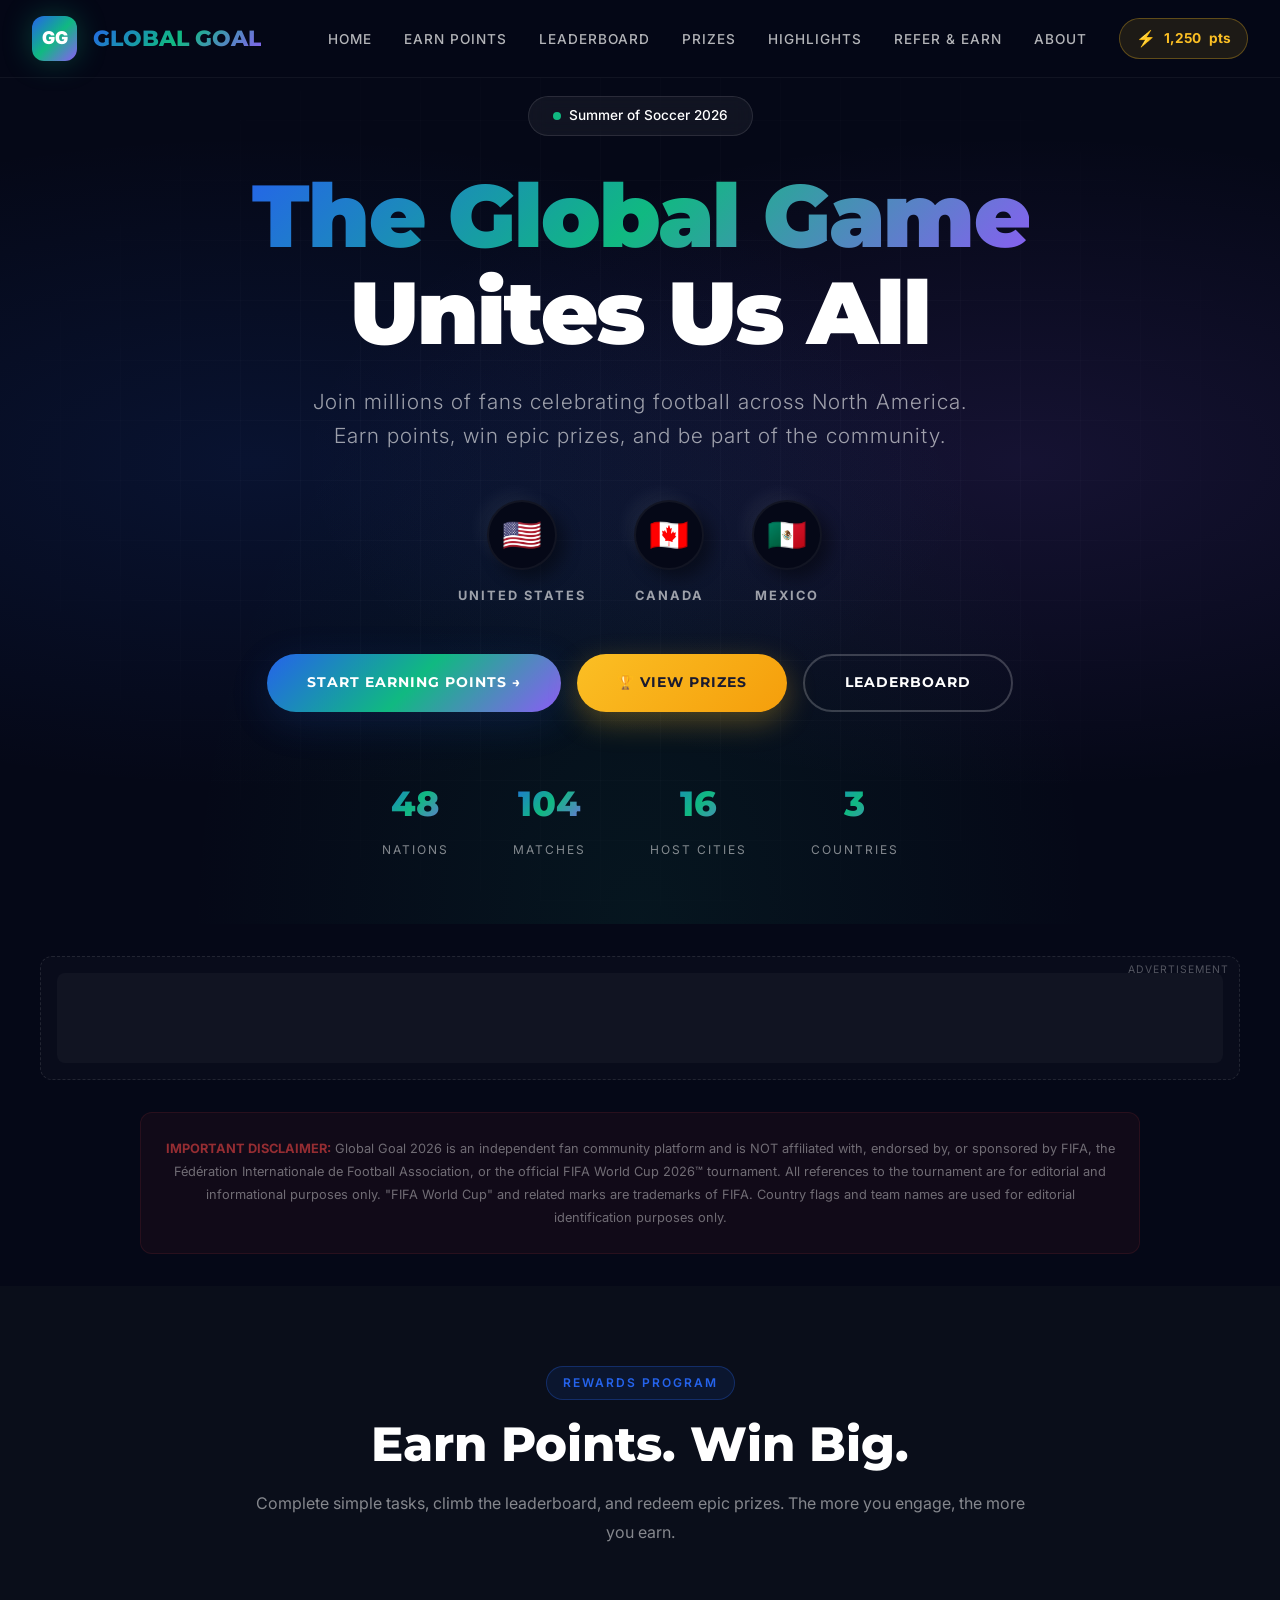
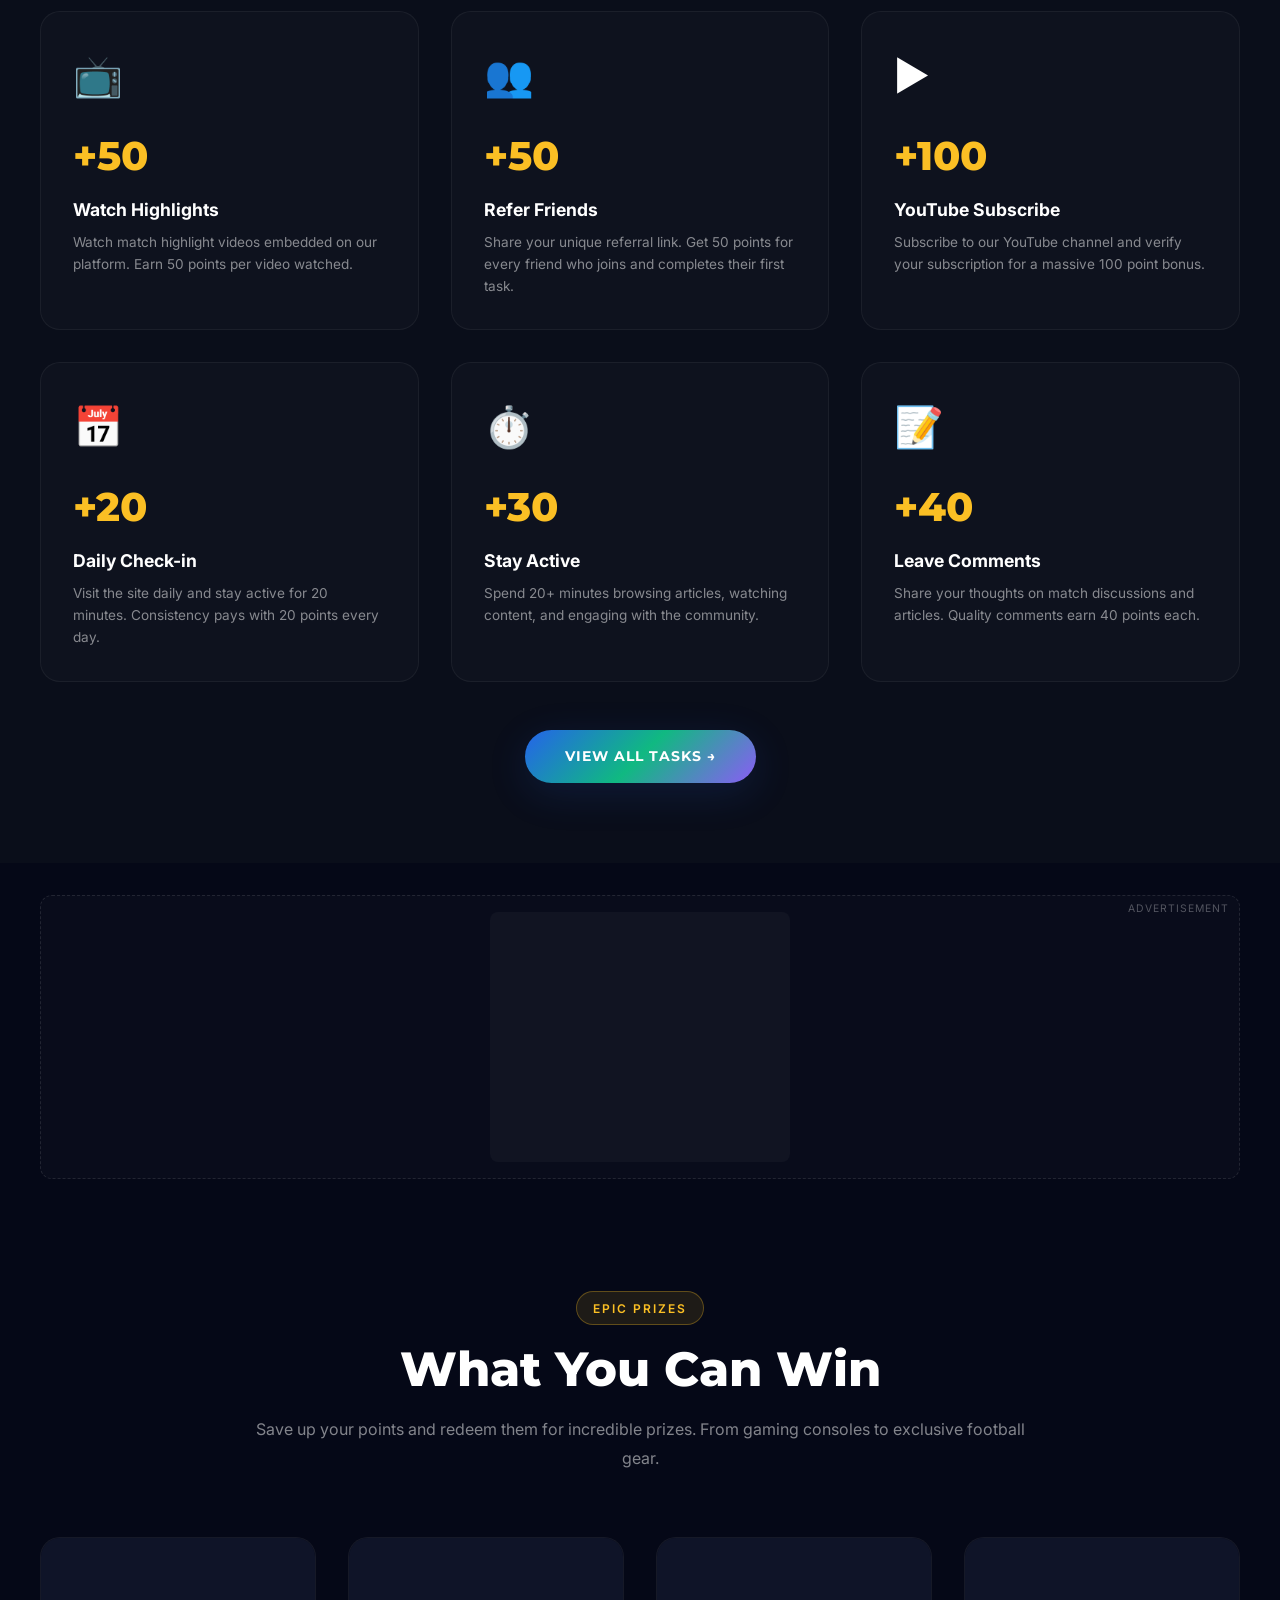
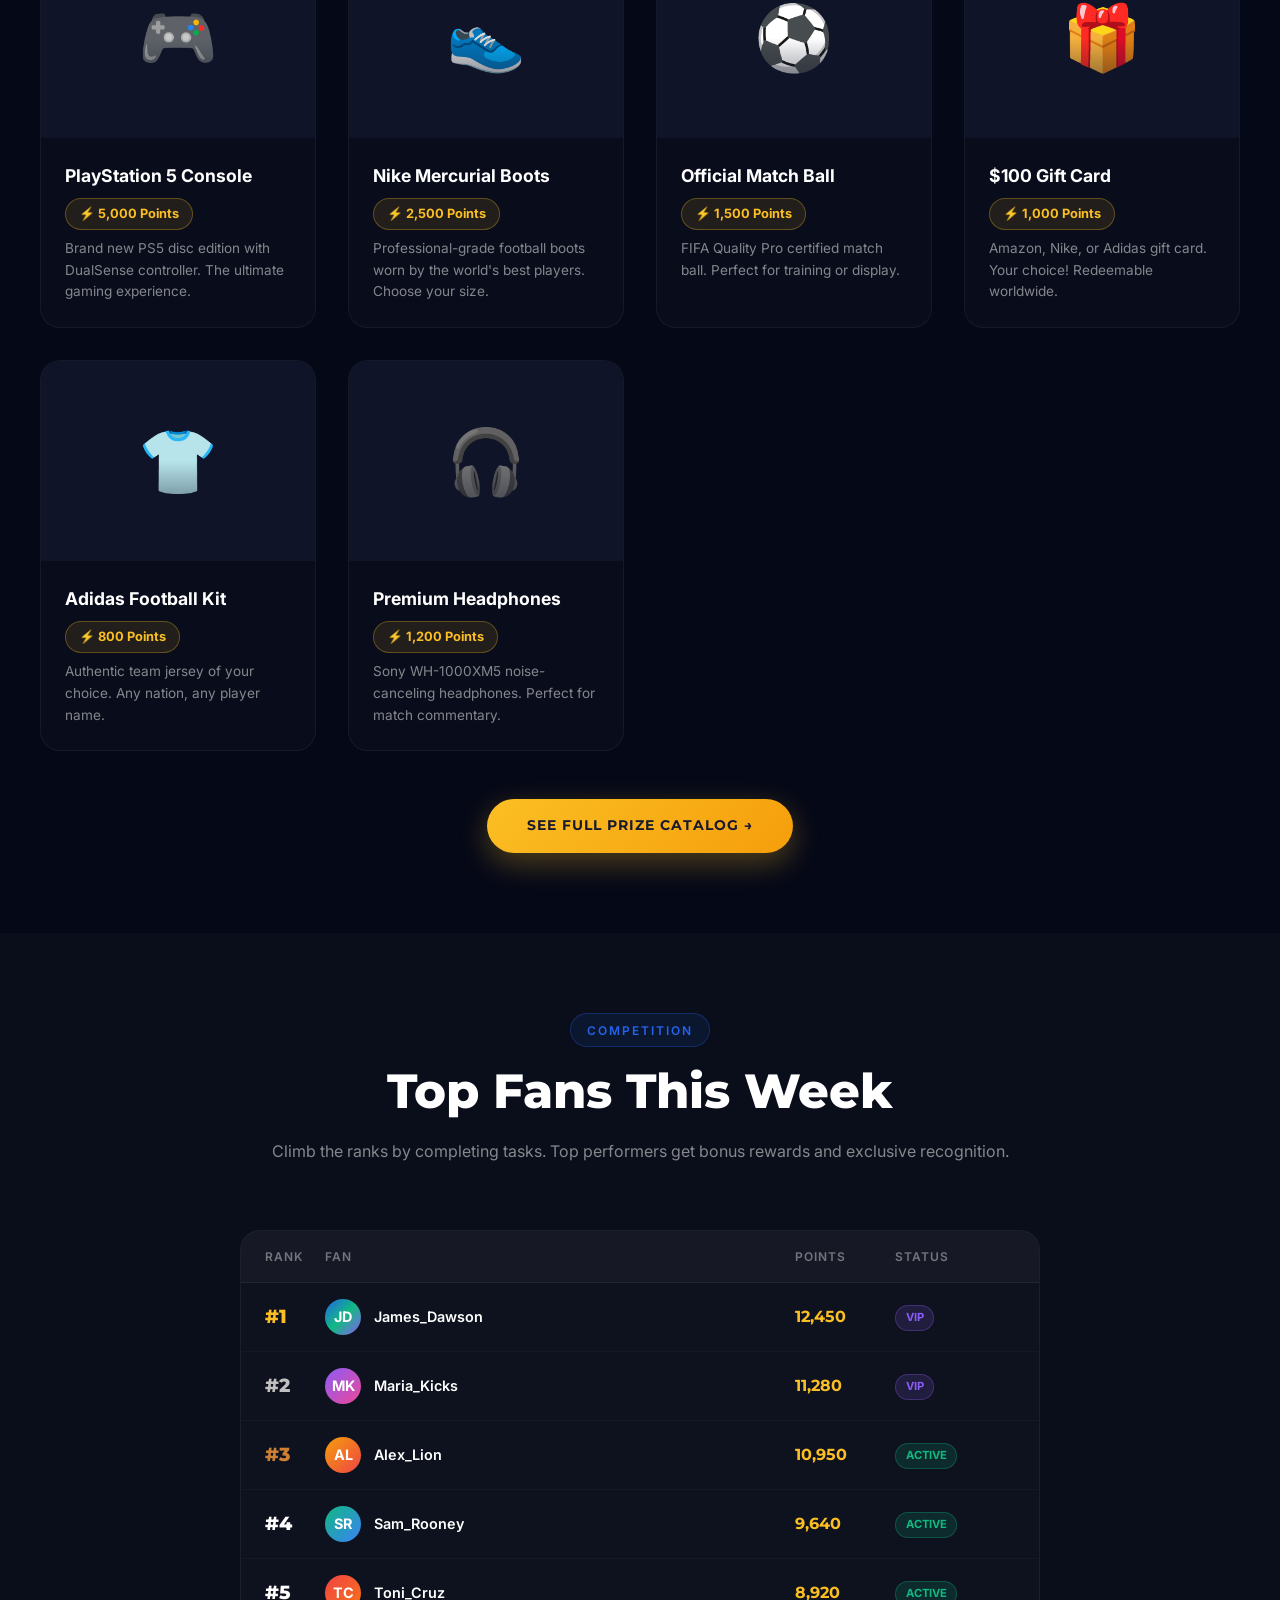
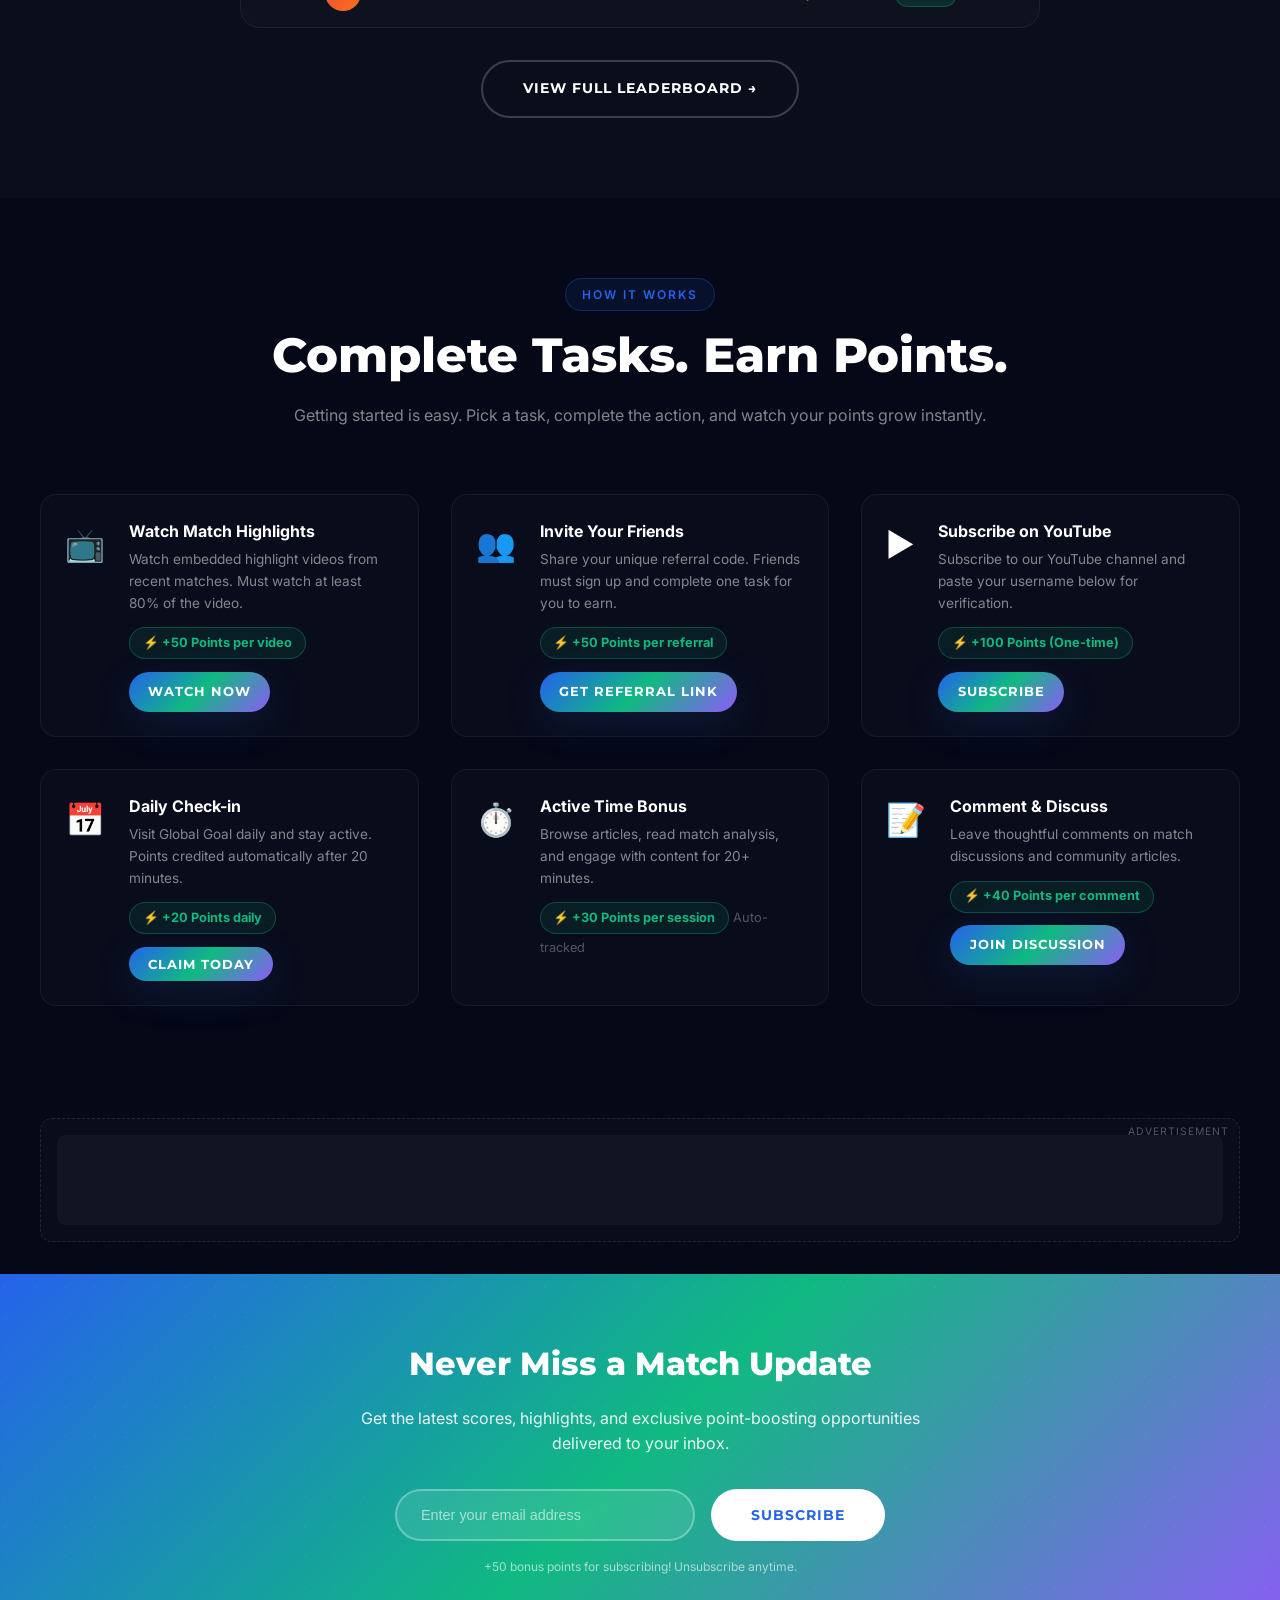
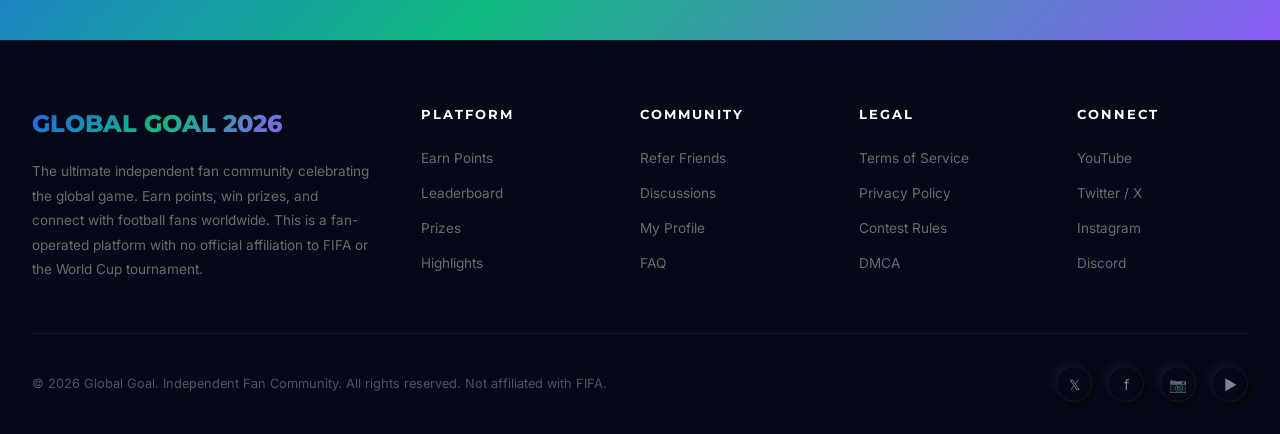
<file: index.html>
<!DOCTYPE html>
<html lang="en">
<head>
    <meta charset="UTF-8">
    <meta name="viewport" content="width=device-width, initial-scale=1.0">
    <title>Global Goal 2026 | Summer of Soccer Fan Hub</title>
    <meta name="description" content="Join the ultimate football fan community. Earn points, win prizes, watch highlights, and celebrate the global game together.">
    <link href="https://fonts.googleapis.com/css2?family=Montserrat:wght@300;400;600;700;800;900&family=Inter:wght@300;400;500;600;700&display=swap" rel="stylesheet">
    <link rel="stylesheet" href="css/style.css">
    <!-- Google AdSense -->
    <script async src="https://pagead2.googlesyndication.com/pagead/js/adsbygoogle.js?client=ca-pub-XXXXXXXXXXXXXXXX" crossorigin="anonymous"></script>
</head>
<body>

    <!-- Navigation -->
    <nav id="navbar">
        <div class="nav-container">
            <a href="index.html" class="logo">
                <div class="logo-icon">GG</div>
                <span class="logo-text">GLOBAL GOAL</span>
            </a>
            <ul class="nav-links">
                <li><a href="index.html">Home</a></li>
                <li><a href="pages/earn-points.html">Earn Points</a></li>
                <li><a href="pages/leaderboard.html">Leaderboard</a></li>
                <li><a href="pages/prizes.html">Prizes</a></li>
                <li><a href="pages/highlights.html">Highlights</a></li>
                <li><a href="pages/referral.html">Refer & Earn</a></li>
                <li><a href="pages/about.html">About</a></li>
                <li><div class="user-points" onclick="location.href='pages/profile.html'">
                    <span class="points-icon">⚡</span>
                    <span id="nav-points">1,250</span> pts
                </div></li>
            </ul>
            <button class="mobile-menu-btn" onclick="toggleMobileMenu()">☰</button>
        </div>
    </nav>

    <!-- Hero Section -->
    <section class="hero" id="home">
        <div class="hero-bg"></div>
        <div class="hero-grid"></div>
        <div class="hero-content">
            <div class="hero-badge">
                <span class="live-dot"></span>
                Summer of Soccer 2026
            </div>
            <h1>
                <span class="gradient-text">The Global Game</span><br>
                Unites Us All
            </h1>
            <p class="hero-subtitle">Join millions of fans celebrating football across North America. Earn points, win epic prizes, and be part of the community.</p>

            <div class="hero-flags">
                <div class="flag-item" onclick="exploreCity('usa')">
                    <div class="flag-circle">🇺🇸</div>
                    <span class="flag-label">United States</span>
                </div>
                <div class="flag-item" onclick="exploreCity('canada')">
                    <div class="flag-circle">🇨🇦</div>
                    <span class="flag-label">Canada</span>
                </div>
                <div class="flag-item" onclick="exploreCity('mexico')">
                    <div class="flag-circle">🇲🇽</div>
                    <span class="flag-label">Mexico</span>
                </div>
            </div>

            <div class="cta-group">
                <a href="pages/earn-points.html" class="btn btn-primary">Start Earning Points →</a>
                <a href="pages/prizes.html" class="btn btn-gold">🏆 View Prizes</a>
                <a href="pages/leaderboard.html" class="btn btn-outline">Leaderboard</a>
            </div>

            <div class="hero-stats">
                <div class="stat-item">
                    <div class="stat-number">48</div>
                    <div class="stat-label">Nations</div>
                </div>
                <div class="stat-item">
                    <div class="stat-number">104</div>
                    <div class="stat-label">Matches</div>
                </div>
                <div class="stat-item">
                    <div class="stat-number">16</div>
                    <div class="stat-label">Host Cities</div>
                </div>
                <div class="stat-item">
                    <div class="stat-number">3</div>
                    <div class="stat-label">Countries</div>
                </div>
            </div>
        </div>
    </section>

    <!-- Top Ad Banner -->
    <div class="ad-container">
        <span class="ad-label">Advertisement</span>
        <div class="ad-placeholder leaderboard">
            <!-- AdSense Leaderboard (728x90) -->
            <ins class="adsbygoogle" style="display:block" data-ad-client="ca-pub-XXXXXXXXXXXXXXXX" data-ad-slot="XXXXXXXXXX" data-ad-format="horizontal" data-full-width-responsive="true"></ins>
            <script>(adsbygoogle = window.adsbygoogle || []).push({});</script>
        </div>
    </div>

    <!-- LEGAL DISCLAIMER -->
    <div class="disclaimer">
        <strong>IMPORTANT DISCLAIMER:</strong> Global Goal 2026 is an independent fan community platform and is NOT affiliated with, endorsed by, or sponsored by FIFA, the Fédération Internationale de Football Association, or the official FIFA World Cup 2026™ tournament. All references to the tournament are for editorial and informational purposes only. "FIFA World Cup" and related marks are trademarks of FIFA. Country flags and team names are used for editorial identification purposes only.
    </div>

    <!-- Points System Preview -->
    <section class="points-preview" id="points">
        <div class="section-header fade-in">
            <span class="section-tag">Rewards Program</span>
            <h2 class="section-title">Earn Points. Win Big.</h2>
            <p class="section-desc">Complete simple tasks, climb the leaderboard, and redeem epic prizes. The more you engage, the more you earn.</p>
        </div>

        <div class="points-grid fade-in">
            <div class="point-card">
                <div class="point-icon">📺</div>
                <div class="point-value">+50</div>
                <div class="point-label">Watch Highlights</div>
                <div class="point-desc">Watch match highlight videos embedded on our platform. Earn 50 points per video watched.</div>
            </div>
            <div class="point-card">
                <div class="point-icon">👥</div>
                <div class="point-value">+50</div>
                <div class="point-label">Refer Friends</div>
                <div class="point-desc">Share your unique referral link. Get 50 points for every friend who joins and completes their first task.</div>
            </div>
            <div class="point-card">
                <div class="point-icon">▶️</div>
                <div class="point-value">+100</div>
                <div class="point-label">YouTube Subscribe</div>
                <div class="point-desc">Subscribe to our YouTube channel and verify your subscription for a massive 100 point bonus.</div>
            </div>
            <div class="point-card">
                <div class="point-icon">📅</div>
                <div class="point-value">+20</div>
                <div class="point-label">Daily Check-in</div>
                <div class="point-desc">Visit the site daily and stay active for 20 minutes. Consistency pays with 20 points every day.</div>
            </div>
            <div class="point-card">
                <div class="point-icon">⏱️</div>
                <div class="point-value">+30</div>
                <div class="point-label">Stay Active</div>
                <div class="point-desc">Spend 20+ minutes browsing articles, watching content, and engaging with the community.</div>
            </div>
            <div class="point-card">
                <div class="point-icon">📝</div>
                <div class="point-value">+40</div>
                <div class="point-label">Leave Comments</div>
                <div class="point-desc">Share your thoughts on match discussions and articles. Quality comments earn 40 points each.</div>
            </div>
        </div>

        <div style="text-align: center; margin-top: 3rem;">
            <a href="pages/earn-points.html" class="btn btn-primary">View All Tasks →</a>
        </div>
    </section>

    <!-- Mid-page Ad -->
    <div class="ad-container">
        <span class="ad-label">Advertisement</span>
        <div class="ad-placeholder medium-rect">
            <!-- AdSense Medium Rectangle (300x250) -->
            <ins class="adsbygoogle" style="display:block" data-ad-client="ca-pub-XXXXXXXXXXXXXXXX" data-ad-slot="XXXXXXXXXX" data-ad-format="rectangle"></ins>
            <script>(adsbygoogle = window.adsbygoogle || []).push({});</script>
        </div>
    </div>

    <!-- Prizes Section -->
    <section class="prizes-section" id="prizes">
        <div class="section-header fade-in">
            <span class="section-tag" style="background: rgba(251, 191, 36, 0.1); border-color: rgba(251, 191, 36, 0.3); color: var(--gg-gold);">Epic Prizes</span>
            <h2 class="section-title">What You Can Win</h2>
            <p class="section-desc">Save up your points and redeem them for incredible prizes. From gaming consoles to exclusive football gear.</p>
        </div>

        <div class="prizes-grid fade-in">
            <div class="prize-card">
                <div class="prize-image">🎮</div>
                <div class="prize-info">
                    <div class="prize-name">PlayStation 5 Console</div>
                    <div class="prize-points">⚡ 5,000 Points</div>
                    <div class="prize-desc">Brand new PS5 disc edition with DualSense controller. The ultimate gaming experience.</div>
                </div>
            </div>
            <div class="prize-card">
                <div class="prize-image">👟</div>
                <div class="prize-info">
                    <div class="prize-name">Nike Mercurial Boots</div>
                    <div class="prize-points">⚡ 2,500 Points</div>
                    <div class="prize-desc">Professional-grade football boots worn by the world's best players. Choose your size.</div>
                </div>
            </div>
            <div class="prize-card">
                <div class="prize-image">⚽</div>
                <div class="prize-info">
                    <div class="prize-name">Official Match Ball</div>
                    <div class="prize-points">⚡ 1,500 Points</div>
                    <div class="prize-desc">FIFA Quality Pro certified match ball. Perfect for training or display.</div>
                </div>
            </div>
            <div class="prize-card">
                <div class="prize-image">🎁</div>
                <div class="prize-info">
                    <div class="prize-name">$100 Gift Card</div>
                    <div class="prize-points">⚡ 1,000 Points</div>
                    <div class="prize-desc">Amazon, Nike, or Adidas gift card. Your choice! Redeemable worldwide.</div>
                </div>
            </div>
            <div class="prize-card">
                <div class="prize-image">👕</div>
                <div class="prize-info">
                    <div class="prize-name">Adidas Football Kit</div>
                    <div class="prize-points">⚡ 800 Points</div>
                    <div class="prize-desc">Authentic team jersey of your choice. Any nation, any player name.</div>
                </div>
            </div>
            <div class="prize-card">
                <div class="prize-image">🎧</div>
                <div class="prize-info">
                    <div class="prize-name">Premium Headphones</div>
                    <div class="prize-points">⚡ 1,200 Points</div>
                    <div class="prize-desc">Sony WH-1000XM5 noise-canceling headphones. Perfect for match commentary.</div>
                </div>
            </div>
        </div>

        <div style="text-align: center; margin-top: 3rem;">
            <a href="pages/prizes.html" class="btn btn-gold">See Full Prize Catalog →</a>
        </div>
    </section>

    <!-- Leaderboard Preview -->
    <section class="leaderboard-section" id="leaderboard">
        <div class="section-header fade-in">
            <span class="section-tag">Competition</span>
            <h2 class="section-title">Top Fans This Week</h2>
            <p class="section-desc">Climb the ranks by completing tasks. Top performers get bonus rewards and exclusive recognition.</p>
        </div>

        <div class="leaderboard-table fade-in">
            <div class="leaderboard-header">
                <div>Rank</div>
                <div>Fan</div>
                <div>Points</div>
                <div>Status</div>
            </div>
            <div class="leaderboard-row">
                <div class="rank gold">#1</div>
                <div class="user-info">
                    <div class="user-avatar">JD</div>
                    <span class="user-name">James_Dawson</span>
                </div>
                <div class="user-points-display">12,450</div>
                <div><span class="user-badge vip">VIP</span></div>
            </div>
            <div class="leaderboard-row">
                <div class="rank silver">#2</div>
                <div class="user-info">
                    <div class="user-avatar" style="background: linear-gradient(135deg, #8b5cf6, #ec4899);">MK</div>
                    <span class="user-name">Maria_Kicks</span>
                </div>
                <div class="user-points-display">11,280</div>
                <div><span class="user-badge vip">VIP</span></div>
            </div>
            <div class="leaderboard-row">
                <div class="rank bronze">#3</div>
                <div class="user-info">
                    <div class="user-avatar" style="background: linear-gradient(135deg, #f59e0b, #ef4444);">AL</div>
                    <span class="user-name">Alex_Lion</span>
                </div>
                <div class="user-points-display">10,950</div>
                <div><span class="user-badge active">Active</span></div>
            </div>
            <div class="leaderboard-row">
                <div class="rank">#4</div>
                <div class="user-info">
                    <div class="user-avatar" style="background: linear-gradient(135deg, #10b981, #3b82f6);">SR</div>
                    <span class="user-name">Sam_Rooney</span>
                </div>
                <div class="user-points-display">9,640</div>
                <div><span class="user-badge active">Active</span></div>
            </div>
            <div class="leaderboard-row">
                <div class="rank">#5</div>
                <div class="user-info">
                    <div class="user-avatar" style="background: linear-gradient(135deg, #ef4444, #f97316);">TC</div>
                    <span class="user-name">Toni_Cruz</span>
                </div>
                <div class="user-points-display">8,920</div>
                <div><span class="user-badge active">Active</span></div>
            </div>
        </div>

        <div style="text-align: center; margin-top: 2rem;">
            <a href="pages/leaderboard.html" class="btn btn-outline">View Full Leaderboard →</a>
        </div>
    </section>

    <!-- Tasks Section -->
    <section class="tasks-section" id="tasks">
        <div class="section-header fade-in">
            <span class="section-tag">How It Works</span>
            <h2 class="section-title">Complete Tasks. Earn Points.</h2>
            <p class="section-desc">Getting started is easy. Pick a task, complete the action, and watch your points grow instantly.</p>
        </div>

        <div class="tasks-grid fade-in">
            <div class="task-card">
                <div class="task-icon">📺</div>
                <div class="task-content">
                    <div class="task-title">Watch Match Highlights</div>
                    <div class="task-desc">Watch embedded highlight videos from recent matches. Must watch at least 80% of the video.</div>
                    <div class="task-reward">⚡ +50 Points per video</div>
                    <a href="pages/highlights.html" class="btn btn-primary task-btn">Watch Now</a>
                </div>
            </div>
            <div class="task-card">
                <div class="task-icon">👥</div>
                <div class="task-content">
                    <div class="task-title">Invite Your Friends</div>
                    <div class="task-desc">Share your unique referral code. Friends must sign up and complete one task for you to earn.</div>
                    <div class="task-reward">⚡ +50 Points per referral</div>
                    <a href="pages/referral.html" class="btn btn-primary task-btn">Get Referral Link</a>
                </div>
            </div>
            <div class="task-card">
                <div class="task-icon">▶️</div>
                <div class="task-content">
                    <div class="task-title">Subscribe on YouTube</div>
                    <div class="task-desc">Subscribe to our YouTube channel and paste your username below for verification.</div>
                    <div class="task-reward">⚡ +100 Points (One-time)</div>
                    <a href="pages/earn-points.html#youtube" class="btn btn-primary task-btn">Subscribe</a>
                </div>
            </div>
            <div class="task-card">
                <div class="task-icon">📅</div>
                <div class="task-content">
                    <div class="task-title">Daily Check-in</div>
                    <div class="task-desc">Visit Global Goal daily and stay active. Points credited automatically after 20 minutes.</div>
                    <div class="task-reward">⚡ +20 Points daily</div>
                    <button class="btn btn-primary task-btn" onclick="claimDaily()">Claim Today</button>
                </div>
            </div>
            <div class="task-card">
                <div class="task-icon">⏱️</div>
                <div class="task-content">
                    <div class="task-title">Active Time Bonus</div>
                    <div class="task-desc">Browse articles, read match analysis, and engage with content for 20+ minutes.</div>
                    <div class="task-reward">⚡ +30 Points per session</div>
                    <span style="font-size: 0.8rem; color: rgba(255,255,255,0.3);">Auto-tracked</span>
                </div>
            </div>
            <div class="task-card">
                <div class="task-icon">📝</div>
                <div class="task-content">
                    <div class="task-title">Comment & Discuss</div>
                    <div class="task-desc">Leave thoughtful comments on match discussions and community articles.</div>
                    <div class="task-reward">⚡ +40 Points per comment</div>
                    <a href="pages/community.html" class="btn btn-primary task-btn">Join Discussion</a>
                </div>
            </div>
        </div>
    </section>

    <!-- Bottom Ad -->
    <div class="ad-container">
        <span class="ad-label">Advertisement</span>
        <div class="ad-placeholder leaderboard">
            <!-- AdSense Leaderboard -->
            <ins class="adsbygoogle" style="display:block" data-ad-client="ca-pub-XXXXXXXXXXXXXXXX" data-ad-slot="XXXXXXXXXX" data-ad-format="horizontal" data-full-width-responsive="true"></ins>
            <script>(adsbygoogle = window.adsbygoogle || []).push({});</script>
        </div>
    </div>

    <!-- Newsletter -->
    <section class="newsletter-section">
        <div class="newsletter-container">
            <h2 class="newsletter-title">Never Miss a Match Update</h2>
            <p class="newsletter-desc">Get the latest scores, highlights, and exclusive point-boosting opportunities delivered to your inbox.</p>
            <form class="newsletter-form" onsubmit="handleSubscribe(event)">
                <input type="email" class="newsletter-input" placeholder="Enter your email address" required>
                <button type="submit" class="btn" style="background: white; color: var(--gg-blue);">Subscribe</button>
            </form>
            <p style="font-size: 0.75rem; opacity: 0.6; margin-top: 1rem;">+50 bonus points for subscribing! Unsubscribe anytime.</p>
        </div>
    </section>

    <!-- Footer -->
    <footer>
        <div class="footer-content">
            <div class="footer-brand">
                <span class="logo-text">GLOBAL GOAL 2026</span>
                <p>The ultimate independent fan community celebrating the global game. Earn points, win prizes, and connect with football fans worldwide. This is a fan-operated platform with no official affiliation to FIFA or the World Cup tournament.</p>
            </div>
            <div class="footer-links">
                <h4>Platform</h4>
                <ul>
                    <li><a href="pages/earn-points.html">Earn Points</a></li>
                    <li><a href="pages/leaderboard.html">Leaderboard</a></li>
                    <li><a href="pages/prizes.html">Prizes</a></li>
                    <li><a href="pages/highlights.html">Highlights</a></li>
                </ul>
            </div>
            <div class="footer-links">
                <h4>Community</h4>
                <ul>
                    <li><a href="pages/referral.html">Refer Friends</a></li>
                    <li><a href="pages/community.html">Discussions</a></li>
                    <li><a href="pages/profile.html">My Profile</a></li>
                    <li><a href="pages/faq.html">FAQ</a></li>
                </ul>
            </div>
            <div class="footer-links">
                <h4>Legal</h4>
                <ul>
                    <li><a href="pages/terms.html">Terms of Service</a></li>
                    <li><a href="pages/privacy.html">Privacy Policy</a></li>
                    <li><a href="pages/contest-rules.html">Contest Rules</a></li>
                    <li><a href="pages/dmca.html">DMCA</a></li>
                </ul>
            </div>
            <div class="footer-links">
                <h4>Connect</h4>
                <ul>
                    <li><a href="#" target="_blank">YouTube</a></li>
                    <li><a href="#" target="_blank">Twitter / X</a></li>
                    <li><a href="#" target="_blank">Instagram</a></li>
                    <li><a href="#" target="_blank">Discord</a></li>
                </ul>
            </div>
        </div>
        <div class="footer-bottom">
            <p>© 2026 Global Goal. Independent Fan Community. All rights reserved. Not affiliated with FIFA.</p>
            <div class="social-links">
                <a href="#" target="_blank">𝕏</a>
                <a href="#" target="_blank">f</a>
                <a href="#" target="_blank">📷</a>
                <a href="#" target="_blank">▶</a>
            </div>
        </div>
    </footer>

    <script src="js/main.js"></script>
</body>
</html>
</file>
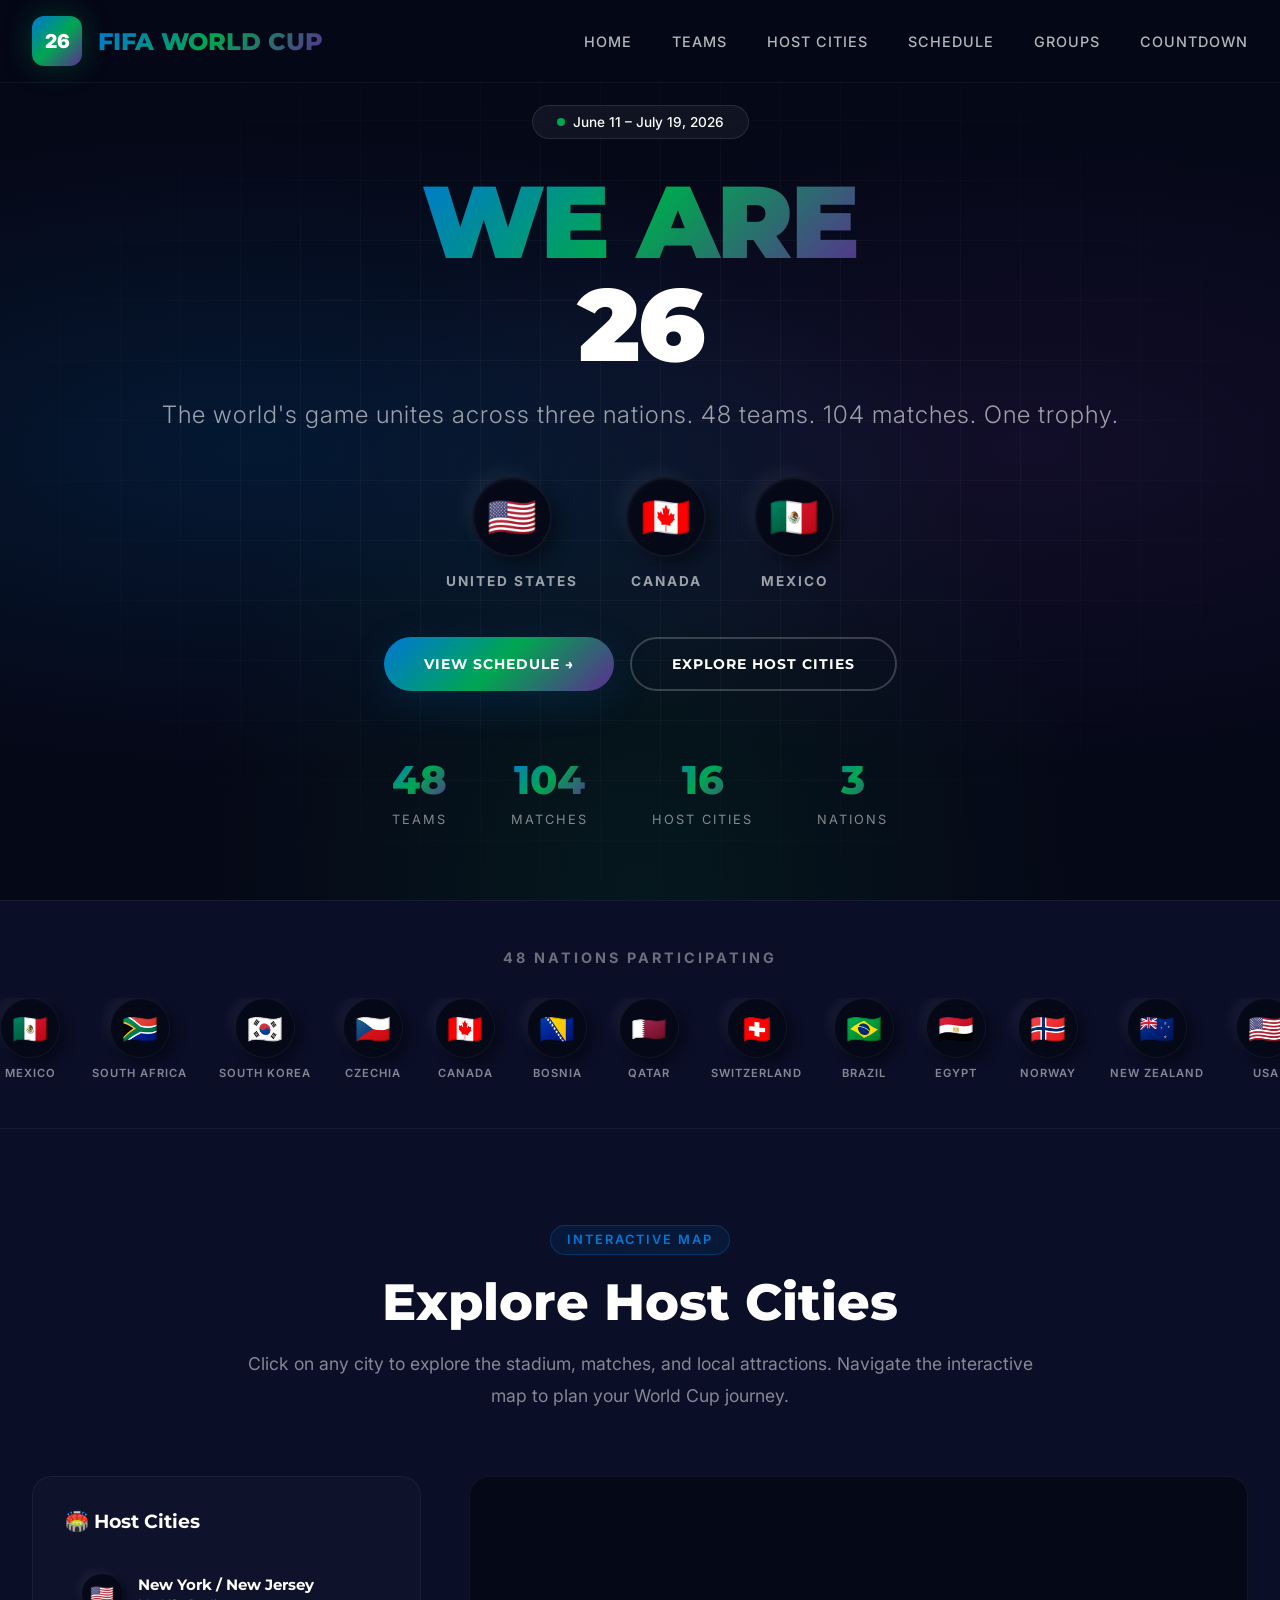
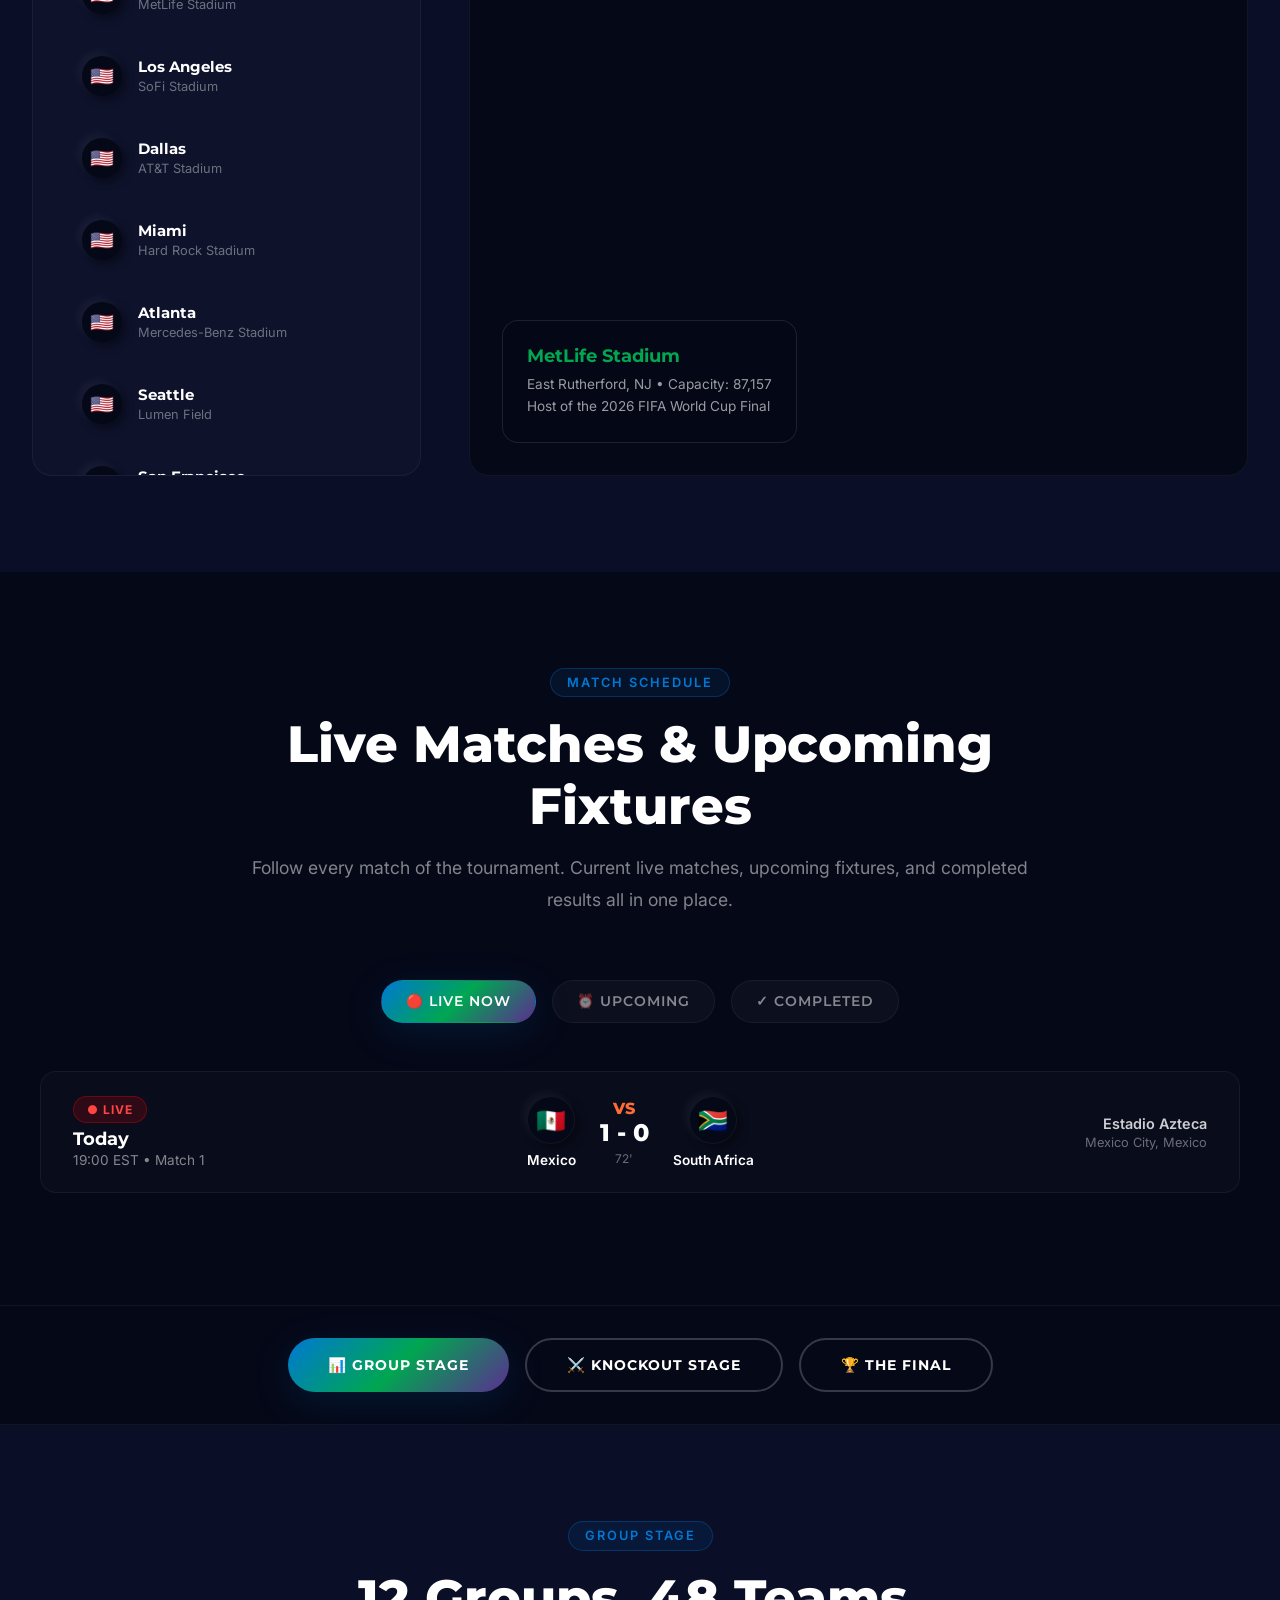
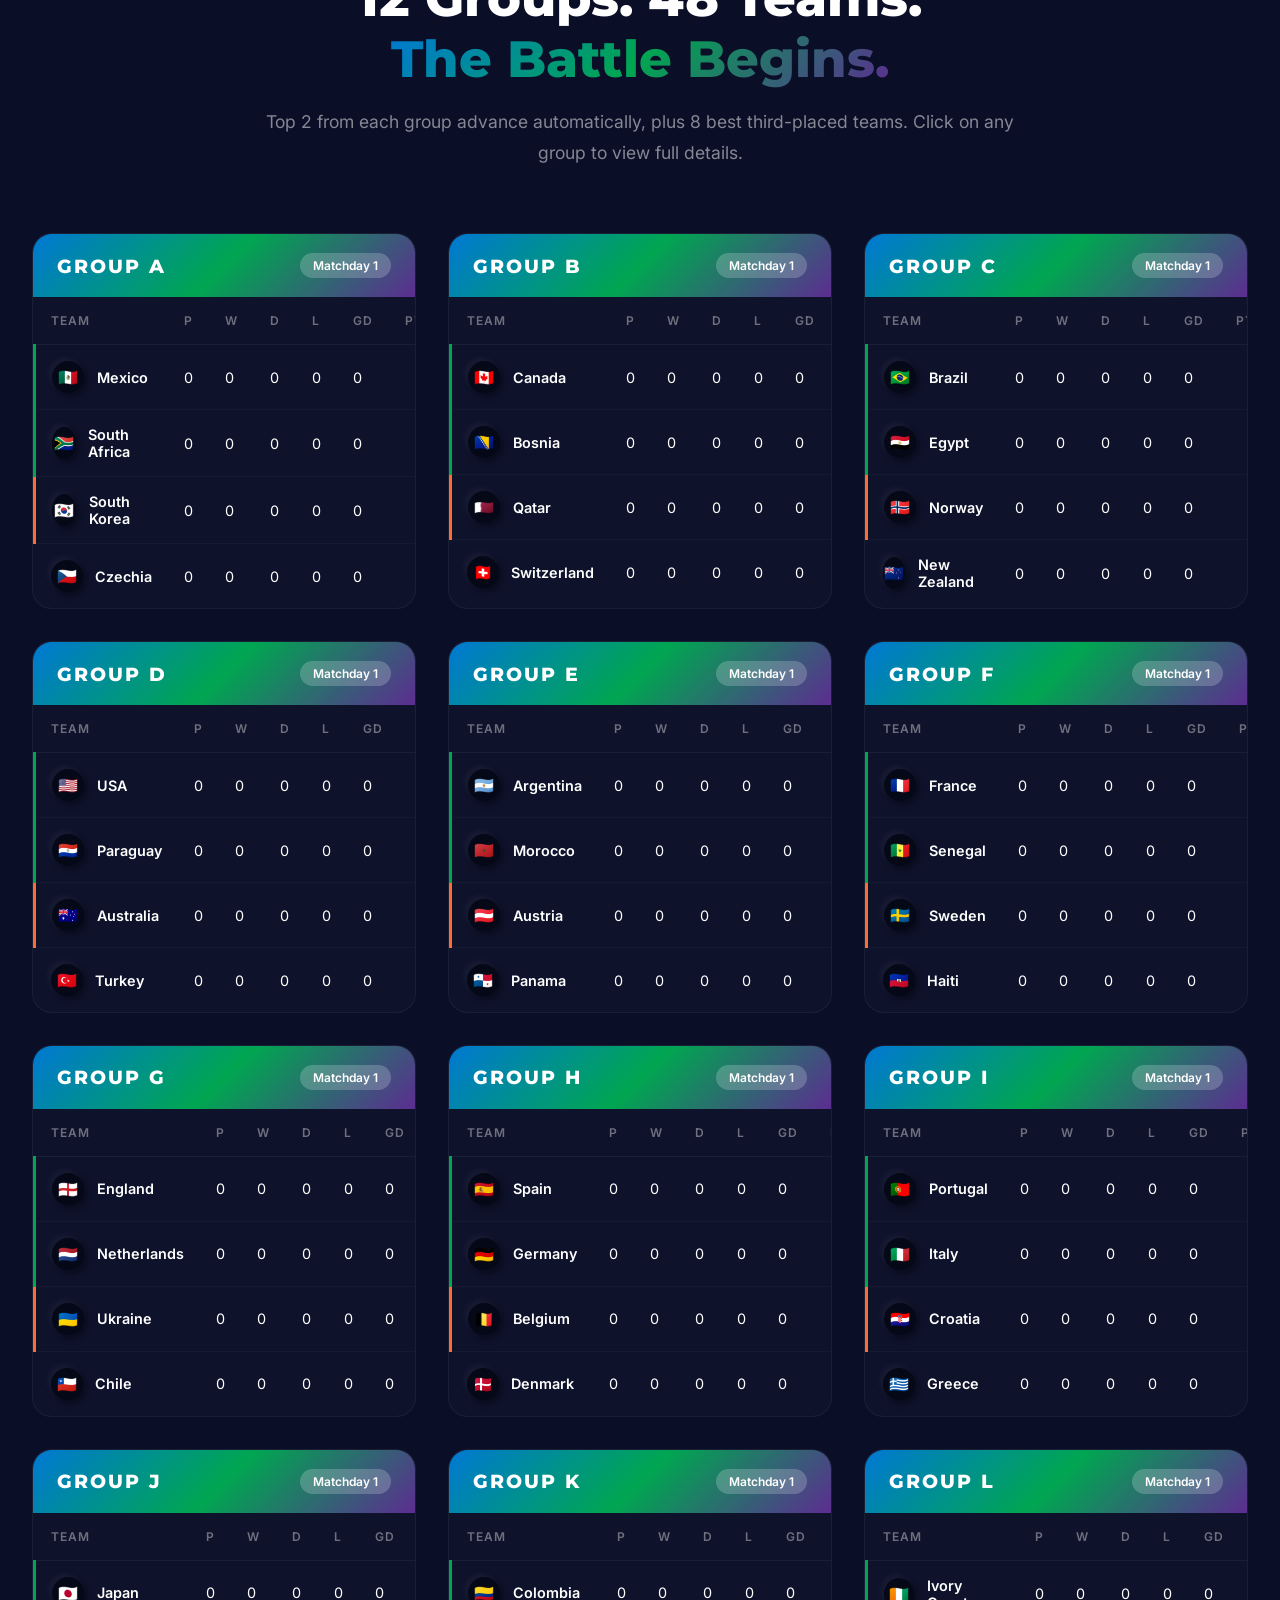
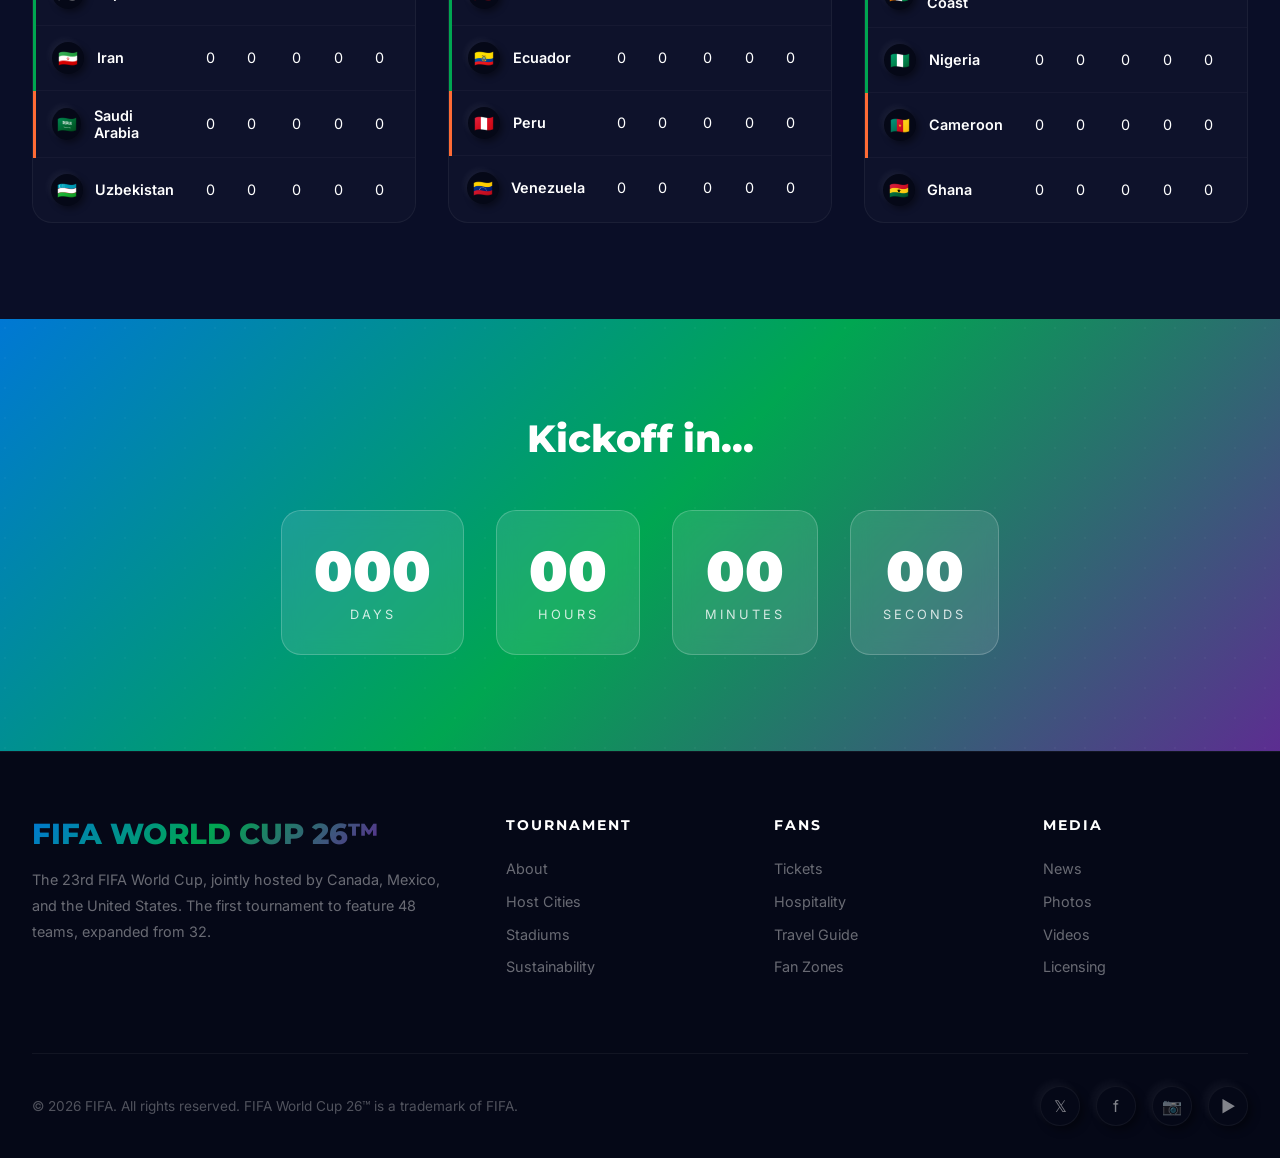
<file: indexx.html>
<!DOCTYPE html>
<html lang="en">
<head>
    <meta charset="UTF-8">
    <meta name="viewport" content="width=device-width, initial-scale=1.0">
    <title>FIFA World Cup 26™ | United States • Canada • Mexico</title>
    <link href="https://fonts.googleapis.com/css2?family=Montserrat:wght@300;400;600;700;800;900&family=Inter:wght@300;400;500;600;700&display=swap" rel="stylesheet">
    <style>
        :root {
            --wc-blue: #0078D4;
            --wc-green: #00A651;
            --wc-purple: #5C2D91;
            --wc-dark: #0a0e27;
            --wc-darker: #050817;
            --wc-card: #0f1428;
            --wc-accent: #ff6b35;
            --gradient-primary: linear-gradient(135deg, #0078D4 0%, #00A651 50%, #5C2D91 100%);
            --gradient-gold: linear-gradient(135deg, #FFD700 0%, #FFA500 100%);
            --shadow-sharp: 0 10px 40px rgba(0, 120, 212, 0.15);
            --shadow-glow: 0 0 30px rgba(0, 166, 81, 0.3);
            --neumorphic-light: rgba(255, 255, 255, 0.05);
            --neumorphic-shadow: rgba(0, 0, 0, 0.4);
        }

        * { margin: 0; padding: 0; box-sizing: border-box; }
        html { scroll-behavior: smooth; }
        body { font-family: 'Inter', sans-serif; background: var(--wc-darker); color: #ffffff; overflow-x: hidden; }
        h1, h2, h3, h4, .brand-font { font-family: 'Montserrat', sans-serif; }

        /* Navigation */
        nav {
            position: fixed; top: 0; width: 100%; z-index: 1000;
            background: rgba(5, 8, 23, 0.9); backdrop-filter: blur(20px);
            border-bottom: 1px solid rgba(255, 255, 255, 0.05); transition: all 0.3s ease;
        }
        nav.scrolled { background: rgba(5, 8, 23, 0.98); box-shadow: 0 4px 30px rgba(0, 0, 0, 0.5); }
        .nav-container { max-width: 1400px; margin: 0 auto; padding: 1rem 2rem; display: flex; justify-content: space-between; align-items: center; }
        .logo { display: flex; align-items: center; gap: 1rem; text-decoration: none; }
        .logo-icon {
            width: 50px; height: 50px; background: var(--gradient-primary); border-radius: 12px;
            display: flex; align-items: center; justify-content: center; font-weight: 900;
            font-size: 1.2rem; color: white; box-shadow: var(--shadow-glow);
        }
        .logo-text {
            font-family: 'Montserrat', sans-serif; font-weight: 800; font-size: 1.5rem;
            background: var(--gradient-primary); -webkit-background-clip: text;
            -webkit-text-fill-color: transparent; background-clip: text;
        }
        .nav-links { display: flex; gap: 2.5rem; list-style: none; }
        .nav-links a {
            color: rgba(255, 255, 255, 0.7); text-decoration: none; font-weight: 500;
            font-size: 0.9rem; text-transform: uppercase; letter-spacing: 1px;
            transition: all 0.3s ease; position: relative;
        }
        .nav-links a::after {
            content: ''; position: absolute; bottom: -5px; left: 0; width: 0; height: 2px;
            background: var(--gradient-primary); transition: width 0.3s ease;
        }
        .nav-links a:hover { color: #ffffff; }
        .nav-links a:hover::after { width: 100%; }
        .mobile-menu-btn { display: none; background: none; border: none; color: white; font-size: 1.5rem; cursor: pointer; }

        /* Hero Section */
        .hero {
            min-height: 100vh; display: flex; align-items: center; justify-content: center;
            position: relative; overflow: hidden; padding: 6rem 2rem 4rem;
        }
        .hero-bg {
            position: absolute; top: 0; left: 0; width: 100%; height: 100%;
            background: 
                radial-gradient(ellipse at 20% 50%, rgba(0, 120, 212, 0.15) 0%, transparent 50%),
                radial-gradient(ellipse at 80% 50%, rgba(92, 45, 145, 0.15) 0%, transparent 50%),
                radial-gradient(ellipse at 50% 100%, rgba(0, 166, 81, 0.1) 0%, transparent 50%),
                var(--wc-darker); z-index: 1;
        }
        .hero-grid {
            position: absolute; top: 0; left: 0; width: 100%; height: 100%;
            background-image: 
                linear-gradient(rgba(255, 255, 255, 0.03) 1px, transparent 1px),
                linear-gradient(90deg, rgba(255, 255, 255, 0.03) 1px, transparent 1px);
            background-size: 60px 60px; z-index: 2;
            mask-image: radial-gradient(ellipse at center, black 40%, transparent 80%);
        }
        .hero-content { position: relative; z-index: 10; text-align: center; max-width: 1000px; }
        .hero-badge {
            display: inline-flex; align-items: center; gap: 0.5rem;
            padding: 0.5rem 1.5rem; background: rgba(255, 255, 255, 0.05);
            border: 1px solid rgba(255, 255, 255, 0.1); border-radius: 50px;
            font-size: 0.85rem; font-weight: 500; margin-bottom: 2rem; backdrop-filter: blur(10px);
        }
        .hero-badge .live-dot { width: 8px; height: 8px; background: #00A651; border-radius: 50%; animation: pulse 2s infinite; }
        @keyframes pulse { 0%, 100% { opacity: 1; transform: scale(1); } 50% { opacity: 0.5; transform: scale(1.2); } }
        .hero h1 { font-size: clamp(3rem, 8vw, 7rem); font-weight: 900; line-height: 1; margin-bottom: 1.5rem; letter-spacing: -2px; }
        .hero h1 .gradient-text { background: var(--gradient-primary); -webkit-background-clip: text; -webkit-text-fill-color: transparent; background-clip: text; }
        .hero-subtitle { font-size: clamp(1rem, 2vw, 1.5rem); color: rgba(255, 255, 255, 0.6); margin-bottom: 3rem; font-weight: 300; letter-spacing: 1px; }

        /* Neumorphic Round Flags - Host Nations */
        .hero-flags { display: flex; justify-content: center; gap: 3rem; margin-bottom: 3rem; flex-wrap: wrap; }
        .flag-item { display: flex; flex-direction: column; align-items: center; gap: 1rem; cursor: pointer; transition: transform 0.3s ease; }
        .flag-item:hover { transform: translateY(-5px); }
        .flag-circle {
            width: 80px; height: 80px; border-radius: 50%; display: flex; align-items: center; justify-content: center;
            font-size: 2.5rem; background: var(--wc-darker);
            box-shadow: 
                8px 8px 16px var(--neumorphic-shadow),
                -8px -8px 16px var(--neumorphic-light),
                inset 2px 2px 4px rgba(255,255,255,0.02);
            border: 2px solid rgba(255, 255, 255, 0.05); transition: all 0.4s ease; position: relative; overflow: hidden;
        }
        .flag-circle::before {
            content: ''; position: absolute; top: -50%; left: -50%; width: 200%; height: 200%;
            background: radial-gradient(circle, rgba(255,255,255,0.1) 0%, transparent 70%); opacity: 0; transition: opacity 0.4s ease;
        }
        .flag-item:hover .flag-circle {
            box-shadow: 
                12px 12px 24px var(--neumorphic-shadow),
                -12px -12px 24px var(--neumorphic-light),
                0 0 20px rgba(0, 166, 81, 0.3);
            border-color: rgba(0, 166, 81, 0.3); transform: scale(1.05);
        }
        .flag-item:hover .flag-circle::before { opacity: 1; }
        .flag-label { font-size: 0.85rem; font-weight: 700; text-transform: uppercase; letter-spacing: 2px; color: rgba(255, 255, 255, 0.6); transition: color 0.3s ease; }
        .flag-item:hover .flag-label { color: var(--wc-green); }

        .cta-group { display: flex; gap: 1rem; justify-content: center; flex-wrap: wrap; }
        .btn {
            padding: 1rem 2.5rem; border-radius: 50px; font-family: 'Montserrat', sans-serif; font-weight: 700;
            font-size: 0.9rem; text-transform: uppercase; letter-spacing: 1px; cursor: pointer;
            transition: all 0.3s ease; text-decoration: none; display: inline-flex; align-items: center; gap: 0.5rem; border: none;
        }
        .btn-primary { background: var(--gradient-primary); color: white; box-shadow: var(--shadow-sharp); }
        .btn-primary:hover { transform: translateY(-2px); box-shadow: 0 15px 50px rgba(0, 120, 212, 0.3); }
        .btn-outline { background: transparent; color: white; border: 2px solid rgba(255, 255, 255, 0.2); }
        .btn-outline:hover { border-color: var(--wc-green); background: rgba(0, 166, 81, 0.1); }

        .hero-stats { display: flex; justify-content: center; gap: 4rem; margin-top: 4rem; flex-wrap: wrap; }
        .stat-item { text-align: center; }
        .stat-number { font-family: 'Montserrat', sans-serif; font-size: 2.5rem; font-weight: 800; background: var(--gradient-primary); -webkit-background-clip: text; -webkit-text-fill-color: transparent; background-clip: text; }
        .stat-label { font-size: 0.8rem; color: rgba(255, 255, 255, 0.5); text-transform: uppercase; letter-spacing: 2px; margin-top: 0.5rem; }

        /* Sliding Flags Ticker */
        .flags-ticker-section { background: var(--wc-dark); padding: 3rem 0; overflow: hidden; border-top: 1px solid rgba(255, 255, 255, 0.05); border-bottom: 1px solid rgba(255, 255, 255, 0.05); }
        .ticker-title { text-align: center; font-size: 0.9rem; font-weight: 700; text-transform: uppercase; letter-spacing: 3px; color: rgba(255, 255, 255, 0.4); margin-bottom: 2rem; }
        .ticker-wrapper { position: relative; width: 100%; overflow: hidden; }
        .ticker-track { display: flex; gap: 2rem; animation: ticker-scroll 40s linear infinite; width: max-content; }
        .ticker-track:hover { animation-play-state: paused; }
        @keyframes ticker-scroll { 0% { transform: translateX(0); } 100% { transform: translateX(-50%); } }
        .ticker-flag { flex-shrink: 0; display: flex; flex-direction: column; align-items: center; gap: 0.5rem; cursor: pointer; transition: transform 0.3s ease; }
        .ticker-flag:hover { transform: scale(1.1); }
        .ticker-flag-circle {
            width: 60px; height: 60px; border-radius: 50%; display: flex; align-items: center; justify-content: center;
            font-size: 1.8rem; background: var(--wc-darker);
            box-shadow: 6px 6px 12px var(--neumorphic-shadow), -6px -6px 12px var(--neumorphic-light);
            border: 1px solid rgba(255, 255, 255, 0.05); transition: all 0.3s ease;
        }
        .ticker-flag:hover .ticker-flag-circle {
            box-shadow: 8px 8px 16px var(--neumorphic-shadow), -8px -8px 16px var(--neumorphic-light), 0 0 15px rgba(0, 120, 212, 0.2);
            border-color: rgba(0, 120, 212, 0.3);
        }
        .ticker-flag-name { font-size: 0.7rem; font-weight: 600; text-transform: uppercase; letter-spacing: 1px; color: rgba(255, 255, 255, 0.5); white-space: nowrap; }

        /* Section Styles */
        section { padding: 6rem 2rem; position: relative; }
        .section-header { text-align: center; max-width: 800px; margin: 0 auto 4rem; }
        .section-tag {
            display: inline-block; padding: 0.4rem 1rem; background: rgba(0, 120, 212, 0.1);
            border: 1px solid rgba(0, 120, 212, 0.3); border-radius: 50px; color: var(--wc-blue);
            font-size: 0.8rem; font-weight: 600; text-transform: uppercase; letter-spacing: 2px; margin-bottom: 1rem;
        }
        .section-title { font-size: clamp(2rem, 4vw, 3.5rem); font-weight: 800; margin-bottom: 1rem; line-height: 1.2; }
        .section-desc { color: rgba(255, 255, 255, 0.5); font-size: 1.1rem; line-height: 1.8; }

        /* Interactive Map Section */
        .map-section { background: var(--wc-dark); }
        .map-container { max-width: 1400px; margin: 0 auto; display: grid; grid-template-columns: 1fr 2fr; gap: 3rem; align-items: start; }
        .cities-sidebar {
            background: rgba(255, 255, 255, 0.02); border: 1px solid rgba(255, 255, 255, 0.05);
            border-radius: 20px; padding: 2rem; max-height: 600px; overflow-y: auto;
        }
        .cities-sidebar h3 { font-size: 1.2rem; margin-bottom: 1.5rem; display: flex; align-items: center; gap: 0.5rem; }
        .city-list-item {
            display: flex; align-items: center; gap: 1rem; padding: 1rem; margin-bottom: 0.5rem;
            border-radius: 12px; cursor: pointer; transition: all 0.3s ease; border: 1px solid transparent;
        }
        .city-list-item:hover, .city-list-item.active { background: rgba(0, 120, 212, 0.1); border-color: rgba(0, 120, 212, 0.2); }
        .city-list-flag {
            width: 40px; height: 40px; border-radius: 50%; display: flex; align-items: center; justify-content: center;
            font-size: 1.2rem; background: var(--wc-darker);
            box-shadow: 4px 4px 8px var(--neumorphic-shadow), -4px -4px 8px var(--neumorphic-light);
        }
        .city-list-info h4 { font-size: 0.95rem; margin-bottom: 0.2rem; }
        .city-list-info p { font-size: 0.8rem; color: rgba(255, 255, 255, 0.4); }
        .map-frame {
            background: var(--wc-darker); border-radius: 20px; overflow: hidden;
            border: 1px solid rgba(255, 255, 255, 0.05); position: relative; height: 600px;
        }
        .map-frame iframe { width: 100%; height: 100%; border: none; filter: invert(0.9) hue-rotate(180deg) saturate(0.5); }
        .map-overlay {
            position: absolute; bottom: 2rem; left: 2rem; background: rgba(5, 8, 23, 0.9);
            backdrop-filter: blur(10px); padding: 1.5rem; border-radius: 16px;
            border: 1px solid rgba(255, 255, 255, 0.1); max-width: 300px;
        }
        .map-overlay h4 { font-size: 1.1rem; margin-bottom: 0.5rem; color: var(--wc-green); }
        .map-overlay p { font-size: 0.85rem; color: rgba(255, 255, 255, 0.6); line-height: 1.6; }

        /* Schedule Section */
        .schedule-section { background: var(--wc-darker); }
        .schedule-container { max-width: 1200px; margin: 0 auto; }
        .schedule-tabs { display: flex; justify-content: center; gap: 1rem; margin-bottom: 3rem; flex-wrap: wrap; }
        .schedule-tab {
            padding: 0.8rem 1.5rem; background: rgba(255, 255, 255, 0.03);
            border: 1px solid rgba(255, 255, 255, 0.05); border-radius: 50px;
            color: rgba(255, 255, 255, 0.5); font-family: 'Montserrat', sans-serif;
            font-weight: 600; font-size: 0.85rem; cursor: pointer; transition: all 0.3s ease;
            text-transform: uppercase; letter-spacing: 1px;
        }
        .schedule-tab.active { background: var(--gradient-primary); border-color: transparent; color: white; box-shadow: var(--shadow-sharp); }
        .schedule-tab:hover:not(.active) { border-color: rgba(255, 255, 255, 0.2); color: white; }

        .match-card {
            background: rgba(255, 255, 255, 0.02); border: 1px solid rgba(255, 255, 255, 0.05);
            border-radius: 16px; padding: 1.5rem 2rem; margin-bottom: 1rem;
            display: grid; grid-template-columns: 1.5fr 2fr 1.5fr; align-items: center; gap: 2rem; transition: all 0.3s ease;
        }
        .match-card:hover { background: rgba(255, 255, 255, 0.04); border-color: rgba(0, 120, 212, 0.2); transform: translateX(5px); }
        .match-status {
            display: inline-flex; align-items: center; gap: 0.4rem;
            padding: 0.3rem 0.8rem; border-radius: 50px; font-size: 0.75rem;
            font-weight: 700; text-transform: uppercase; letter-spacing: 1px;
        }
        .match-status.live { background: rgba(255, 0, 0, 0.15); color: #ff4444; border: 1px solid rgba(255, 0, 0, 0.3); }
        .match-status.upcoming { background: rgba(0, 166, 81, 0.15); color: var(--wc-green); border: 1px solid rgba(0, 166, 81, 0.3); }
        .match-status.finished { background: rgba(255, 255, 255, 0.05); color: rgba(255, 255, 255, 0.4); border: 1px solid rgba(255, 255, 255, 0.1); }
        .match-time { font-size: 0.85rem; color: rgba(255, 255, 255, 0.5); margin-top: 0.3rem; }
        .match-time .day { display: block; font-family: 'Montserrat', sans-serif; font-weight: 700; font-size: 1.1rem; color: white; margin-bottom: 0.2rem; }
        .match-teams { display: flex; align-items: center; justify-content: center; gap: 1.5rem; }
        .team-display { display: flex; flex-direction: column; align-items: center; gap: 0.5rem; }
        .team-flag-display {
            width: 48px; height: 48px; border-radius: 50%; display: flex; align-items: center; justify-content: center;
            font-size: 1.5rem; background: var(--wc-darker);
            box-shadow: 4px 4px 8px var(--neumorphic-shadow), -4px -4px 8px var(--neumorphic-light);
            border: 1px solid rgba(255, 255, 255, 0.05);
        }
        .team-name-display { font-size: 0.85rem; font-weight: 600; }
        .vs-display { font-family: 'Montserrat', sans-serif; font-weight: 800; color: var(--wc-accent); font-size: 1rem; }
        .score-display { font-family: 'Montserrat', sans-serif; font-size: 1.5rem; font-weight: 800; color: white; }
        .match-venue-info { text-align: right; }
        .match-venue-info .stadium { font-weight: 600; color: rgba(255, 255, 255, 0.8); margin-bottom: 0.2rem; font-size: 0.9rem; }
        .match-venue-info .city { font-size: 0.8rem; color: rgba(255, 255, 255, 0.4); }

        /* Group Stage Tables */
        .groups-section { background: var(--wc-dark); }
        .groups-grid { max-width: 1400px; margin: 0 auto; display: grid; grid-template-columns: repeat(auto-fit, minmax(380px, 1fr)); gap: 2rem; }
        .group-card {
            background: rgba(255, 255, 255, 0.02); border: 1px solid rgba(255, 255, 255, 0.05);
            border-radius: 20px; overflow: hidden; transition: all 0.4s ease; cursor: pointer;
        }
        .group-card:hover { border-color: rgba(0, 120, 212, 0.2); box-shadow: 0 10px 40px rgba(0, 0, 0, 0.3); }
        .group-header {
            background: var(--gradient-primary); padding: 1.2rem 1.5rem;
            display: flex; justify-content: space-between; align-items: center;
        }
        .group-header h3 { font-size: 1.2rem; font-weight: 800; text-transform: uppercase; letter-spacing: 2px; }
        .group-header .group-status { font-size: 0.75rem; padding: 0.3rem 0.8rem; background: rgba(255, 255, 255, 0.2); border-radius: 50px; font-weight: 600; }
        .group-table { width: 100%; border-collapse: collapse; }
        .group-table th {
            padding: 1rem; text-align: left; font-size: 0.75rem; font-weight: 600;
            text-transform: uppercase; letter-spacing: 1px; color: rgba(255, 255, 255, 0.4);
            border-bottom: 1px solid rgba(255, 255, 255, 0.05);
        }
        .group-table th:last-child, .group-table td:last-child { text-align: right; }
        .group-table td { padding: 1rem; border-bottom: 1px solid rgba(255, 255, 255, 0.03); font-size: 0.9rem; }
        .group-table tr:last-child td { border-bottom: none; }
        .group-table tr:hover td { background: rgba(255, 255, 255, 0.02); }
        .team-cell { display: flex; align-items: center; gap: 0.8rem; }
        .team-cell .flag {
            width: 32px; height: 32px; border-radius: 50%; display: flex; align-items: center; justify-content: center;
            font-size: 1rem; background: var(--wc-darker);
            box-shadow: 3px 3px 6px var(--neumorphic-shadow), -3px -3px 6px var(--neumorphic-light);
        }
        .team-cell .name { font-weight: 600; }
        .pts-cell { font-family: 'Montserrat', sans-serif; font-weight: 800; color: var(--wc-blue); }
        .qualified { border-left: 3px solid var(--wc-green); }
        .playoff { border-left: 3px solid var(--wc-accent); }

        /* Knockout Section */
        .knockout-section { background: var(--wc-darker); display: none; }
        .knockout-section.active { display: block; }
        .bracket { max-width: 1400px; margin: 0 auto; display: grid; grid-template-columns: repeat(4, 1fr); gap: 2rem; overflow-x: auto; padding-bottom: 2rem; }
        .bracket-round { display: flex; flex-direction: column; gap: 1rem; }
        .bracket-round-title {
            text-align: center; font-size: 0.85rem; font-weight: 700; text-transform: uppercase;
            letter-spacing: 2px; color: rgba(255, 255, 255, 0.5); margin-bottom: 1rem;
            padding-bottom: 1rem; border-bottom: 1px solid rgba(255, 255, 255, 0.1);
        }
        .bracket-match {
            background: rgba(255, 255, 255, 0.02); border: 1px solid rgba(255, 255, 255, 0.05);
            border-radius: 12px; padding: 1rem; transition: all 0.3s ease;
        }
        .bracket-match:hover { border-color: rgba(0, 120, 212, 0.3); background: rgba(255, 255, 255, 0.04); }
        .bracket-team { display: flex; align-items: center; justify-content: space-between; padding: 0.5rem 0; }
        .bracket-team:first-child { border-bottom: 1px solid rgba(255, 255, 255, 0.05); padding-bottom: 0.8rem; margin-bottom: 0.3rem; }
        .bracket-team-info { display: flex; align-items: center; gap: 0.5rem; }
        .bracket-team-flag {
            width: 28px; height: 28px; border-radius: 50%; display: flex; align-items: center; justify-content: center;
            font-size: 0.9rem; background: var(--wc-darker);
            box-shadow: 2px 2px 4px var(--neumorphic-shadow), -2px -2px 4px var(--neumorphic-light);
        }
        .bracket-team-name { font-size: 0.85rem; font-weight: 600; }
        .bracket-score { font-family: 'Montserrat', sans-serif; font-weight: 700; font-size: 0.9rem; color: rgba(255, 255, 255, 0.6); }
        .bracket-date { text-align: center; font-size: 0.75rem; color: rgba(255, 255, 255, 0.3); margin-top: 0.5rem; padding-top: 0.5rem; border-top: 1px solid rgba(255, 255, 255, 0.05); }

        /* Final Section */
        .final-section { background: var(--wc-dark); display: none; }
        .final-section.active { display: block; }
        .final-card {
            max-width: 800px; margin: 0 auto; background: rgba(255, 255, 255, 0.02);
            border: 1px solid rgba(255, 255, 255, 0.1); border-radius: 24px; padding: 3rem;
            text-align: center; position: relative; overflow: hidden;
        }
        .final-card::before { content: ''; position: absolute; top: 0; left: 0; right: 0; height: 4px; background: var(--gradient-gold); }
        .final-badge {
            display: inline-block; padding: 0.5rem 1.5rem; background: rgba(255, 215, 0, 0.1);
            border: 1px solid rgba(255, 215, 0, 0.3); border-radius: 50px; color: #FFD700;
            font-size: 0.85rem; font-weight: 700; text-transform: uppercase; letter-spacing: 2px; margin-bottom: 2rem;
        }
        .final-teams { display: flex; justify-content: center; align-items: center; gap: 3rem; margin: 2rem 0; }
        .final-team { display: flex; flex-direction: column; align-items: center; gap: 1rem; }
        .final-team-flag {
            width: 100px; height: 100px; border-radius: 50%; display: flex; align-items: center; justify-content: center;
            font-size: 3rem; background: var(--wc-darker);
            box-shadow: 10px 10px 20px var(--neumorphic-shadow), -10px -10px 20px var(--neumorphic-light);
            border: 2px solid rgba(255, 215, 0, 0.2);
        }
        .final-team-name { font-family: 'Montserrat', sans-serif; font-size: 1.3rem; font-weight: 700; }
        .final-vs { font-family: 'Montserrat', sans-serif; font-size: 2rem; font-weight: 900; color: var(--wc-accent); }
        .final-info { margin-top: 2rem; padding-top: 2rem; border-top: 1px solid rgba(255, 255, 255, 0.05); }
        .final-info p { color: rgba(255, 255, 255, 0.5); font-size: 1rem; margin: 0.5rem 0; }

        /* Countdown Section */
        .countdown-section {
            background: var(--gradient-primary); position: relative; overflow: hidden;
        }
        .countdown-section::before {
            content: ''; position: absolute; top: -50%; left: -50%; width: 200%; height: 200%;
            background: radial-gradient(circle, rgba(255,255,255,0.1) 1px, transparent 1px);
            background-size: 30px 30px; opacity: 0.3;
        }
        .countdown-container { max-width: 1200px; margin: 0 auto; position: relative; z-index: 10; text-align: center; }
        .countdown-title { font-size: clamp(1.5rem, 3vw, 2.5rem); font-weight: 800; margin-bottom: 3rem; }
        .countdown-grid { display: flex; justify-content: center; gap: 2rem; flex-wrap: wrap; }
        .countdown-item {
            background: rgba(255, 255, 255, 0.1); backdrop-filter: blur(10px);
            border: 1px solid rgba(255, 255, 255, 0.2); border-radius: 20px; padding: 2rem; min-width: 140px;
        }
        .countdown-number { font-family: 'Montserrat', sans-serif; font-size: 3.5rem; font-weight: 900; line-height: 1; margin-bottom: 0.5rem; }
        .countdown-label { font-size: 0.8rem; text-transform: uppercase; letter-spacing: 3px; opacity: 0.8; }

        /* Footer */
        footer { background: var(--wc-darker); border-top: 1px solid rgba(255, 255, 255, 0.05); padding: 4rem 2rem 2rem; }
        .footer-content { max-width: 1400px; margin: 0 auto; display: grid; grid-template-columns: 2fr 1fr 1fr 1fr; gap: 4rem; margin-bottom: 4rem; }
        .footer-brand .logo-text { font-size: 1.8rem; margin-bottom: 1rem; display: inline-block; }
        .footer-brand p { color: rgba(255, 255, 255, 0.4); line-height: 1.8; font-size: 0.9rem; }
        .footer-links h4 { font-size: 0.9rem; font-weight: 700; text-transform: uppercase; letter-spacing: 2px; margin-bottom: 1.5rem; color: white; }
        .footer-links ul { list-style: none; }
        .footer-links li { margin-bottom: 0.8rem; }
        .footer-links a { color: rgba(255, 255, 255, 0.4); text-decoration: none; font-size: 0.9rem; transition: color 0.3s ease; }
        .footer-links a:hover { color: var(--wc-green); }
        .footer-bottom { max-width: 1400px; margin: 0 auto; padding-top: 2rem; border-top: 1px solid rgba(255, 255, 255, 0.05); display: flex; justify-content: space-between; align-items: center; flex-wrap: wrap; gap: 1rem; }
        .footer-bottom p { color: rgba(255, 255, 255, 0.3); font-size: 0.85rem; }
        .social-links { display: flex; gap: 1rem; }
        .social-links a {
            width: 40px; height: 40px; border-radius: 50%; background: var(--wc-darker);
            display: flex; align-items: center; justify-content: center; color: rgba(255, 255, 255, 0.5);
            text-decoration: none; transition: all 0.3s ease;
            box-shadow: 4px 4px 8px var(--neumorphic-shadow), -4px -4px 8px var(--neumorphic-light);
            border: 1px solid rgba(255, 255, 255, 0.05);
        }
        .social-links a:hover { background: var(--wc-blue); color: white; transform: translateY(-3px); box-shadow: 0 5px 20px rgba(0, 120, 212, 0.4); }

        /* Animations */
        .fade-in { opacity: 0; transform: translateY(30px); transition: all 0.8s ease; }
        .fade-in.visible { opacity: 1; transform: translateY(0); }

        /* Responsive */
        @media (max-width: 1024px) {
            .map-container { grid-template-columns: 1fr; }
            .cities-sidebar { max-height: 300px; }
            .footer-content { grid-template-columns: 1fr 1fr; }
            .bracket { grid-template-columns: repeat(2, 1fr); }
        }
        @media (max-width: 768px) {
            .nav-links { display: none; }
            .mobile-menu-btn { display: block; }
            .hero-stats { gap: 2rem; }
            .match-card { grid-template-columns: 1fr; gap: 1rem; text-align: center; }
            .match-venue-info { text-align: center; }
            .match-teams { justify-content: center; }
            .groups-grid { grid-template-columns: 1fr; }
            .footer-content { grid-template-columns: 1fr; gap: 2rem; }
            .countdown-item { min-width: 100px; padding: 1.5rem; }
            .countdown-number { font-size: 2.5rem; }
            .final-teams { flex-direction: column; gap: 1.5rem; }
            .bracket { grid-template-columns: 1fr; }
        }

        /* Scrollbar */
        ::-webkit-scrollbar { width: 8px; }
        ::-webkit-scrollbar-track { background: var(--wc-darker); }
        ::-webkit-scrollbar-thumb { background: var(--wc-blue); border-radius: 4px; }
        ::-webkit-scrollbar-thumb:hover { background: var(--wc-green); }

        .hidden { display: none !important; }
    </style>
</head>
<body>

    <!-- Navigation -->
    <nav id="navbar">
        <div class="nav-container">
            <a href="#" class="logo">
                <div class="logo-icon">26</div>
                <span class="logo-text">FIFA WORLD CUP</span>
            </a>
            <ul class="nav-links">
                <li><a href="#home">Home</a></li>
                <li><a href="#flags-ticker">Teams</a></li>
                <li><a href="#map">Host Cities</a></li>
                <li><a href="#schedule">Schedule</a></li>
                <li><a href="#groups">Groups</a></li>
                <li><a href="#countdown">Countdown</a></li>
            </ul>
            <button class="mobile-menu-btn">☰</button>
        </div>
    </nav>

    <!-- Hero Section -->
    <section class="hero" id="home">
        <div class="hero-bg"></div>
        <div class="hero-grid"></div>
        <div class="hero-content">
            <div class="hero-badge">
                <span class="live-dot"></span>
                June 11 – July 19, 2026
            </div>
            <h1>
                <span class="gradient-text">WE ARE</span><br>
                26
            </h1>
            <p class="hero-subtitle">The world's game unites across three nations. 48 teams. 104 matches. One trophy.</p>
            
            <div class="hero-flags">
                <div class="flag-item" onclick="exploreCity('usa')">
                    <div class="flag-circle">🇺🇸</div>
                    <span class="flag-label">United States</span>
                </div>
                <div class="flag-item" onclick="exploreCity('canada')">
                    <div class="flag-circle">🇨🇦</div>
                    <span class="flag-label">Canada</span>
                </div>
                <div class="flag-item" onclick="exploreCity('mexico')">
                    <div class="flag-circle">🇲🇽</div>
                    <span class="flag-label">Mexico</span>
                </div>
            </div>

            <div class="cta-group">
                <a href="#schedule" class="btn btn-primary">View Schedule →</a>
                <a href="#map" class="btn btn-outline">Explore Host Cities</a>
            </div>

            <div class="hero-stats">
                <div class="stat-item">
                    <div class="stat-number">48</div>
                    <div class="stat-label">Teams</div>
                </div>
                <div class="stat-item">
                    <div class="stat-number">104</div>
                    <div class="stat-label">Matches</div>
                </div>
                <div class="stat-item">
                    <div class="stat-number">16</div>
                    <div class="stat-label">Host Cities</div>
                </div>
                <div class="stat-item">
                    <div class="stat-number">3</div>
                    <div class="stat-label">Nations</div>
                </div>
            </div>
        </div>
    </section>

    <!-- Sliding Flags Ticker -->
    <section class="flags-ticker-section" id="flags-ticker">
        <div class="ticker-title">48 Nations Participating</div>
        <div class="ticker-wrapper">
            <div class="ticker-track" id="ticker-track">
                <!-- Flags populated by JS -->
            </div>
        </div>
    </section>

    <!-- Interactive Map Section -->
    <section class="map-section" id="map">
        <div class="section-header fade-in">
            <span class="section-tag">Interactive Map</span>
            <h2 class="section-title">Explore Host Cities</h2>
            <p class="section-desc">Click on any city to explore the stadium, matches, and local attractions. Navigate the interactive map to plan your World Cup journey.</p>
        </div>

        <div class="map-container fade-in">
            <div class="cities-sidebar">
                <h3>🏟️ Host Cities</h3>
                <div id="city-list">
                    <!-- Populated by JS -->
                </div>
            </div>
            <div class="map-frame">
                <iframe id="city-map-frame"
                    src="https://www.google.com/maps/embed?pb=!1m18!1m12!1m3!1d193595.15830869428!2d-74.119763973046!3d40.69766374874431!2m3!1f0!2f0!3f0!3m2!1i1024!2i768!4f13.1!3m3!1m2!1s0x89c24fa5d33f083b%3A0xc80b8f06e177fe62!2sNew%20York%2C%20NY%2C%20USA!5e0!3m2!1sen!2sus!4v1715151600000!5m2!1sen!2sus" 
                    allowfullscreen="" 
                    loading="lazy" 
                    referrerpolicy="no-referrer-when-downgrade">
                </iframe>
                <div class="map-overlay" id="map-overlay">
                    <h4>MetLife Stadium</h4>
                    <p>East Rutherford, NJ • Capacity: 87,157<br>Host of the 2026 FIFA World Cup Final</p>
                </div>
            </div>
        </div>
    </section>

    <!-- Schedule Section -->
    <section class="schedule-section" id="schedule">
        <div class="section-header fade-in">
            <span class="section-tag">Match Schedule</span>
            <h2 class="section-title">Live Matches & Upcoming Fixtures</h2>
            <p class="section-desc">Follow every match of the tournament. Current live matches, upcoming fixtures, and completed results all in one place.</p>
        </div>

        <div class="schedule-container fade-in">
            <div class="schedule-tabs">
                <button class="schedule-tab active" onclick="switchSchedule('live')">🔴 Live Now</button>
                <button class="schedule-tab" onclick="switchSchedule('upcoming')">⏰ Upcoming</button>
                <button class="schedule-tab" onclick="switchSchedule('completed')">✓ Completed</button>
            </div>

            <div id="schedule-content">
                <!-- Live Matches -->
                <div id="live-matches">
                    <div class="match-card">
                        <div>
                            <span class="match-status live">● Live</span>
                            <div class="match-time">
                                <span class="day">Today</span>
                                19:00 EST • Match 1
                            </div>
                        </div>
                        <div class="match-teams">
                            <div class="team-display">
                                <div class="team-flag-display">🇲🇽</div>
                                <span class="team-name-display">Mexico</span>
                            </div>
                            <div style="text-align: center;">
                                <span class="vs-display">VS</span>
                                <div class="score-display">1 - 0</div>
                                <span style="font-size: 0.75rem; color: rgba(255,255,255,0.4);">72'</span>
                            </div>
                            <div class="team-display">
                                <div class="team-flag-display">🇿🇦</div>
                                <span class="team-name-display">South Africa</span>
                            </div>
                        </div>
                        <div class="match-venue-info">
                            <div class="stadium">Estadio Azteca</div>
                            <div class="city">Mexico City, Mexico</div>
                        </div>
                    </div>
                </div>

                <!-- Upcoming Matches -->
                <div id="upcoming-matches" class="hidden">
                    <div class="match-card">
                        <div>
                            <span class="match-status upcoming">Upcoming</span>
                            <div class="match-time">
                                <span class="day">June 12</span>
                                16:00 EST • Match 2
                            </div>
                        </div>
                        <div class="match-teams">
                            <div class="team-display">
                                <div class="team-flag-display">🇨🇦</div>
                                <span class="team-name-display">Canada</span>
                            </div>
                            <span class="vs-display">VS</span>
                            <div class="team-display">
                                <div class="team-flag-display">🇧🇦</div>
                                <span class="team-name-display">Bosnia</span>
                            </div>
                        </div>
                        <div class="match-venue-info">
                            <div class="stadium">BMO Field</div>
                            <div class="city">Toronto, Canada</div>
                        </div>
                    </div>
                    <div class="match-card">
                        <div>
                            <span class="match-status upcoming">Upcoming</span>
                            <div class="match-time">
                                <span class="day">June 12</span>
                                19:00 EST • Match 3
                            </div>
                        </div>
                        <div class="match-teams">
                            <div class="team-display">
                                <div class="team-flag-display">🇺🇸</div>
                                <span class="team-name-display">USA</span>
                            </div>
                            <span class="vs-display">VS</span>
                            <div class="team-display">
                                <div class="team-flag-display">🇵🇾</div>
                                <span class="team-name-display">Paraguay</span>
                            </div>
                        </div>
                        <div class="match-venue-info">
                            <div class="stadium">SoFi Stadium</div>
                            <div class="city">Los Angeles, USA</div>
                        </div>
                    </div>
                    <div class="match-card">
                        <div>
                            <span class="match-status upcoming">Upcoming</span>
                            <div class="match-time">
                                <span class="day">June 13</span>
                                14:00 EST • Match 4
                            </div>
                        </div>
                        <div class="match-teams">
                            <div class="team-display">
                                <div class="team-flag-display">🇦🇷</div>
                                <span class="team-name-display">Argentina</span>
                            </div>
                            <span class="vs-display">VS</span>
                            <div class="team-display">
                                <div class="team-flag-display">🇯🇵</div>
                                <span class="team-name-display">Japan</span>
                            </div>
                        </div>
                        <div class="match-venue-info">
                            <div class="stadium">AT&T Stadium</div>
                            <div class="city">Dallas, USA</div>
                        </div>
                    </div>
                </div>

                <!-- Completed Matches -->
                <div id="completed-matches" class="hidden">
                    <div class="match-card">
                        <div>
                            <span class="match-status finished">Finished</span>
                            <div class="match-time">
                                <span class="day">June 11</span>
                                19:00 EST • Match 1
                            </div>
                        </div>
                        <div class="match-teams">
                            <div class="team-display">
                                <div class="team-flag-display">🇲🇽</div>
                                <span class="team-name-display">Mexico</span>
                            </div>
                            <div style="text-align: center;">
                                <span class="vs-display">VS</span>
                                <div class="score-display">2 - 1</div>
                            </div>
                            <div class="team-display">
                                <div class="team-flag-display">🇿🇦</div>
                                <span class="team-name-display">South Africa</span>
                            </div>
                        </div>
                        <div class="match-venue-info">
                            <div class="stadium">Estadio Azteca</div>
                            <div class="city">Mexico City, Mexico</div>
                        </div>
                    </div>
                </div>
            </div>
        </div>
    </section>

    <!-- Tournament Phase Navigation -->
    <section style="padding: 2rem; text-align: center; background: var(--wc-darker); border-top: 1px solid rgba(255,255,255,0.05); border-bottom: 1px solid rgba(255,255,255,0.05);">
        <div style="display: flex; gap: 1rem; justify-content: center; flex-wrap: wrap;">
            <button class="btn btn-primary" onclick="showPhase('groups')">📊 Group Stage</button>
            <button class="btn btn-outline" onclick="showPhase('knockout')">⚔️ Knockout Stage</button>
            <button class="btn btn-outline" onclick="showPhase('final')">🏆 The Final</button>
        </div>
    </section>

    <!-- Group Stage Section -->
    <section class="groups-section" id="groups">
        <div class="section-header fade-in">
            <span class="section-tag">Group Stage</span>
            <h2 class="section-title">12 Groups. 48 Teams.<br><span style="background: var(--gradient-primary); -webkit-background-clip: text; -webkit-text-fill-color: transparent;">The Battle Begins.</span></h2>
            <p class="section-desc">Top 2 from each group advance automatically, plus 8 best third-placed teams. Click on any group to view full details.</p>
        </div>

        <div class="groups-grid" id="groups-grid">
            <!-- Groups populated by JS -->
        </div>
    </section>

    <!-- Knockout Stage -->
    <section class="knockout-section" id="knockout">
        <div class="section-header fade-in">
            <span class="section-tag">Knockout Stage</span>
            <h2 class="section-title">Round of 32 → Round of 16 → Quarter Finals → Semi Finals</h2>
            <p class="section-desc">Single elimination. No second chances. The road to the Final begins here.</p>
        </div>
        <div class="bracket" id="knockout-bracket">
            <!-- Populated by JS -->
        </div>
    </section>

    <!-- Final Section -->
    <section class="final-section" id="final">
        <div class="section-header fade-in">
            <span class="section-tag" style="background: rgba(255,215,0,0.1); border-color: rgba(255,215,0,0.3); color: #FFD700;">The Final</span>
            <h2 class="section-title">World Cup Final 2026</h2>
            <p class="section-desc">July 19, 2026. MetLife Stadium. The world watches as two nations battle for football's greatest prize.</p>
        </div>
        <div class="final-card fade-in">
            <div class="final-badge">🏆 FIFA World Cup Final</div>
            <div class="final-teams">
                <div class="final-team">
                    <div class="final-team-flag">🏴</div>
                    <span class="final-team-name">TBD</span>
                </div>
                <div class="final-vs">VS</div>
                <div class="final-team">
                    <div class="final-team-flag">🏴</div>
                    <span class="final-team-name">TBD</span>
                </div>
            </div>
            <div class="final-info">
                <p>📅 July 19, 2026 • 15:00 EST</p>
                <p>🏟️ MetLife Stadium, New York / New Jersey</p>
                <p>🌎 United States</p>
            </div>
        </div>
    </section>

    <!-- Countdown Section -->
    <section class="countdown-section" id="countdown">
        <div class="countdown-container">
            <h2 class="countdown-title">Kickoff in...</h2>
            <div class="countdown-grid">
                <div class="countdown-item">
                    <div class="countdown-number" id="days">000</div>
                    <div class="countdown-label">Days</div>
                </div>
                <div class="countdown-item">
                    <div class="countdown-number" id="hours">00</div>
                    <div class="countdown-label">Hours</div>
                </div>
                <div class="countdown-item">
                    <div class="countdown-number" id="minutes">00</div>
                    <div class="countdown-label">Minutes</div>
                </div>
                <div class="countdown-item">
                    <div class="countdown-number" id="seconds">00</div>
                    <div class="countdown-label">Seconds</div>
                </div>
            </div>
        </div>
    </section>

    <!-- Footer -->
    <footer>
        <div class="footer-content">
            <div class="footer-brand">
                <span class="logo-text">FIFA WORLD CUP 26™</span>
                <p>The 23rd FIFA World Cup, jointly hosted by Canada, Mexico, and the United States. The first tournament to feature 48 teams, expanded from 32.</p>
            </div>
            <div class="footer-links">
                <h4>Tournament</h4>
                <ul>
                    <li><a href="#">About</a></li>
                    <li><a href="#">Host Cities</a></li>
                    <li><a href="#">Stadiums</a></li>
                    <li><a href="#">Sustainability</a></li>
                </ul>
            </div>
            <div class="footer-links">
                <h4>Fans</h4>
                <ul>
                    <li><a href="#">Tickets</a></li>
                    <li><a href="#">Hospitality</a></li>
                    <li><a href="#">Travel Guide</a></li>
                    <li><a href="#">Fan Zones</a></li>
                </ul>
            </div>
            <div class="footer-links">
                <h4>Media</h4>
                <ul>
                    <li><a href="#">News</a></li>
                    <li><a href="#">Photos</a></li>
                    <li><a href="#">Videos</a></li>
                    <li><a href="#">Licensing</a></li>
                </ul>
            </div>
        </div>
        <div class="footer-bottom">
            <p>© 2026 FIFA. All rights reserved. FIFA World Cup 26™ is a trademark of FIFA.</p>
            <div class="social-links">
                <a href="#">𝕏</a>
                <a href="#">f</a>
                <a href="#">📷</a>
                <a href="#">▶</a>
            </div>
        </div>
    </footer>

    <script>
        // ========== DATA ==========
const cities = [
    { name: "New York / New Jersey", country: "🇺🇸", stadium: "MetLife Stadium", capacity: "87,157", matches: 8, lat: 40.8136, lng: -74.0745, desc: "Host of the Final. Iconic venue across the river from Manhattan." },
    { name: "Los Angeles", country: "🇺🇸", stadium: "SoFi Stadium", capacity: "70,240", matches: 8, lat: 33.9534, lng: -118.3390, desc: "$5 billion indoor-outdoor revolutionary venue in Inglewood." },
    { name: "Dallas", country: "🇺🇸", stadium: "AT&T Stadium", capacity: "92,967", matches: 9, lat: 32.7473, lng: -97.0945, desc: "Architectural masterpiece with retractable dome. Hosts a Semi-Final." },
    { name: "Miami", country: "🇺🇸", stadium: "Hard Rock Stadium", capacity: "67,518", matches: 7, lat: 25.9580, lng: -80.2389, desc: "Oceanfront hotspot with $350M renovation. Hosts Quarter-Final & 3rd Place." },
    { name: "Atlanta", country: "🇺🇸", stadium: "Mercedes-Benz Stadium", capacity: "75,000", matches: 8, lat: 33.7554, lng: -84.4008, desc: "Pinwheel retractable roof and 360° LED halo board. Semi-Final host." },
    { name: "Seattle", country: "🇺🇸", stadium: "Lumen Field", capacity: "69,000", matches: 6, lat: 47.5952, lng: -122.3316, desc: "Pacific Northwest gem with downtown views." },
    { name: "San Francisco", country: "🇺🇸", stadium: "Levi's Stadium", capacity: "70,909", matches: 6, lat: 37.4030, lng: -121.9698, desc: "Santa Clara venue also hosting 2026 Super Bowl." },
    { name: "Philadelphia", country: "🇺🇸", stadium: "Lincoln Financial Field", capacity: "69,328", matches: 6, lat: 39.9008, lng: -75.1675, desc: "Historic city, home of passionate sports fans." },
    { name: "Boston", country: "🇺🇸", stadium: "Gillette Stadium", capacity: "70,000", matches: 7, lat: 42.0909, lng: -71.2643, desc: "Newly renovated with iconic 218-ft lighthouse. Quarter-Final host." },
    { name: "Houston", country: "🇺🇸", stadium: "NRG Stadium", capacity: "72,220", matches: 7, lat: 29.6847, lng: -95.4107, desc: "Retractable roof in Texas' cosmopolitan hub." },
    { name: "Kansas City", country: "🇺🇸", stadium: "Arrowhead Stadium", capacity: "76,640", matches: 6, lat: 39.0489, lng: -94.4839, desc: "World's loudest stadium (Guinness Record). Quarter-Final host." },
    { name: "Vancouver", country: "🇨🇦", stadium: "BC Place", capacity: "54,500", matches: 7, lat: 49.2768, lng: -123.1120, desc: "Retractable roof stadium between ocean and mountains." },
    { name: "Toronto", country: "🇨🇦", stadium: "BMO Field", capacity: "45,736", matches: 6, lat: 43.6332, lng: -79.4186, desc: "Expanded to 45,736 seats on Lake Ontario shoreline." },
    { name: "Mexico City", country: "🇲🇽", stadium: "Estadio Azteca", capacity: "87,523", matches: 5, lat: 19.3029, lng: -99.1505, desc: "Iconic stadium hosting its 3rd World Cup. Opening Match venue." },
    { name: "Guadalajara", country: "🇲🇽", stadium: "Estadio Akron", capacity: "48,071", matches: 4, lat: 20.6818, lng: -103.4625, desc: "Cultural center of Mexico, home of mariachi and tequila." },
    { name: "Monterrey", country: "🇲🇽", stadium: "Estadio BBVA", capacity: "53,500", matches: 4, lat: 25.6691, lng: -100.2444, desc: "'The Steel Giant' with mountain views." }
];

const allTeams = [
    "🇲🇽 Mexico", "🇿🇦 South Africa", "🇰🇷 South Korea", "🇨🇿 Czechia",
    "🇨🇦 Canada", "🇧🇦 Bosnia", "🇶🇦 Qatar", "🇨🇭 Switzerland",
    "🇧🇷 Brazil", "🇪🇬 Egypt", "🇳🇴 Norway", "🇳🇿 New Zealand",
    "🇺🇸 USA", "🇵🇾 Paraguay", "🇦🇺 Australia", "🇹🇷 Turkey",
    "🇦🇷 Argentina", "🇲🇦 Morocco", "🇦🇹 Austria", "🇵🇦 Panama",
    "🇫🇷 France", "🇸🇳 Senegal", "🇸🇪 Sweden", "🇭🇹 Haiti",
    "🏴󠁧󠁢󠁥󠁮󠁧󠁿 England", "🇳🇱 Netherlands", "🇺🇦 Ukraine", "🇨🇱 Chile",
    "🇪🇸 Spain", "🇩🇪 Germany", "🇧🇪 Belgium", "🇩🇰 Denmark",
    "🇵🇹 Portugal", "🇮🇹 Italy", "🇭🇷 Croatia", "🇬🇷 Greece",
    "🇯🇵 Japan", "🇮🇷 Iran", "🇸🇦 Saudi Arabia", "🇺🇿 Uzbekistan",
    "🇨🇴 Colombia", "🇪🇨 Ecuador", "🇵🇪 Peru", "🇻🇪 Venezuela",
    "🇨🇮 Ivory Coast", "🇳🇬 Nigeria", "🇨🇲 Cameroon", "🇬🇭 Ghana"
];

const groups = [
    { name: "Group A", teams: [
        { flag: "🇲🇽", name: "Mexico", p: 0, w: 0, d: 0, l: 0, gf: 0, ga: 0, gd: 0, pts: 0 },
        { flag: "🇿🇦", name: "South Africa", p: 0, w: 0, d: 0, l: 0, gf: 0, ga: 0, gd: 0, pts: 0 },
        { flag: "🇰🇷", name: "South Korea", p: 0, w: 0, d: 0, l: 0, gf: 0, ga: 0, gd: 0, pts: 0 },
        { flag: "🇨🇿", name: "Czechia", p: 0, w: 0, d: 0, l: 0, gf: 0, ga: 0, gd: 0, pts: 0 }
    ]},
    { name: "Group B", teams: [
        { flag: "🇨🇦", name: "Canada", p: 0, w: 0, d: 0, l: 0, gf: 0, ga: 0, gd: 0, pts: 0 },
        { flag: "🇧🇦", name: "Bosnia", p: 0, w: 0, d: 0, l: 0, gf: 0, ga: 0, gd: 0, pts: 0 },
        { flag: "🇶🇦", name: "Qatar", p: 0, w: 0, d: 0, l: 0, gf: 0, ga: 0, gd: 0, pts: 0 },
        { flag: "🇨🇭", name: "Switzerland", p: 0, w: 0, d: 0, l: 0, gf: 0, ga: 0, gd: 0, pts: 0 }
    ]},
    { name: "Group C", teams: [
        { flag: "🇧🇷", name: "Brazil", p: 0, w: 0, d: 0, l: 0, gf: 0, ga: 0, gd: 0, pts: 0 },
        { flag: "🇪🇬", name: "Egypt", p: 0, w: 0, d: 0, l: 0, gf: 0, ga: 0, gd: 0, pts: 0 },
        { flag: "🇳🇴", name: "Norway", p: 0, w: 0, d: 0, l: 0, gf: 0, ga: 0, gd: 0, pts: 0 },
        { flag: "🇳🇿", name: "New Zealand", p: 0, w: 0, d: 0, l: 0, gf: 0, ga: 0, gd: 0, pts: 0 }
    ]},
    { name: "Group D", teams: [
        { flag: "🇺🇸", name: "USA", p: 0, w: 0, d: 0, l: 0, gf: 0, ga: 0, gd: 0, pts: 0 },
        { flag: "🇵🇾", name: "Paraguay", p: 0, w: 0, d: 0, l: 0, gf: 0, ga: 0, gd: 0, pts: 0 },
        { flag: "🇦🇺", name: "Australia", p: 0, w: 0, d: 0, l: 0, gf: 0, ga: 0, gd: 0, pts: 0 },
        { flag: "🇹🇷", name: "Turkey", p: 0, w: 0, d: 0, l: 0, gf: 0, ga: 0, gd: 0, pts: 0 }
    ]},
    { name: "Group E", teams: [
        { flag: "🇦🇷", name: "Argentina", p: 0, w: 0, d: 0, l: 0, gf: 0, ga: 0, gd: 0, pts: 0 },
        { flag: "🇲🇦", name: "Morocco", p: 0, w: 0, d: 0, l: 0, gf: 0, ga: 0, gd: 0, pts: 0 },
        { flag: "🇦🇹", name: "Austria", p: 0, w: 0, d: 0, l: 0, gf: 0, ga: 0, gd: 0, pts: 0 },
        { flag: "🇵🇦", name: "Panama", p: 0, w: 0, d: 0, l: 0, gf: 0, ga: 0, gd: 0, pts: 0 }
    ]},
    { name: "Group F", teams: [
        { flag: "🇫🇷", name: "France", p: 0, w: 0, d: 0, l: 0, gf: 0, ga: 0, gd: 0, pts: 0 },
        { flag: "🇸🇳", name: "Senegal", p: 0, w: 0, d: 0, l: 0, gf: 0, ga: 0, gd: 0, pts: 0 },
        { flag: "🇸🇪", name: "Sweden", p: 0, w: 0, d: 0, l: 0, gf: 0, ga: 0, gd: 0, pts: 0 },
        { flag: "🇭🇹", name: "Haiti", p: 0, w: 0, d: 0, l: 0, gf: 0, ga: 0, gd: 0, pts: 0 }
    ]},
    { name: "Group G", teams: [
        { flag: "🏴󠁧󠁢󠁥󠁮󠁧󠁿", name: "England", p: 0, w: 0, d: 0, l: 0, gf: 0, ga: 0, gd: 0, pts: 0 },
        { flag: "🇳🇱", name: "Netherlands", p: 0, w: 0, d: 0, l: 0, gf: 0, ga: 0, gd: 0, pts: 0 },
        { flag: "🇺🇦", name: "Ukraine", p: 0, w: 0, d: 0, l: 0, gf: 0, ga: 0, gd: 0, pts: 0 },
        { flag: "🇨🇱", name: "Chile", p: 0, w: 0, d: 0, l: 0, gf: 0, ga: 0, gd: 0, pts: 0 }
    ]},
    { name: "Group H", teams: [
        { flag: "🇪🇸", name: "Spain", p: 0, w: 0, d: 0, l: 0, gf: 0, ga: 0, gd: 0, pts: 0 },
        { flag: "🇩🇪", name: "Germany", p: 0, w: 0, d: 0, l: 0, gf: 0, ga: 0, gd: 0, pts: 0 },
        { flag: "🇧🇪", name: "Belgium", p: 0, w: 0, d: 0, l: 0, gf: 0, ga: 0, gd: 0, pts: 0 },
        { flag: "🇩🇰", name: "Denmark", p: 0, w: 0, d: 0, l: 0, gf: 0, ga: 0, gd: 0, pts: 0 }
    ]},
    { name: "Group I", teams: [
        { flag: "🇵🇹", name: "Portugal", p: 0, w: 0, d: 0, l: 0, gf: 0, ga: 0, gd: 0, pts: 0 },
        { flag: "🇮🇹", name: "Italy", p: 0, w: 0, d: 0, l: 0, gf: 0, ga: 0, gd: 0, pts: 0 },
        { flag: "🇭🇷", name: "Croatia", p: 0, w: 0, d: 0, l: 0, gf: 0, ga: 0, gd: 0, pts: 0 },
        { flag: "🇬🇷", name: "Greece", p: 0, w: 0, d: 0, l: 0, gf: 0, ga: 0, gd: 0, pts: 0 }
    ]},
    { name: "Group J", teams: [
        { flag: "🇯🇵", name: "Japan", p: 0, w: 0, d: 0, l: 0, gf: 0, ga: 0, gd: 0, pts: 0 },
        { flag: "🇮🇷", name: "Iran", p: 0, w: 0, d: 0, l: 0, gf: 0, ga: 0, gd: 0, pts: 0 },
        { flag: "🇸🇦", name: "Saudi Arabia", p: 0, w: 0, d: 0, l: 0, gf: 0, ga: 0, gd: 0, pts: 0 },
        { flag: "🇺🇿", name: "Uzbekistan", p: 0, w: 0, d: 0, l: 0, gf: 0, ga: 0, gd: 0, pts: 0 }
    ]},
    { name: "Group K", teams: [
        { flag: "🇨🇴", name: "Colombia", p: 0, w: 0, d: 0, l: 0, gf: 0, ga: 0, gd: 0, pts: 0 },
        { flag: "🇪🇨", name: "Ecuador", p: 0, w: 0, d: 0, l: 0, gf: 0, ga: 0, gd: 0, pts: 0 },
        { flag: "🇵🇪", name: "Peru", p: 0, w: 0, d: 0, l: 0, gf: 0, ga: 0, gd: 0, pts: 0 },
        { flag: "🇻🇪", name: "Venezuela", p: 0, w: 0, d: 0, l: 0, gf: 0, ga: 0, gd: 0, pts: 0 }
    ]},
    { name: "Group L", teams: [
        { flag: "🇨🇮", name: "Ivory Coast", p: 0, w: 0, d: 0, l: 0, gf: 0, ga: 0, gd: 0, pts: 0 },
        { flag: "🇳🇬", name: "Nigeria", p: 0, w: 0, d: 0, l: 0, gf: 0, ga: 0, gd: 0, pts: 0 },
        { flag: "🇨🇲", name: "Cameroon", p: 0, w: 0, d: 0, l: 0, gf: 0, ga: 0, gd: 0, pts: 0 },
        { flag: "🇬🇭", name: "Ghana", p: 0, w: 0, d: 0, l: 0, gf: 0, ga: 0, gd: 0, pts: 0 }
    ]}
];

// ========== INITIALIZATION ==========
document.addEventListener('DOMContentLoaded', function() {
    initTicker();
    initCityList();
    initGroups();
    initKnockout();
    initCountdown();
    initScrollEffects();
    initNavbar();
});

// ========== FLAGS TICKER ==========
function initTicker() {
    const track = document.getElementById('ticker-track');
    if (!track) return;
    
    let html = '';
    // Double the teams for seamless loop
    const doubled = [...allTeams, ...allTeams];
    
    doubled.forEach(team => {
        const parts = team.split(' ');
        const flag = parts[0];
        const name = parts.slice(1).join(' ');
        html += `
            <div class="ticker-flag">
                <div class="ticker-flag-circle">${flag}</div>
                <span class="ticker-flag-name">${name}</span>
            </div>
        `;
    });
    
    track.innerHTML = html;
}

// ========== INTERACTIVE MAP ==========
function initCityList() {
    const list = document.getElementById('city-list');
    if (!list) return;
    
    let html = '';
    cities.forEach((city, index) => {
        html += `
            <div class="city-list-item" onclick="selectCity(${index})">
                <div class="city-list-flag">${city.country}</div>
                <div class="city-list-info">
                    <h4>${city.name}</h4>
                    <p>${city.stadium}</p>
                </div>
            </div>
        `;
    });
    
    list.innerHTML = html;
}

function selectCity(index) {
    const city = cities[index];
    const items = document.querySelectorAll('.city-list-item');
    items.forEach((item, i) => {
        item.classList.toggle('active', i === index);
    });
    
    // Update map iframe to show selected city
    const frame = document.getElementById('city-map-frame');
    const overlay = document.getElementById('map-overlay');
    
    if (frame) {
        const query = encodeURIComponent(`${city.stadium}, ${city.name}`);
        frame.src = `https://www.google.com/maps/embed?pb=!1m18!1m12!1m3!1d5000!2d${city.lng}!3d${city.lat}!2m3!1f0!2f0!3f0!3m2!1i1024!2i768!4f13.1!3m3!1m2!1s0x0%3A0x0!2zM0Aw!5e0!3m2!1sen!2sus!4v1715151600000!5m2!1sen!2sus`;
    }
    
    if (overlay) {
        overlay.innerHTML = `
            <h4>${city.stadium}</h4>
            <p>${city.name}<br>Capacity: ${city.capacity} • ${city.matches} Matches<br>${city.desc}</p>
        `;
    }
}

function exploreCity(country) {
    const countryMap = {
        'usa': 0,
        'canada': 11,
        'mexico': 13
    };
    const index = countryMap[country] || 0;
    selectCity(index);
    document.getElementById('map').scrollIntoView({ behavior: 'smooth' });
}

// ========== SCHEDULE TABS ==========
function switchSchedule(type) {
    const tabs = document.querySelectorAll('.schedule-tab');
    tabs.forEach(tab => tab.classList.remove('active'));
    event.target.classList.add('active');
    
    document.getElementById('live-matches').classList.add('hidden');
    document.getElementById('upcoming-matches').classList.add('hidden');
    document.getElementById('completed-matches').classList.add('hidden');
    
    document.getElementById(type + '-matches').classList.remove('hidden');
}

// ========== GROUP STAGE ==========
function initGroups() {
    const grid = document.getElementById('groups-grid');
    if (!grid) return;
    
    let html = '';
    groups.forEach((group, gIndex) => {
        html += `
            <div class="group-card" onclick="showGroupDetails(${gIndex})">
                <div class="group-header">
                    <h3>${group.name}</h3>
                    <span class="group-status">Matchday 1</span>
                </div>
                <table class="group-table">
                    <thead>
                        <tr>
                            <th>Team</th>
                            <th>P</th>
                            <th>W</th>
                            <th>D</th>
                            <th>L</th>
                            <th>GD</th>
                            <th>Pts</th>
                        </tr>
                    </thead>
                    <tbody>
                        ${group.teams.map((team, tIndex) => `
                            <tr class="${tIndex < 2 ? 'qualified' : tIndex === 2 ? 'playoff' : ''}">
                                <td>
                                    <div class="team-cell">
                                        <div class="flag">${team.flag}</div>
                                        <span class="name">${team.name}</span>
                                    </div>
                                </td>
                                <td>${team.p}</td>
                                <td>${team.w}</td>
                                <td>${team.d}</td>
                                <td>${team.l}</td>
                                <td>${team.gd > 0 ? '+' + team.gd : team.gd}</td>
                                <td class="pts-cell">${team.pts}</td>
                            </tr>
                        `).join('')}
                    </tbody>
                </table>
            </div>
        `;
    });
    
    grid.innerHTML = html;
}

function showGroupDetails(index) {
    const group = groups[index];
    alert(`${group.name}\n\n` + group.teams.map(t => `${t.flag} ${t.name}`).join('\n') + '\n\nClick OK to view full fixtures (coming soon)');
}

// ========== TOURNAMENT PHASES ==========
function showPhase(phase) {
    const groupsSection = document.getElementById('groups');
    const knockoutSection = document.getElementById('knockout');
    const finalSection = document.getElementById('final');
    
    // Hide all
    groupsSection.style.display = 'none';
    knockoutSection.classList.remove('active');
    finalSection.classList.remove('active');
    
    // Show selected
    if (phase === 'groups') {
        groupsSection.style.display = 'block';
        groupsSection.scrollIntoView({ behavior: 'smooth' });
    } else if (phase === 'knockout') {
        knockoutSection.classList.add('active');
        knockoutSection.scrollIntoView({ behavior: 'smooth' });
    } else if (phase === 'final') {
        finalSection.classList.add('active');
        finalSection.scrollIntoView({ behavior: 'smooth' });
    }
    
    // Update button styles
    const buttons = document.querySelectorAll('button[onclick^="showPhase"]');
    buttons.forEach(btn => {
        if (btn.getAttribute('onclick').includes(phase)) {
            btn.classList.remove('btn-outline');
            btn.classList.add('btn-primary');
        } else {
            btn.classList.remove('btn-primary');
            btn.classList.add('btn-outline');
        }
    });
}

// ========== KNOCKOUT BRACKET ==========
function initKnockout() {
    const bracket = document.getElementById('knockout-bracket');
    if (!bracket) return;
    
    const rounds = [
        { name: "Round of 32", matches: 16 },
        { name: "Round of 16", matches: 8 },
        { name: "Quarter Finals", matches: 4 },
        { name: "Semi Finals", matches: 2 }
    ];
    
    let html = '';
    rounds.forEach(round => {
        html += `
            <div class="bracket-round">
                <div class="bracket-round-title">${round.name}</div>
                ${Array(round.matches).fill(0).map((_, i) => `
                    <div class="bracket-match">
                        <div class="bracket-team">
                            <div class="bracket-team-info">
                                <div class="bracket-team-flag">🏴</div>
                                <span class="bracket-team-name">TBD</span>
                            </div>
                            <span class="bracket-score">-</span>
                        </div>
                        <div class="bracket-team">
                            <div class="bracket-team-info">
                                <div class="bracket-team-flag">🏴</div>
                                <span class="bracket-team-name">TBD</span>
                            </div>
                            <span class="bracket-score">-</span>
                        </div>
                        <div class="bracket-date">TBD</div>
                    </div>
                `).join('')}
            </div>
        `;
    });
    
    bracket.innerHTML = html;
}

// ========== COUNTDOWN TIMER ==========
function initCountdown() {
    updateCountdown();
    setInterval(updateCountdown, 1000);
}

function updateCountdown() {
    const kickoff = new Date('June 11, 2026 19:00:00').getTime();
    const now = new Date().getTime();
    const distance = kickoff - now;
    
    if (distance > 0) {
        const days = Math.floor(distance / (1000 * 60 * 60 * 24));
        const hours = Math.floor((distance % (1000 * 60 * 60 * 24)) / (1000 * 60 * 60));
        const minutes = Math.floor((distance % (1000 * 60 * 60)) / (1000 * 60));
        const seconds = Math.floor((distance % (1000 * 60)) / 1000);
        
        const daysEl = document.getElementById('days');
        const hoursEl = document.getElementById('hours');
        const minutesEl = document.getElementById('minutes');
        const secondsEl = document.getElementById('seconds');
        
        if (daysEl) daysEl.textContent = String(days).padStart(3, '0');
        if (hoursEl) hoursEl.textContent = String(hours).padStart(2, '0');
        if (minutesEl) minutesEl.textContent = String(minutes).padStart(2, '0');
        if (secondsEl) secondsEl.textContent = String(seconds).padStart(2, '0');
    }
}

// ========== SCROLL EFFECTS ==========
function initScrollEffects() {
    const observer = new IntersectionObserver((entries) => {
        entries.forEach(entry => {
            if (entry.isIntersecting) {
                entry.target.classList.add('visible');
            }
        });
    }, { threshold: 0.1, rootMargin: '0px 0px -50px 0px' });
    
    document.querySelectorAll('.fade-in').forEach(el => observer.observe(el));
}

// ========== NAVBAR ==========
function initNavbar() {
    const navbar = document.getElementById('navbar');
    if (!navbar) return;
    
    window.addEventListener('scroll', () => {
        if (window.scrollY > 50) {
            navbar.classList.add('scrolled');
        } else {
            navbar.classList.remove('scrolled');
        }
    });
    
    // Smooth scroll for nav links
    document.querySelectorAll('a[href^="#"]').forEach(anchor => {
        anchor.addEventListener('click', function(e) {
            e.preventDefault();
            const target = document.querySelector(this.getAttribute('href'));
            if (target) {
                target.scrollIntoView({ behavior: 'smooth', block: 'start' });
            }
        });
    });
}
</script>
</body>
</html>
</file>
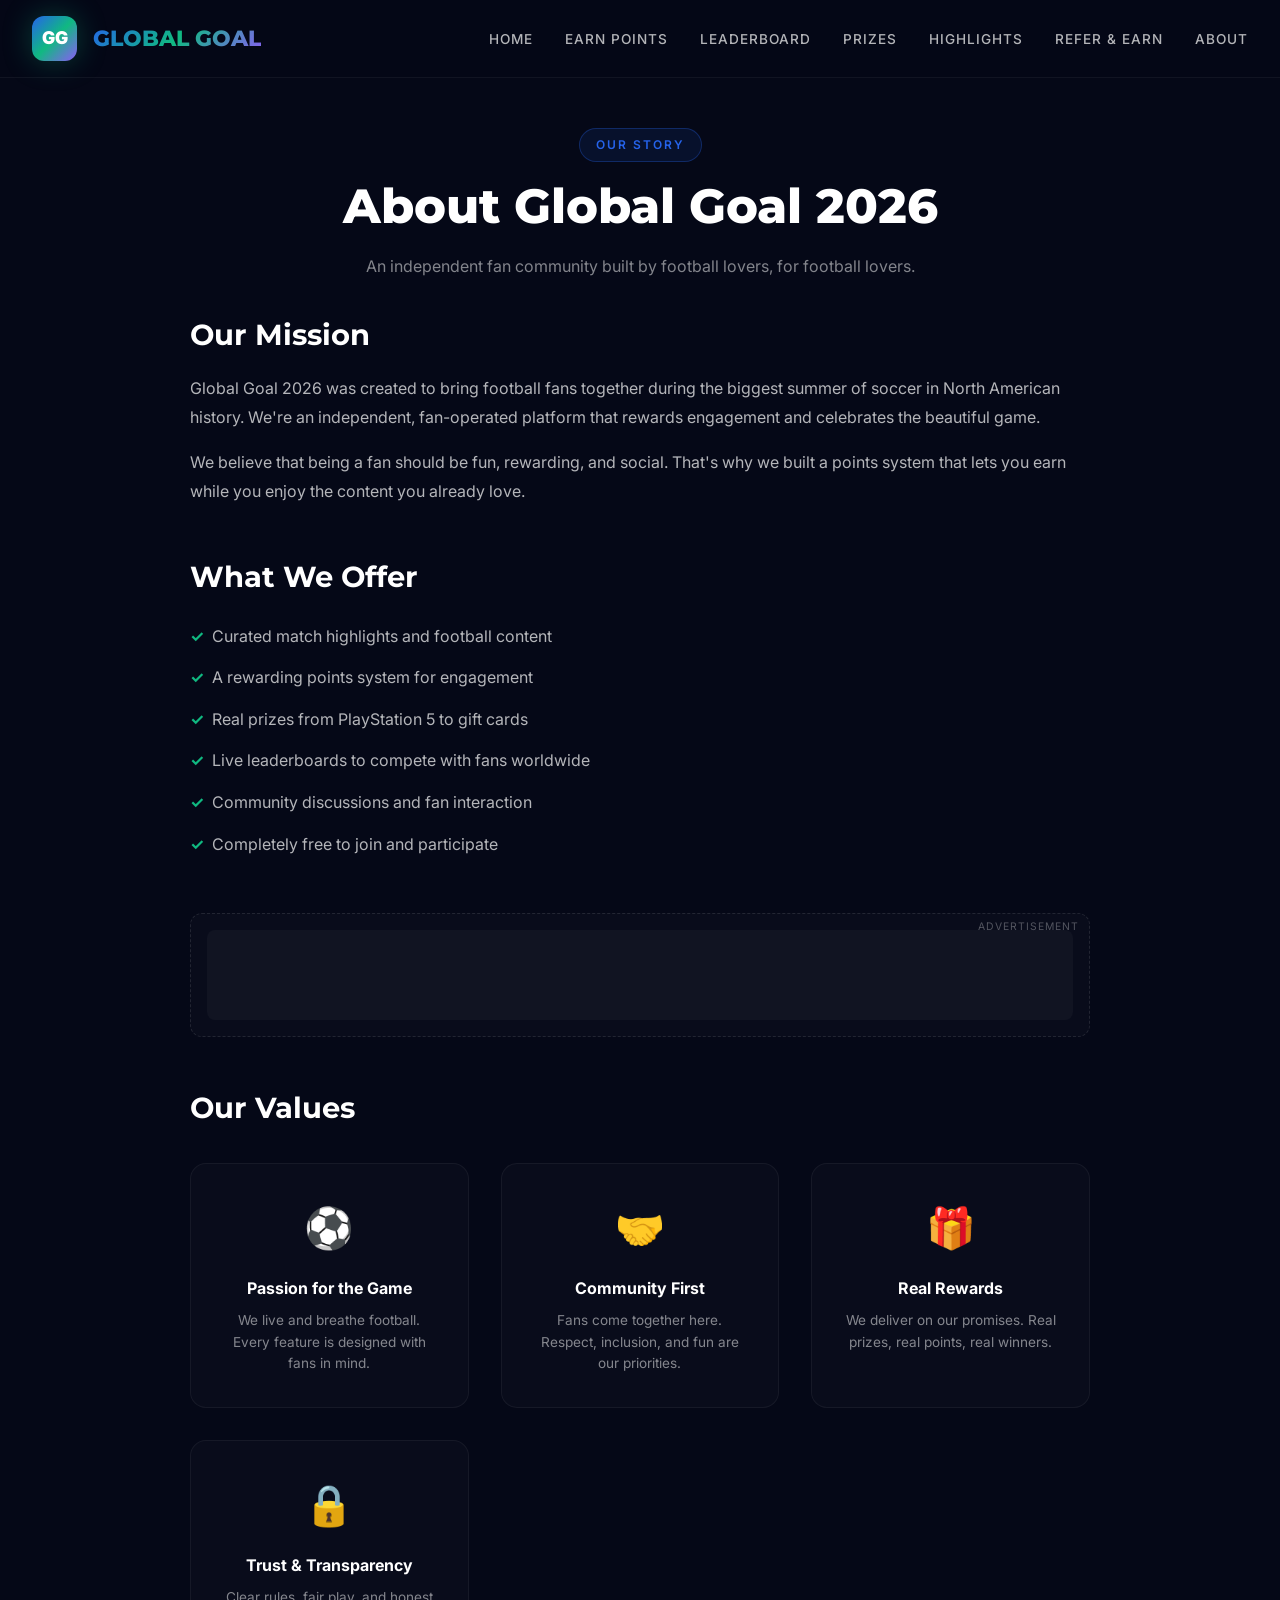
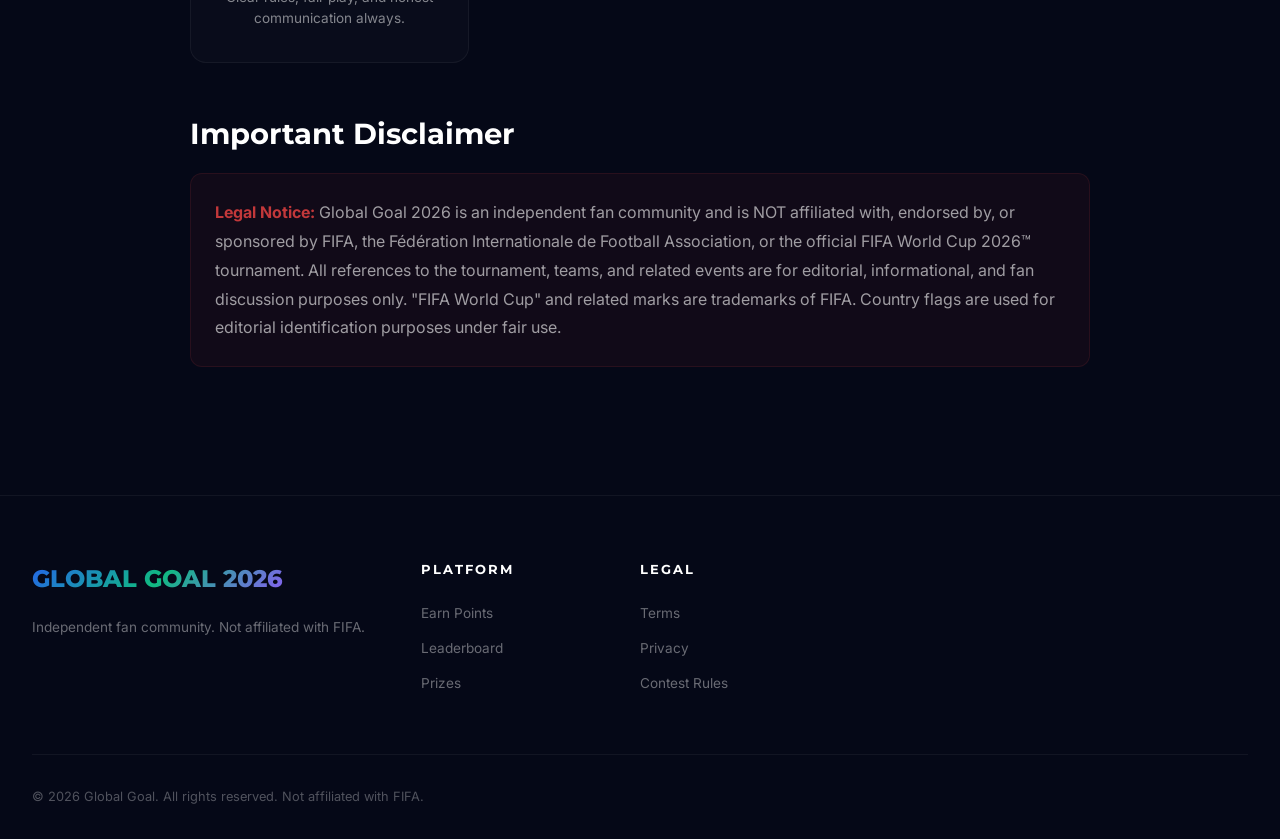
<file: pages/about.html>
<!DOCTYPE html>
<html lang="en">
<head>
    <meta charset="UTF-8">
    <meta name="viewport" content="width=device-width, initial-scale=1.0">
    <title>About Us | Global Goal 2026</title>
    <meta name="description" content="Learn about Global Goal 2026 - the independent fan community celebrating football across North America.">
    <link href="https://fonts.googleapis.com/css2?family=Montserrat:wght@300;400;600;700;800;900&family=Inter:wght@300;400;500;600;700&display=swap" rel="stylesheet">
    <link rel="stylesheet" href="../css/style.css">
    <style>
        .page-header { padding-top: 8rem; padding-bottom: 2rem; text-align: center; }
        .about-content { max-width: 900px; margin: 0 auto; }
        .about-section { margin-bottom: 3rem; }
        .about-section h2 { font-size: 1.8rem; margin-bottom: 1rem; }
        .about-section p { color: rgba(255, 255, 255, 0.7); line-height: 1.8; margin-bottom: 1rem; }
        .about-section ul { list-style: none; padding-left: 0; }
        .about-section li { padding: 0.5rem 0; color: rgba(255, 255, 255, 0.7); display: flex; align-items: center; gap: 0.5rem; }
        .about-section li::before { content: '✓'; color: var(--gg-green); font-weight: 700; }
        .team-grid { display: grid; grid-template-columns: repeat(auto-fit, minmax(250px, 1fr)); gap: 2rem; margin-top: 2rem; }
        .team-card { background: rgba(255, 255, 255, 0.02); border: 1px solid rgba(255, 255, 255, 0.05); border-radius: 16px; padding: 1.5rem; text-align: center; }
        .team-avatar { width: 80px; height: 80px; border-radius: 50%; background: var(--gradient-primary); margin: 0 auto 1rem; display: flex; align-items: center; justify-content: center; font-size: 2rem; }
        .team-name { font-weight: 700; margin-bottom: 0.3rem; }
        .team-role { font-size: 0.85rem; color: rgba(255, 255, 255, 0.5); }
        .values-grid { display: grid; grid-template-columns: repeat(auto-fit, minmax(250px, 1fr)); gap: 2rem; margin-top: 2rem; }
        .value-card { background: rgba(255, 255, 255, 0.02); border: 1px solid rgba(255, 255, 255, 0.05); border-radius: 16px; padding: 2rem; text-align: center; }
        .value-icon { font-size: 2.5rem; margin-bottom: 1rem; }
        .value-title { font-weight: 700; margin-bottom: 0.5rem; }
        .value-desc { font-size: 0.85rem; color: rgba(255, 255, 255, 0.5); }
    </style>
    <script async src="https://pagead2.googlesyndication.com/pagead/js/adsbygoogle.js?client=ca-pub-XXXXXXXXXXXXXXXX" crossorigin="anonymous"></script>
</head>
<body>

    <nav id="navbar">
        <div class="nav-container">
            <a href="../index.html" class="logo"><div class="logo-icon">GG</div><span class="logo-text">GLOBAL GOAL</span></a>
            <ul class="nav-links">
                <li><a href="../index.html">Home</a></li>
                <li><a href="earn-points.html">Earn Points</a></li>
                <li><a href="leaderboard.html">Leaderboard</a></li>
                <li><a href="prizes.html">Prizes</a></li>
                <li><a href="highlights.html">Highlights</a></li>
                <li><a href="referral.html">Refer & Earn</a></li>
                <li><a href="about.html">About</a></li>
            </ul>
            <button class="mobile-menu-btn" onclick="toggleMobileMenu()">☰</button>
        </div>
    </nav>

    <div class="page-header">
        <span class="section-tag">Our Story</span>
        <h1 class="section-title">About Global Goal 2026</h1>
        <p class="section-desc">An independent fan community built by football lovers, for football lovers.</p>
    </div>

    <section style="padding-top: 0;">
        <div class="about-content">
            <div class="about-section">
                <h2>Our Mission</h2>
                <p>Global Goal 2026 was created to bring football fans together during the biggest summer of soccer in North American history. We're an independent, fan-operated platform that rewards engagement and celebrates the beautiful game.</p>
                <p>We believe that being a fan should be fun, rewarding, and social. That's why we built a points system that lets you earn while you enjoy the content you already love.</p>
            </div>

            <div class="about-section">
                <h2>What We Offer</h2>
                <ul>
                    <li>Curated match highlights and football content</li>
                    <li>A rewarding points system for engagement</li>
                    <li>Real prizes from PlayStation 5 to gift cards</li>
                    <li>Live leaderboards to compete with fans worldwide</li>
                    <li>Community discussions and fan interaction</li>
                    <li>Completely free to join and participate</li>
                </ul>
            </div>

            <!-- Ad -->
            <div class="ad-container" style="margin: 3rem 0;">
                <span class="ad-label">Advertisement</span>
                <div class="ad-placeholder leaderboard">
                    <ins class="adsbygoogle" style="display:block" data-ad-client="ca-pub-XXXXXXXXXXXXXXXX" data-ad-slot="XXXXXXXXXX" data-ad-format="horizontal" data-full-width-responsive="true"></ins>
                    <script>(adsbygoogle = window.adsbygoogle || []).push({});</script>
                </div>
            </div>

            <div class="about-section">
                <h2>Our Values</h2>
                <div class="values-grid">
                    <div class="value-card">
                        <div class="value-icon">⚽</div>
                        <div class="value-title">Passion for the Game</div>
                        <div class="value-desc">We live and breathe football. Every feature is designed with fans in mind.</div>
                    </div>
                    <div class="value-card">
                        <div class="value-icon">🤝</div>
                        <div class="value-title">Community First</div>
                        <div class="value-desc">Fans come together here. Respect, inclusion, and fun are our priorities.</div>
                    </div>
                    <div class="value-card">
                        <div class="value-icon">🎁</div>
                        <div class="value-title">Real Rewards</div>
                        <div class="value-desc">We deliver on our promises. Real prizes, real points, real winners.</div>
                    </div>
                    <div class="value-card">
                        <div class="value-icon">🔒</div>
                        <div class="value-title">Trust & Transparency</div>
                        <div class="value-desc">Clear rules, fair play, and honest communication always.</div>
                    </div>
                </div>
            </div>

            <div class="about-section">
                <h2>Important Disclaimer</h2>
                <p style="background: rgba(239, 68, 68, 0.05); border: 1px solid rgba(239, 68, 68, 0.1); border-radius: 12px; padding: 1.5rem; color: rgba(255, 255, 255, 0.6);">
                    <strong style="color: rgba(239, 68, 68, 0.8);">Legal Notice:</strong> Global Goal 2026 is an independent fan community and is NOT affiliated with, endorsed by, or sponsored by FIFA, the Fédération Internationale de Football Association, or the official FIFA World Cup 2026™ tournament. All references to the tournament, teams, and related events are for editorial, informational, and fan discussion purposes only. "FIFA World Cup" and related marks are trademarks of FIFA. Country flags are used for editorial identification purposes under fair use.
                </p>
            </div>
        </div>
    </section>

    <footer>
        <div class="footer-content">
            <div class="footer-brand"><span class="logo-text">GLOBAL GOAL 2026</span><p>Independent fan community. Not affiliated with FIFA.</p></div>
            <div class="footer-links"><h4>Platform</h4><ul><li><a href="earn-points.html">Earn Points</a></li><li><a href="leaderboard.html">Leaderboard</a></li><li><a href="prizes.html">Prizes</a></li></ul></div>
            <div class="footer-links"><h4>Legal</h4><ul><li><a href="terms.html">Terms</a></li><li><a href="privacy.html">Privacy</a></li><li><a href="contest-rules.html">Contest Rules</a></li></ul></div>
        </div>
        <div class="footer-bottom"><p>© 2026 Global Goal. All rights reserved. Not affiliated with FIFA.</p></div>
    </footer>

    <script src="../js/main.js"></script>
</body>
</html>
</file>
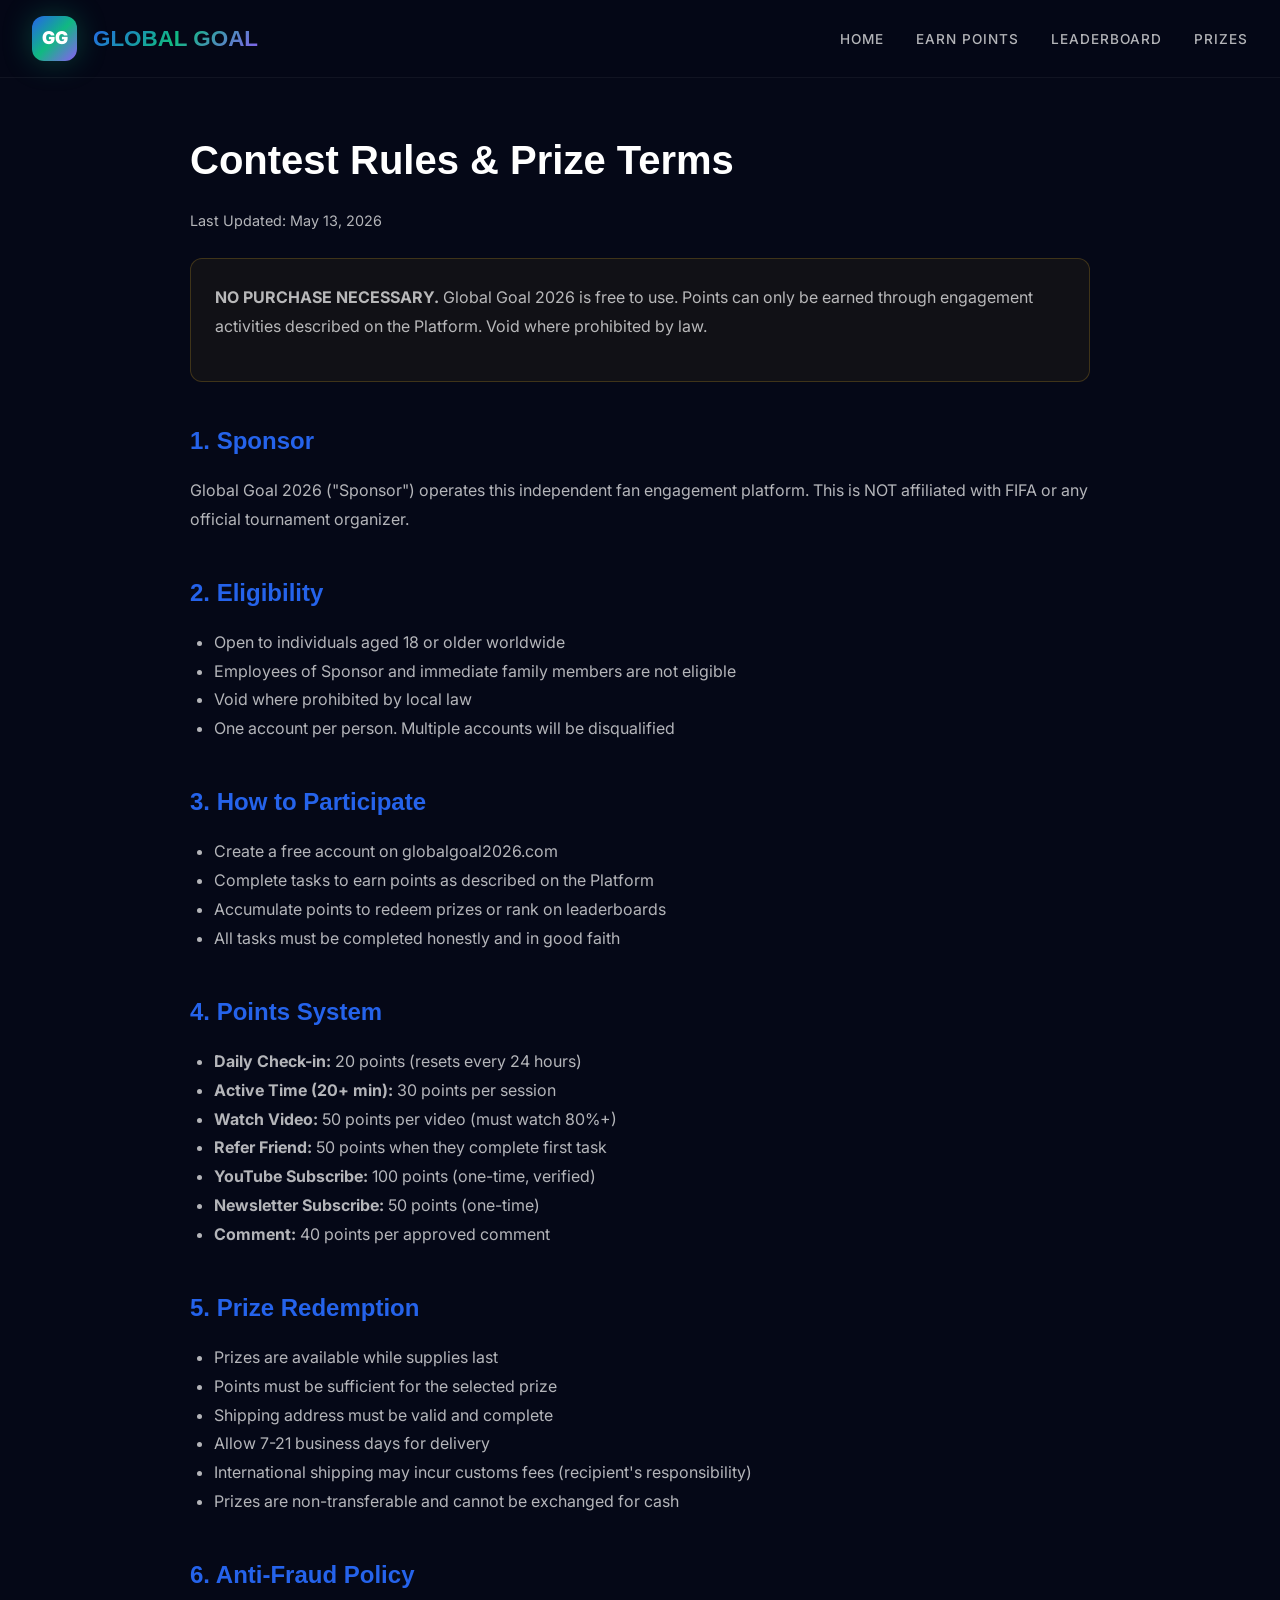
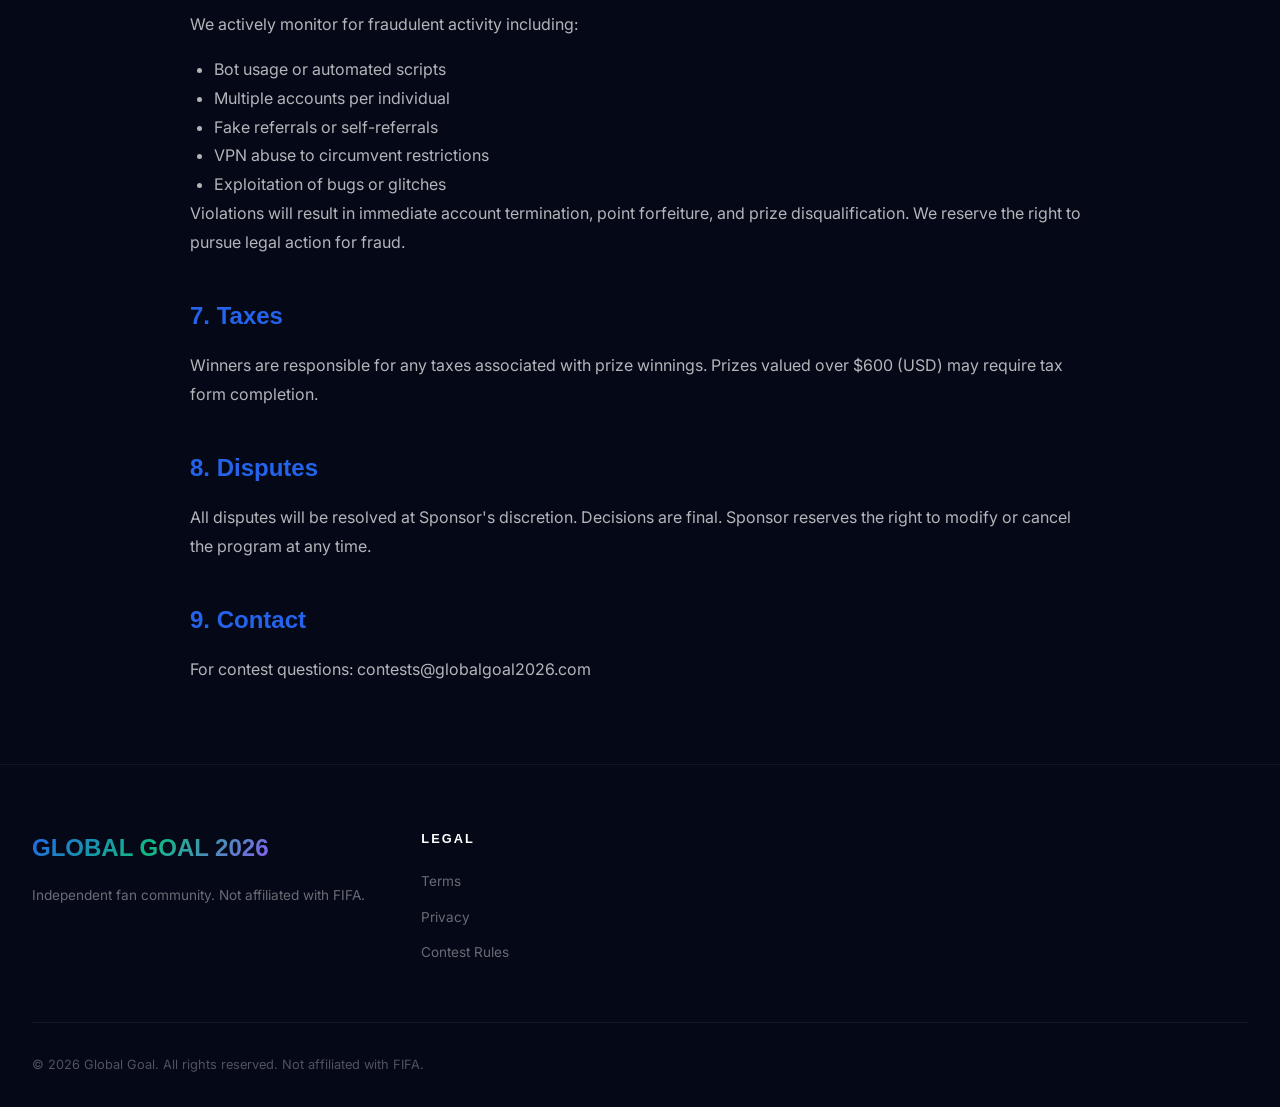
<file: pages/contest-rules.html>
<!DOCTYPE html>
<html lang="en">
<head>
    <meta charset="UTF-8">
    <meta name="viewport" content="width=device-width, initial-scale=1.0">
    <title>Contest Rules | Global Goal 2026</title>
    <link href="https://fonts.googleapis.com/css2?family=Inter:wght@300;400;500;600;700&display=swap" rel="stylesheet">
    <link rel="stylesheet" href="../css/style.css">
    <style>
        .legal-page { max-width: 900px; margin: 0 auto; padding-top: 8rem; padding-bottom: 4rem; }
        .legal-page h1 { font-size: 2.5rem; margin-bottom: 1rem; }
        .legal-page h2 { font-size: 1.5rem; margin-top: 2.5rem; margin-bottom: 1rem; color: var(--gg-blue); }
        .legal-page p { color: rgba(255, 255, 255, 0.7); line-height: 1.8; margin-bottom: 1rem; }
        .legal-page ul { margin-left: 1.5rem; color: rgba(255, 255, 255, 0.7); line-height: 1.8; }
        .last-updated { color: rgba(255, 255, 255, 0.4); font-size: 0.9rem; margin-bottom: 2rem; }
        .highlight-box { background: rgba(251, 191, 36, 0.05); border: 1px solid rgba(251, 191, 36, 0.2); border-radius: 12px; padding: 1.5rem; margin: 1.5rem 0; }
    </style>
</head>
<body>

    <nav id="navbar">
        <div class="nav-container">
            <a href="../index.html" class="logo"><div class="logo-icon">GG</div><span class="logo-text">GLOBAL GOAL</span></a>
            <ul class="nav-links">
                <li><a href="../index.html">Home</a></li>
                <li><a href="earn-points.html">Earn Points</a></li>
                <li><a href="leaderboard.html">Leaderboard</a></li>
                <li><a href="prizes.html">Prizes</a></li>
            </ul>
        </div>
    </nav>

    <div class="legal-page">
        <h1>Contest Rules & Prize Terms</h1>
        <p class="last-updated">Last Updated: May 13, 2026</p>

        <div class="highlight-box">
            <p><strong>NO PURCHASE NECESSARY.</strong> Global Goal 2026 is free to use. Points can only be earned through engagement activities described on the Platform. Void where prohibited by law.</p>
        </div>

        <h2>1. Sponsor</h2>
        <p>Global Goal 2026 ("Sponsor") operates this independent fan engagement platform. This is NOT affiliated with FIFA or any official tournament organizer.</p>

        <h2>2. Eligibility</h2>
        <ul>
            <li>Open to individuals aged 18 or older worldwide</li>
            <li>Employees of Sponsor and immediate family members are not eligible</li>
            <li>Void where prohibited by local law</li>
            <li>One account per person. Multiple accounts will be disqualified</li>
        </ul>

        <h2>3. How to Participate</h2>
        <ul>
            <li>Create a free account on globalgoal2026.com</li>
            <li>Complete tasks to earn points as described on the Platform</li>
            <li>Accumulate points to redeem prizes or rank on leaderboards</li>
            <li>All tasks must be completed honestly and in good faith</li>
        </ul>

        <h2>4. Points System</h2>
        <ul>
            <li><strong>Daily Check-in:</strong> 20 points (resets every 24 hours)</li>
            <li><strong>Active Time (20+ min):</strong> 30 points per session</li>
            <li><strong>Watch Video:</strong> 50 points per video (must watch 80%+)</li>
            <li><strong>Refer Friend:</strong> 50 points when they complete first task</li>
            <li><strong>YouTube Subscribe:</strong> 100 points (one-time, verified)</li>
            <li><strong>Newsletter Subscribe:</strong> 50 points (one-time)</li>
            <li><strong>Comment:</strong> 40 points per approved comment</li>
        </ul>

        <h2>5. Prize Redemption</h2>
        <ul>
            <li>Prizes are available while supplies last</li>
            <li>Points must be sufficient for the selected prize</li>
            <li>Shipping address must be valid and complete</li>
            <li>Allow 7-21 business days for delivery</li>
            <li>International shipping may incur customs fees (recipient's responsibility)</li>
            <li>Prizes are non-transferable and cannot be exchanged for cash</li>
        </ul>

        <h2>6. Anti-Fraud Policy</h2>
        <p>We actively monitor for fraudulent activity including:</p>
        <ul>
            <li>Bot usage or automated scripts</li>
            <li>Multiple accounts per individual</li>
            <li>Fake referrals or self-referrals</li>
            <li>VPN abuse to circumvent restrictions</li>
            <li>Exploitation of bugs or glitches</li>
        </ul>
        <p>Violations will result in immediate account termination, point forfeiture, and prize disqualification. We reserve the right to pursue legal action for fraud.</p>

        <h2>7. Taxes</h2>
        <p>Winners are responsible for any taxes associated with prize winnings. Prizes valued over $600 (USD) may require tax form completion.</p>

        <h2>8. Disputes</h2>
        <p>All disputes will be resolved at Sponsor's discretion. Decisions are final. Sponsor reserves the right to modify or cancel the program at any time.</p>

        <h2>9. Contact</h2>
        <p>For contest questions: contests@globalgoal2026.com</p>
    </div>

    <footer>
        <div class="footer-content">
            <div class="footer-brand"><span class="logo-text">GLOBAL GOAL 2026</span><p>Independent fan community. Not affiliated with FIFA.</p></div>
            <div class="footer-links"><h4>Legal</h4><ul><li><a href="terms.html">Terms</a></li><li><a href="privacy.html">Privacy</a></li><li><a href="contest-rules.html">Contest Rules</a></li></ul></div>
        </div>
        <div class="footer-bottom"><p>© 2026 Global Goal. All rights reserved. Not affiliated with FIFA.</p></div>
    </footer>

    <script src="../js/main.js"></script>
</body>
</html>
</file>
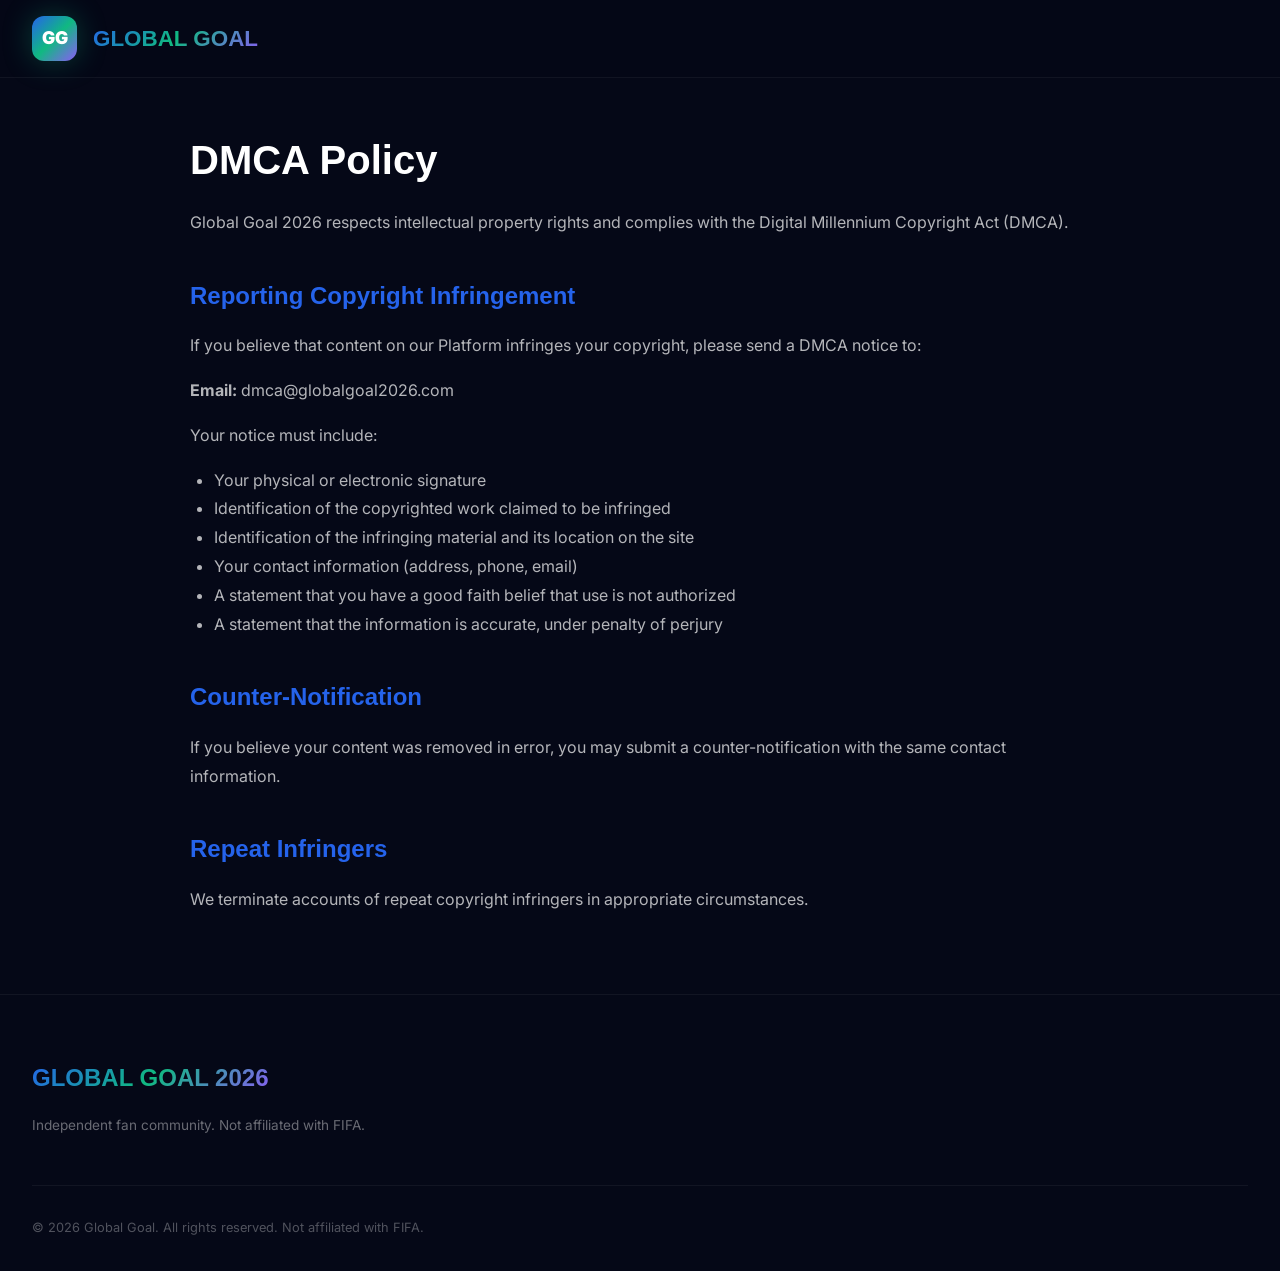
<file: pages/dmca.html>
<!DOCTYPE html>
<html lang="en">
<head>
    <meta charset="UTF-8">
    <meta name="viewport" content="width=device-width, initial-scale=1.0">
    <title>DMCA | Global Goal 2026</title>
    <link href="https://fonts.googleapis.com/css2?family=Inter:wght@300;400;500;600;700&display=swap" rel="stylesheet">
    <link rel="stylesheet" href="../css/style.css">
    <style>
        .legal-page { max-width: 900px; margin: 0 auto; padding-top: 8rem; padding-bottom: 4rem; }
        .legal-page h1 { font-size: 2.5rem; margin-bottom: 1rem; }
        .legal-page h2 { font-size: 1.5rem; margin-top: 2.5rem; margin-bottom: 1rem; color: var(--gg-blue); }
        .legal-page p { color: rgba(255, 255, 255, 0.7); line-height: 1.8; margin-bottom: 1rem; }
    </style>
</head>
<body>

    <nav id="navbar">
        <div class="nav-container">
            <a href="../index.html" class="logo"><div class="logo-icon">GG</div><span class="logo-text">GLOBAL GOAL</span></a>
        </div>
    </nav>

    <div class="legal-page">
        <h1>DMCA Policy</h1>
        <p>Global Goal 2026 respects intellectual property rights and complies with the Digital Millennium Copyright Act (DMCA).</p>

        <h2>Reporting Copyright Infringement</h2>
        <p>If you believe that content on our Platform infringes your copyright, please send a DMCA notice to:</p>
        <p><strong>Email:</strong> dmca@globalgoal2026.com</p>

        <p>Your notice must include:</p>
        <ul style="margin-left: 1.5rem; color: rgba(255,255,255,0.7); line-height: 1.8;">
            <li>Your physical or electronic signature</li>
            <li>Identification of the copyrighted work claimed to be infringed</li>
            <li>Identification of the infringing material and its location on the site</li>
            <li>Your contact information (address, phone, email)</li>
            <li>A statement that you have a good faith belief that use is not authorized</li>
            <li>A statement that the information is accurate, under penalty of perjury</li>
        </ul>

        <h2>Counter-Notification</h2>
        <p>If you believe your content was removed in error, you may submit a counter-notification with the same contact information.</p>

        <h2>Repeat Infringers</h2>
        <p>We terminate accounts of repeat copyright infringers in appropriate circumstances.</p>
    </div>

    <footer>
        <div class="footer-content">
            <div class="footer-brand"><span class="logo-text">GLOBAL GOAL 2026</span><p>Independent fan community. Not affiliated with FIFA.</p></div>
        </div>
        <div class="footer-bottom"><p>© 2026 Global Goal. All rights reserved. Not affiliated with FIFA.</p></div>
    </footer>

    <script src="../js/main.js"></script>
</body>
</html>
</file>
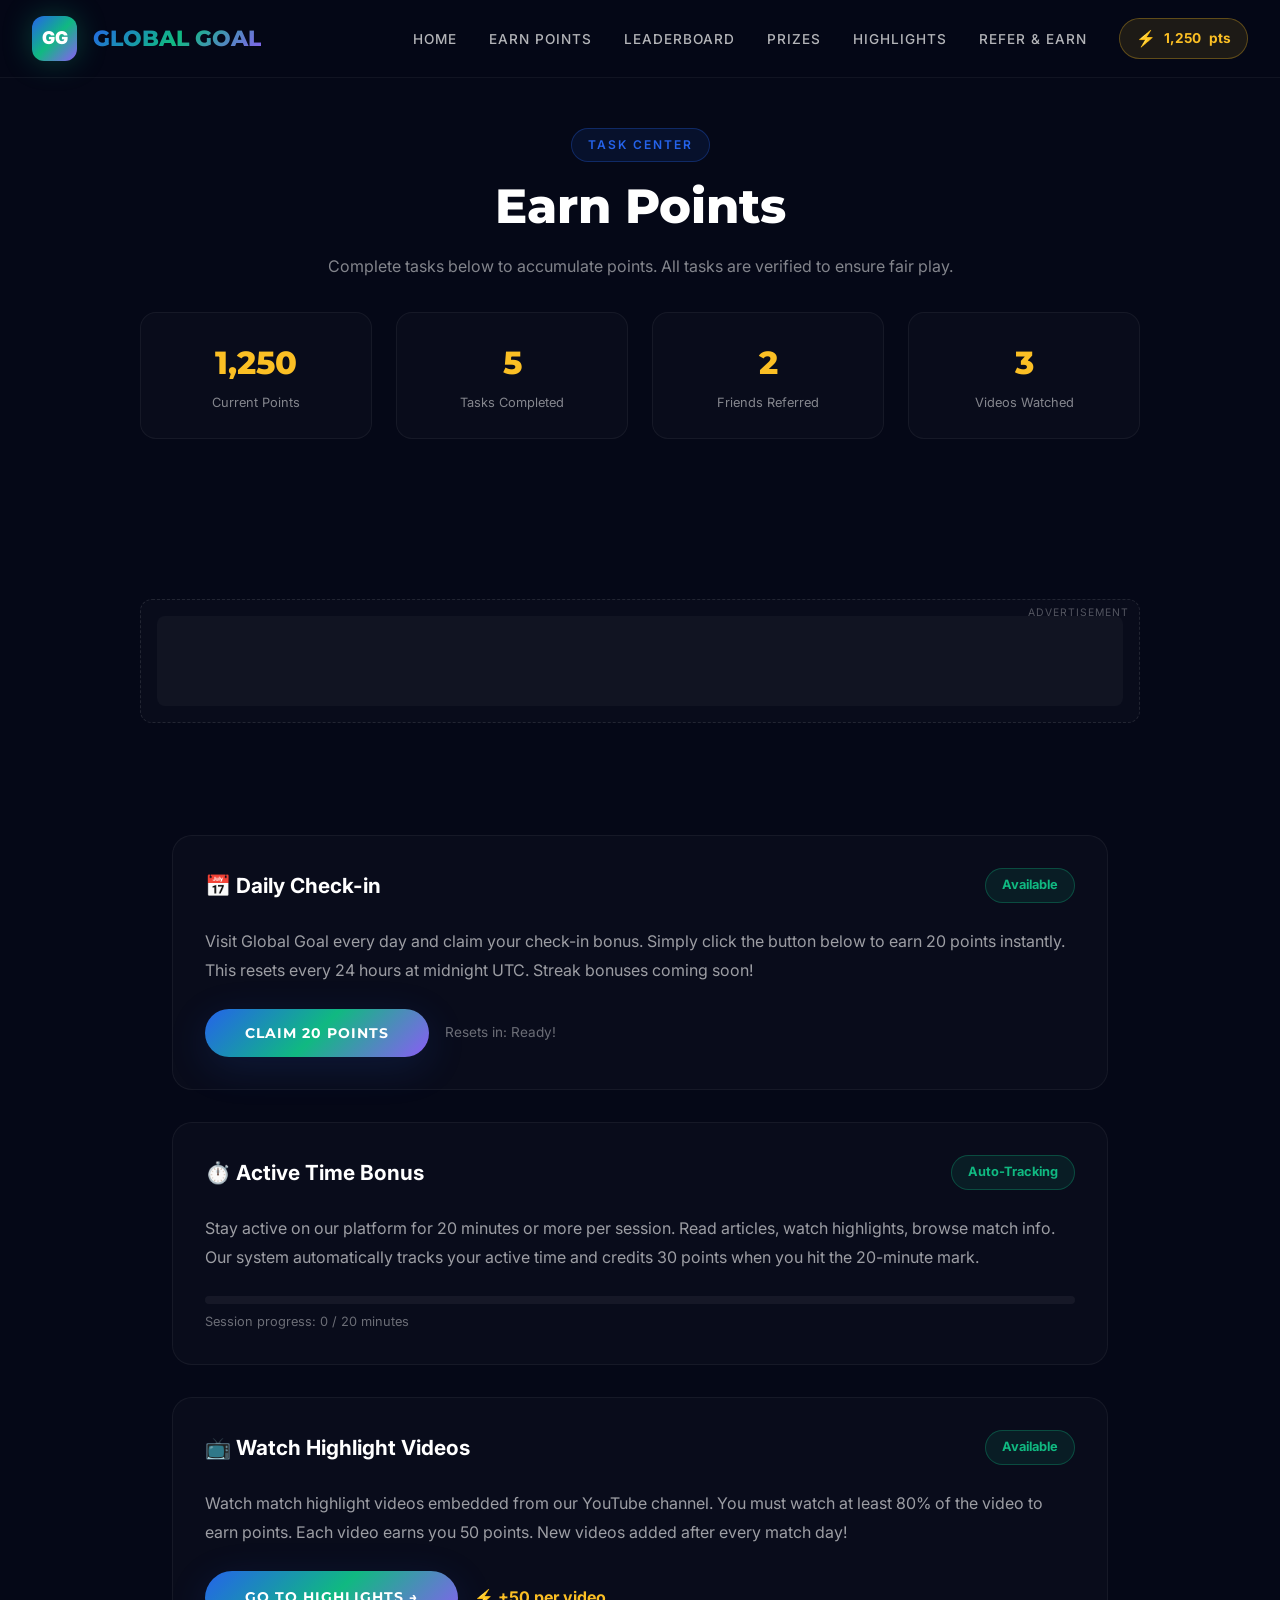
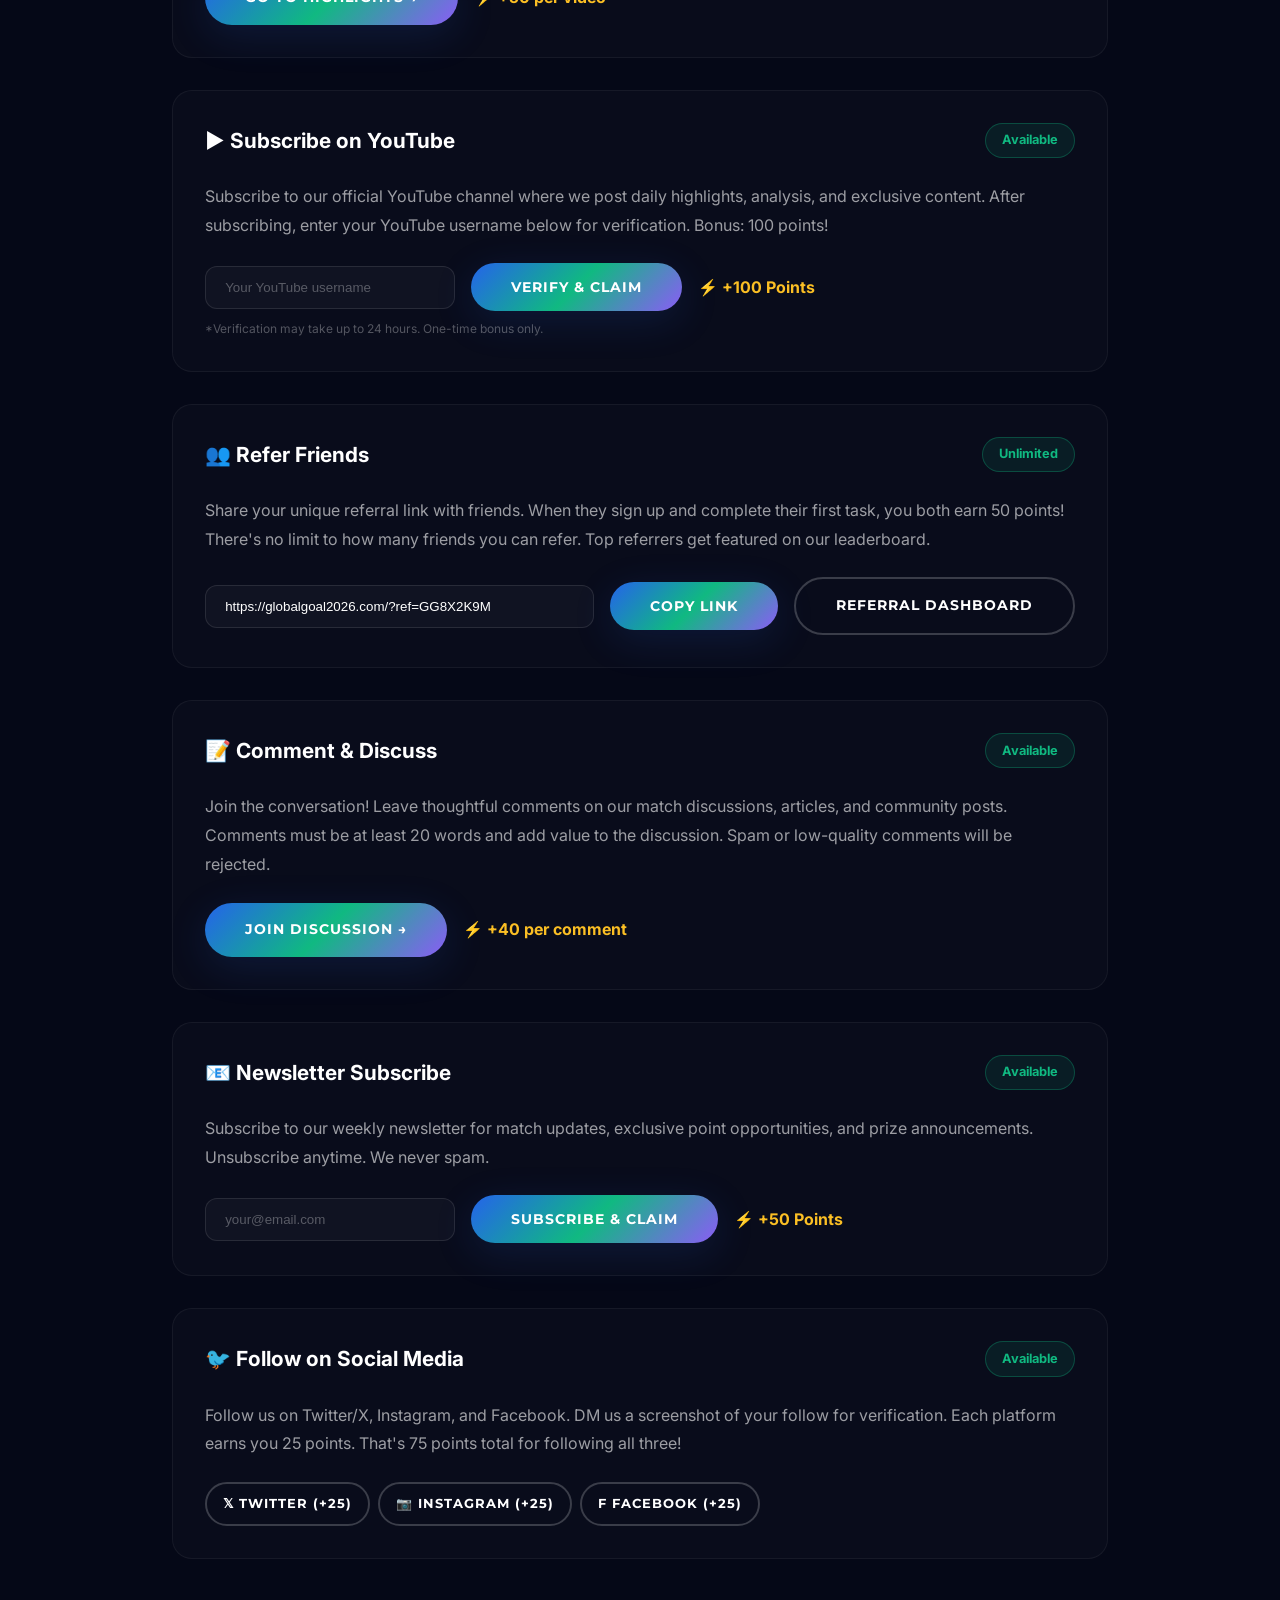
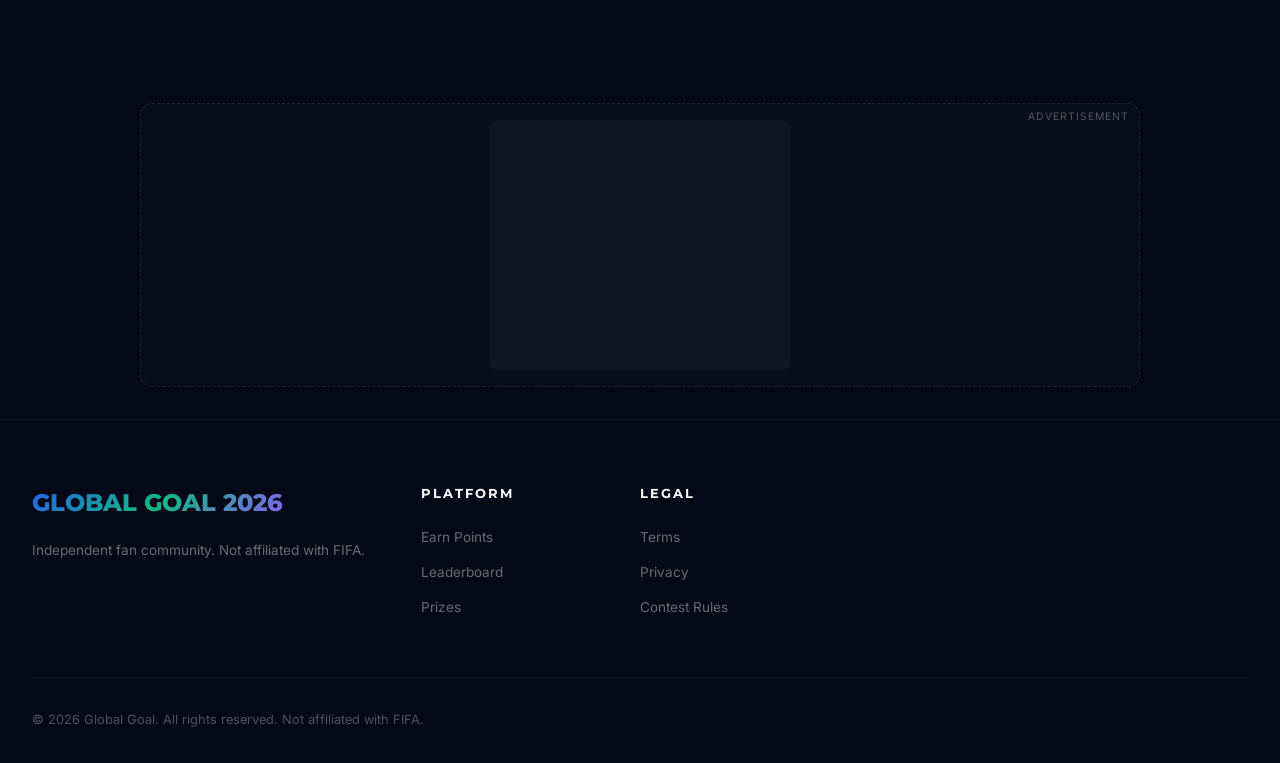
<file: pages/earn-points.html>
<!DOCTYPE html>
<html lang="en">
<head>
    <meta charset="UTF-8">
    <meta name="viewport" content="width=device-width, initial-scale=1.0">
    <title>Earn Points | Global Goal 2026</title>
    <meta name="description" content="Complete tasks to earn points. Watch videos, refer friends, subscribe to YouTube, and more.">
    <link href="https://fonts.googleapis.com/css2?family=Montserrat:wght@300;400;600;700;800;900&family=Inter:wght@300;400;500;600;700&display=swap" rel="stylesheet">
    <link rel="stylesheet" href="../css/style.css">
    <style>
        .page-header { padding-top: 8rem; padding-bottom: 2rem; text-align: center; }
        .task-section { max-width: 1000px; margin: 0 auto; }
        .task-detail {
            background: rgba(255, 255, 255, 0.02); border: 1px solid rgba(255, 255, 255, 0.05);
            border-radius: 20px; padding: 2rem; margin-bottom: 2rem; transition: all 0.3s ease;
        }
        .task-detail:hover { border-color: rgba(37, 99, 235, 0.2); }
        .task-header { display: flex; justify-content: space-between; align-items: center; margin-bottom: 1.5rem; flex-wrap: wrap; gap: 1rem; }
        .task-title-lg { font-size: 1.3rem; font-weight: 700; display: flex; align-items: center; gap: 0.8rem; }
        .task-status { padding: 0.4rem 1rem; border-radius: 50px; font-size: 0.8rem; font-weight: 700; }
        .task-status.available { background: rgba(16, 185, 129, 0.1); color: var(--gg-green); border: 1px solid rgba(16, 185, 129, 0.3); }
        .task-status.completed { background: rgba(255, 255, 255, 0.05); color: rgba(255, 255, 255, 0.4); border: 1px solid rgba(255, 255, 255, 0.1); }
        .task-body { color: rgba(255, 255, 255, 0.6); line-height: 1.8; margin-bottom: 1.5rem; }
        .task-action { display: flex; gap: 1rem; align-items: center; flex-wrap: wrap; }
        .task-input { padding: 0.8rem 1.2rem; border-radius: 12px; border: 1px solid rgba(255, 255, 255, 0.1); background: rgba(255, 255, 255, 0.03); color: white; min-width: 250px; }
        .task-input::placeholder { color: rgba(255, 255, 255, 0.3); }
        .progress-bar { width: 100%; height: 8px; background: rgba(255, 255, 255, 0.05); border-radius: 4px; margin-top: 1rem; overflow: hidden; }
        .progress-fill { height: 100%; background: var(--gradient-primary); border-radius: 4px; transition: width 0.5s ease; }
        .stats-grid { display: grid; grid-template-columns: repeat(auto-fit, minmax(200px, 1fr)); gap: 1.5rem; margin-bottom: 3rem; }
        .stat-box { background: rgba(255, 255, 255, 0.02); border: 1px solid rgba(255, 255, 255, 0.05); border-radius: 16px; padding: 1.5rem; text-align: center; }
        .stat-box-value { font-family: 'Montserrat', sans-serif; font-size: 2rem; font-weight: 800; color: var(--gg-gold); }
        .stat-box-label { font-size: 0.8rem; color: rgba(255, 255, 255, 0.5); margin-top: 0.3rem; }
    </style>
    <script async src="https://pagead2.googlesyndication.com/pagead/js/adsbygoogle.js?client=ca-pub-XXXXXXXXXXXXXXXX" crossorigin="anonymous"></script>
</head>
<body>

    <nav id="navbar">
        <div class="nav-container">
            <a href="../index.html" class="logo">
                <div class="logo-icon">GG</div>
                <span class="logo-text">GLOBAL GOAL</span>
            </a>
            <ul class="nav-links">
                <li><a href="../index.html">Home</a></li>
                <li><a href="earn-points.html">Earn Points</a></li>
                <li><a href="leaderboard.html">Leaderboard</a></li>
                <li><a href="prizes.html">Prizes</a></li>
                <li><a href="highlights.html">Highlights</a></li>
                <li><a href="referral.html">Refer & Earn</a></li>
                <li><div class="user-points" onclick="location.href='profile.html'"><span class="points-icon">⚡</span><span id="nav-points">1,250</span> pts</div></li>
            </ul>
            <button class="mobile-menu-btn" onclick="toggleMobileMenu()">☰</button>
        </div>
    </nav>

    <div class="page-header">
        <span class="section-tag">Task Center</span>
        <h1 class="section-title">Earn Points</h1>
        <p class="section-desc">Complete tasks below to accumulate points. All tasks are verified to ensure fair play.</p>
    </div>

    <!-- User Stats -->
    <section style="padding-top: 0;">
        <div class="stats-grid" style="max-width: 1000px; margin: 0 auto 3rem;">
            <div class="stat-box">
                <div class="stat-box-value" id="stat-points">1,250</div>
                <div class="stat-box-label">Current Points</div>
            </div>
            <div class="stat-box">
                <div class="stat-box-value" id="stat-tasks">5</div>
                <div class="stat-box-label">Tasks Completed</div>
            </div>
            <div class="stat-box">
                <div class="stat-box-value" id="stat-referrals">2</div>
                <div class="stat-box-label">Friends Referred</div>
            </div>
            <div class="stat-box">
                <div class="stat-box-value" id="stat-videos">3</div>
                <div class="stat-box-label">Videos Watched</div>
            </div>
        </div>
    </section>

    <!-- Ad -->
    <div class="ad-container" style="max-width: 1000px;">
        <span class="ad-label">Advertisement</span>
        <div class="ad-placeholder leaderboard">
            <ins class="adsbygoogle" style="display:block" data-ad-client="ca-pub-XXXXXXXXXXXXXXXX" data-ad-slot="XXXXXXXXXX" data-ad-format="horizontal" data-full-width-responsive="true"></ins>
            <script>(adsbygoogle = window.adsbygoogle || []).push({});</script>
        </div>
    </div>

    <!-- Tasks -->
    <section class="task-section">

        <!-- Daily Check-in -->
        <div class="task-detail" id="task-daily">
            <div class="task-header">
                <div class="task-title-lg">📅 Daily Check-in</div>
                <span class="task-status available" id="status-daily">Available</span>
            </div>
            <div class="task-body">
                Visit Global Goal every day and claim your check-in bonus. Simply click the button below to earn 20 points instantly. 
                This resets every 24 hours at midnight UTC. Streak bonuses coming soon!
            </div>
            <div class="task-action">
                <button class="btn btn-primary" onclick="claimDaily()" id="btn-daily">Claim 20 Points</button>
                <span style="color: rgba(255,255,255,0.4); font-size: 0.85rem;">Resets in: <span id="daily-timer">--:--:--</span></span>
            </div>
        </div>

        <!-- Active Time -->
        <div class="task-detail">
            <div class="task-header">
                <div class="task-title-lg">⏱️ Active Time Bonus</div>
                <span class="task-status available">Auto-Tracking</span>
            </div>
            <div class="task-body">
                Stay active on our platform for 20 minutes or more per session. Read articles, watch highlights, browse match info. 
                Our system automatically tracks your active time and credits 30 points when you hit the 20-minute mark.
            </div>
            <div class="progress-bar">
                <div class="progress-fill" id="session-progress" style="width: 0%"></div>
            </div>
            <p style="font-size: 0.8rem; color: rgba(255,255,255,0.4); margin-top: 0.5rem;">Session progress: <span id="session-time">0</span> / 20 minutes</p>
        </div>

        <!-- Watch Videos -->
        <div class="task-detail">
            <div class="task-header">
                <div class="task-title-lg">📺 Watch Highlight Videos</div>
                <span class="task-status available">Available</span>
            </div>
            <div class="task-body">
                Watch match highlight videos embedded from our YouTube channel. You must watch at least 80% of the video to earn points.
                Each video earns you 50 points. New videos added after every match day!
            </div>
            <div class="task-action">
                <a href="highlights.html" class="btn btn-primary">Go to Highlights →</a>
                <span style="color: var(--gg-gold); font-weight: 700;">⚡ +50 per video</span>
            </div>
        </div>

        <!-- YouTube Subscribe -->
        <div class="task-detail" id="task-youtube">
            <div class="task-header">
                <div class="task-title-lg">▶️ Subscribe on YouTube</div>
                <span class="task-status available" id="status-youtube">Available</span>
            </div>
            <div class="task-body">
                Subscribe to our official YouTube channel where we post daily highlights, analysis, and exclusive content. 
                After subscribing, enter your YouTube username below for verification. Bonus: 100 points!
            </div>
            <div class="task-action">
                <input type="text" class="task-input" id="youtube-username" placeholder="Your YouTube username">
                <button class="btn btn-primary" onclick="verifyYouTube(document.getElementById('youtube-username').value)">Verify & Claim</button>
                <span style="color: var(--gg-gold); font-weight: 700;">⚡ +100 Points</span>
            </div>
            <p style="font-size: 0.75rem; color: rgba(255,255,255,0.3); margin-top: 0.5rem;">*Verification may take up to 24 hours. One-time bonus only.</p>
        </div>

        <!-- Refer Friends -->
        <div class="task-detail">
            <div class="task-header">
                <div class="task-title-lg">👥 Refer Friends</div>
                <span class="task-status available">Unlimited</span>
            </div>
            <div class="task-body">
                Share your unique referral link with friends. When they sign up and complete their first task, you both earn 50 points!
                There's no limit to how many friends you can refer. Top referrers get featured on our leaderboard.
            </div>
            <div class="task-action">
                <input type="text" class="task-input" id="ref-link" readonly value="https://globalgoal2026.com/?ref=GG8X2K9M" style="flex: 1;">
                <button class="btn btn-primary" onclick="copyReferralLink()">Copy Link</button>
                <a href="referral.html" class="btn btn-outline">Referral Dashboard</a>
            </div>
        </div>

        <!-- Comment & Discuss -->
        <div class="task-detail">
            <div class="task-header">
                <div class="task-title-lg">📝 Comment & Discuss</div>
                <span class="task-status available">Available</span>
            </div>
            <div class="task-body">
                Join the conversation! Leave thoughtful comments on our match discussions, articles, and community posts. 
                Comments must be at least 20 words and add value to the discussion. Spam or low-quality comments will be rejected.
            </div>
            <div class="task-action">
                <a href="community.html" class="btn btn-primary">Join Discussion →</a>
                <span style="color: var(--gg-gold); font-weight: 700;">⚡ +40 per comment</span>
            </div>
        </div>

        <!-- Newsletter -->
        <div class="task-detail">
            <div class="task-header">
                <div class="task-title-lg">📧 Newsletter Subscribe</div>
                <span class="task-status available" id="status-newsletter">Available</span>
            </div>
            <div class="task-body">
                Subscribe to our weekly newsletter for match updates, exclusive point opportunities, and prize announcements. 
                Unsubscribe anytime. We never spam.
            </div>
            <div class="task-action">
                <input type="email" class="task-input" id="newsletter-email" placeholder="your@email.com">
                <button class="btn btn-primary" onclick="handleSubscribeManual()">Subscribe & Claim</button>
                <span style="color: var(--gg-gold); font-weight: 700;">⚡ +50 Points</span>
            </div>
        </div>

        <!-- Social Follow -->
        <div class="task-detail">
            <div class="task-header">
                <div class="task-title-lg">🐦 Follow on Social Media</div>
                <span class="task-status available">Available</span>
            </div>
            <div class="task-body">
                Follow us on Twitter/X, Instagram, and Facebook. DM us a screenshot of your follow for verification. 
                Each platform earns you 25 points. That's 75 points total for following all three!
            </div>
            <div class="task-action" style="gap: 0.5rem;">
                <a href="#" target="_blank" class="btn btn-outline" style="padding: 0.6rem 1rem; font-size: 0.8rem;">𝕏 Twitter (+25)</a>
                <a href="#" target="_blank" class="btn btn-outline" style="padding: 0.6rem 1rem; font-size: 0.8rem;">📷 Instagram (+25)</a>
                <a href="#" target="_blank" class="btn btn-outline" style="padding: 0.6rem 1rem; font-size: 0.8rem;">f Facebook (+25)</a>
            </div>
        </div>
    </section>

    <!-- Ad -->
    <div class="ad-container" style="max-width: 1000px;">
        <span class="ad-label">Advertisement</span>
        <div class="ad-placeholder medium-rect">
            <ins class="adsbygoogle" style="display:block" data-ad-client="ca-pub-XXXXXXXXXXXXXXXX" data-ad-slot="XXXXXXXXXX" data-ad-format="rectangle"></ins>
            <script>(adsbygoogle = window.adsbygoogle || []).push({});</script>
        </div>
    </div>

    <!-- Footer -->
    <footer>
        <div class="footer-content">
            <div class="footer-brand">
                <span class="logo-text">GLOBAL GOAL 2026</span>
                <p>Independent fan community. Not affiliated with FIFA.</p>
            </div>
            <div class="footer-links">
                <h4>Platform</h4>
                <ul>
                    <li><a href="earn-points.html">Earn Points</a></li>
                    <li><a href="leaderboard.html">Leaderboard</a></li>
                    <li><a href="prizes.html">Prizes</a></li>
                </ul>
            </div>
            <div class="footer-links">
                <h4>Legal</h4>
                <ul>
                    <li><a href="terms.html">Terms</a></li>
                    <li><a href="privacy.html">Privacy</a></li>
                    <li><a href="contest-rules.html">Contest Rules</a></li>
                </ul>
            </div>
        </div>
        <div class="footer-bottom">
            <p>© 2026 Global Goal. All rights reserved. Not affiliated with FIFA.</p>
        </div>
    </footer>

    <script src="../js/main.js"></script>
    <script>
        // Page-specific functions
        function handleSubscribeManual() {
            const email = document.getElementById('newsletter-email').value;
            if (!email || !email.includes('@')) {
                showNotification('Invalid Email', 'Please enter a valid email.', 'error');
                return;
            }
            const subscribed = localStorage.getItem('gg_newsletter');
            if (subscribed) {
                showNotification('Already Done', 'You already claimed this bonus.', 'error');
                return;
            }
            localStorage.setItem('gg_newsletter', email);
            addPoints(50, 'Newsletter subscription');
            document.getElementById('status-newsletter').textContent = 'Completed';
            document.getElementById('status-newsletter').className = 'task-status completed';
        }

        // Update daily timer
        function updateDailyTimer() {
            const last = localStorage.getItem('gg_last_checkin');
            const now = new Date();
            const timerEl = document.getElementById('daily-timer');
            const btnEl = document.getElementById('btn-daily');
            const statusEl = document.getElementById('status-daily');

            if (last === now.toDateString()) {
                // Already claimed today
                const tomorrow = new Date(now);
                tomorrow.setDate(tomorrow.getDate() + 1);
                tomorrow.setHours(0, 0, 0, 0);
                const diff = tomorrow - now;

                const hours = Math.floor(diff / 3600000);
                const minutes = Math.floor((diff % 3600000) / 60000);
                const seconds = Math.floor((diff % 60000) / 1000);

                if (timerEl) timerEl.textContent = `${String(hours).padStart(2,'0')}:${String(minutes).padStart(2,'0')}:${String(seconds).padStart(2,'0')}`;
                if (btnEl) { btnEl.disabled = true; btnEl.style.opacity = '0.5'; btnEl.textContent = 'Claimed Today'; }
                if (statusEl) { statusEl.textContent = 'Completed'; statusEl.className = 'task-status completed'; }
            } else {
                if (timerEl) timerEl.textContent = 'Ready!';
                if (btnEl) { btnEl.disabled = false; btnEl.style.opacity = '1'; btnEl.textContent = 'Claim 20 Points'; }
            }
        }

        setInterval(updateDailyTimer, 1000);
        updateDailyTimer();

        // Session progress
        let pageSessionStart = Date.now();
        setInterval(() => {
            const elapsed = Math.floor((Date.now() - pageSessionStart) / 60000);
            const progress = Math.min((elapsed / 20) * 100, 100);
            const progressEl = document.getElementById('session-progress');
            const timeEl = document.getElementById('session-time');
            if (progressEl) progressEl.style.width = progress + '%';
            if (timeEl) timeEl.textContent = elapsed;
        }, 60000);

        // Check YouTube status
        if (localStorage.getItem('gg_youtube_verified') || localStorage.getItem('gg_youtube_pending')) {
            const statusEl = document.getElementById('status-youtube');
            if (statusEl) { statusEl.textContent = 'Completed'; statusEl.className = 'task-status completed'; }
        }
    </script>
</body>
</html>
</file>
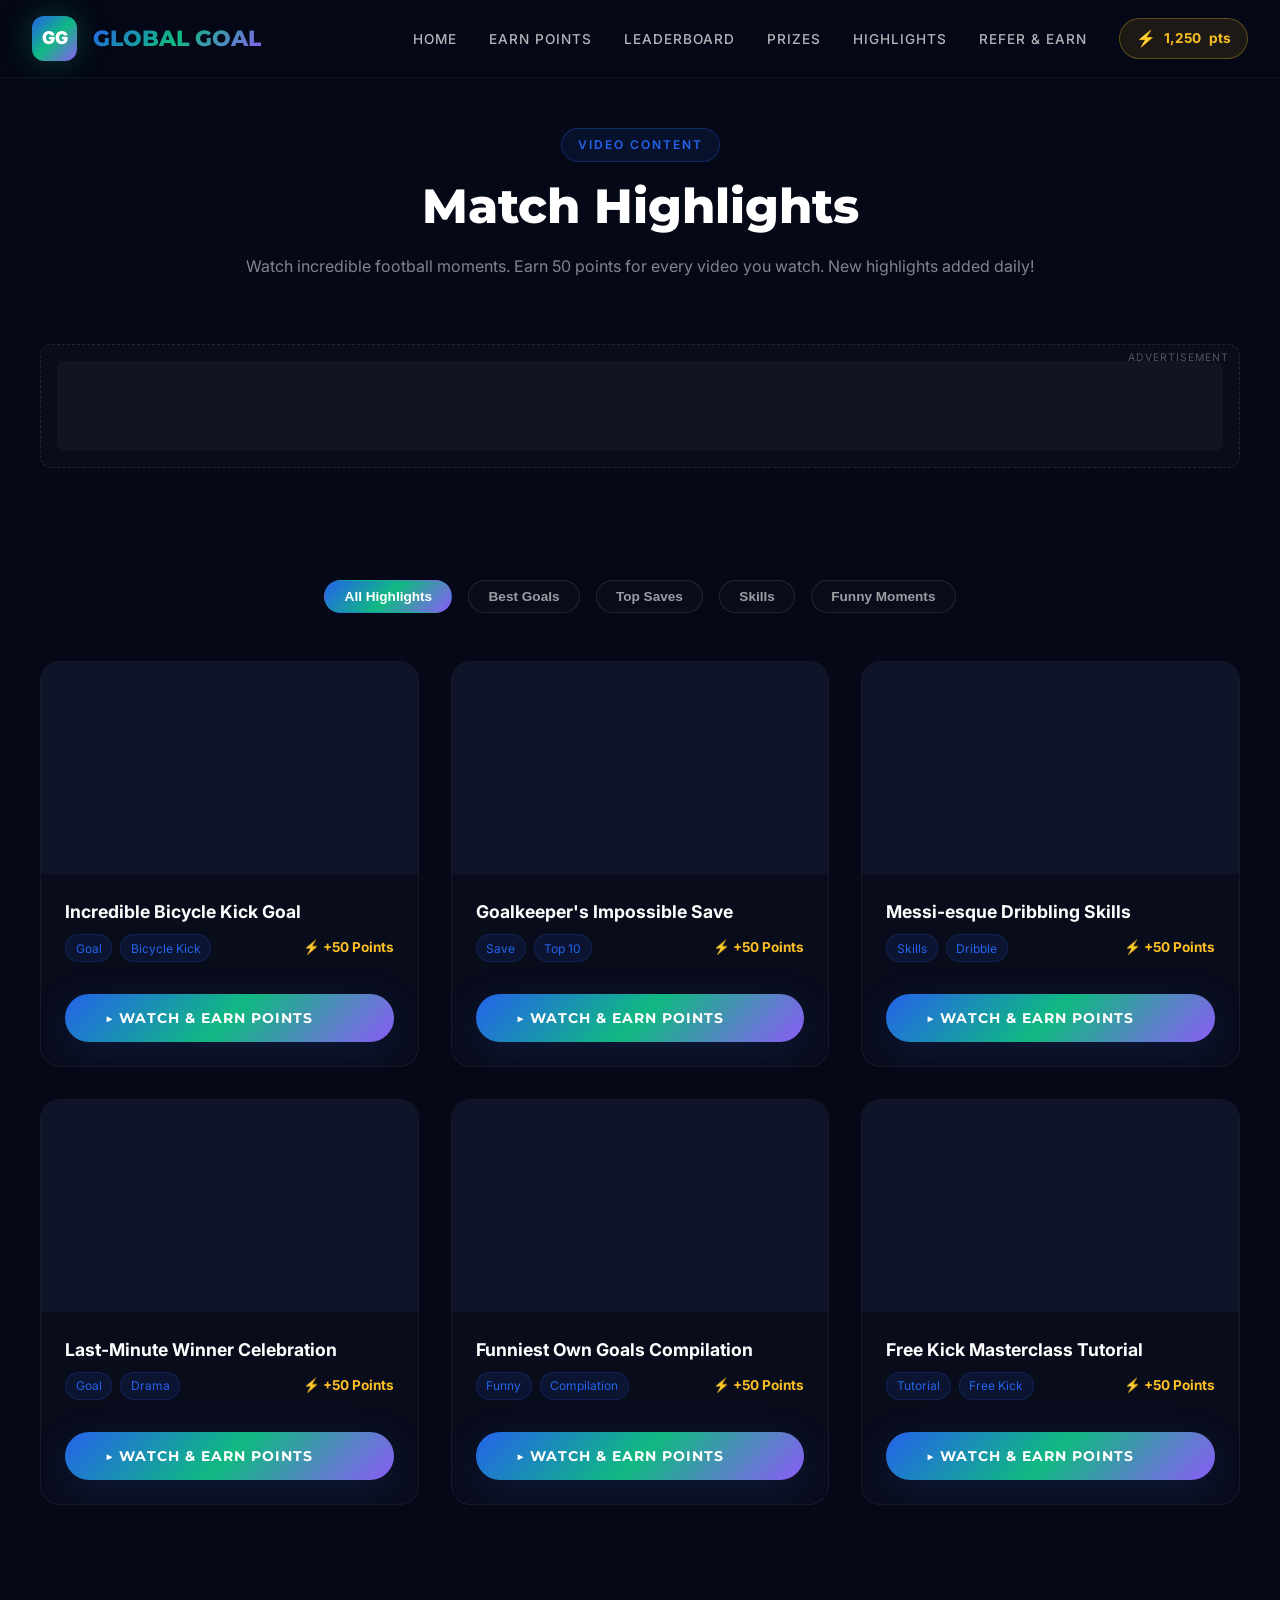
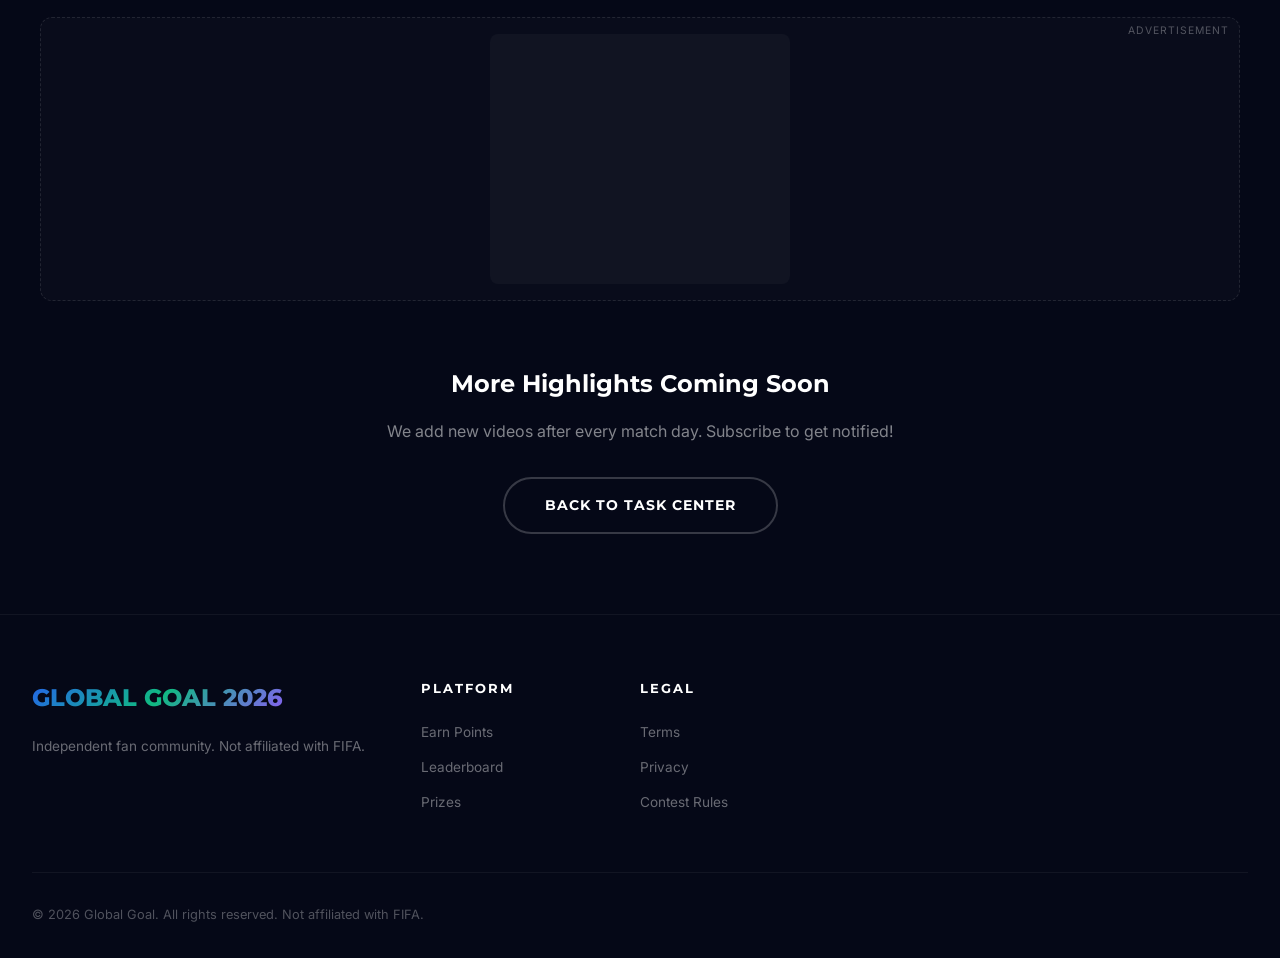
<file: pages/highlights.html>
<!DOCTYPE html>
<html lang="en">
<head>
    <meta charset="UTF-8">
    <meta name="viewport" content="width=device-width, initial-scale=1.0">
    <title>Match Highlights | Global Goal 2026</title>
    <meta name="description" content="Watch football match highlights and earn 50 points per video. The best moments from the global game.">
    <link href="https://fonts.googleapis.com/css2?family=Montserrat:wght@300;400;600;700;800;900&family=Inter:wght@300;400;500;600;700&display=swap" rel="stylesheet">
    <link rel="stylesheet" href="../css/style.css">
    <style>
        .page-header { padding-top: 8rem; padding-bottom: 2rem; text-align: center; }
        .videos-grid { max-width: 1200px; margin: 0 auto; display: grid; grid-template-columns: repeat(auto-fit, minmax(350px, 1fr)); gap: 2rem; }
        .video-card {
            background: rgba(255, 255, 255, 0.02); border: 1px solid rgba(255, 255, 255, 0.05);
            border-radius: 20px; overflow: hidden; transition: all 0.4s ease;
        }
        .video-card:hover { border-color: rgba(37, 99, 235, 0.2); transform: translateY(-5px); }
        .video-player {
            position: relative; padding-bottom: 56.25%; background: var(--gg-card);
        }
        .video-player iframe {
            position: absolute; top: 0; left: 0; width: 100%; height: 100%; border: none;
        }
        .video-info { padding: 1.5rem; }
        .video-title { font-size: 1.1rem; font-weight: 700; margin-bottom: 0.5rem; }
        .video-meta { display: flex; justify-content: space-between; align-items: center; margin-bottom: 1rem; flex-wrap: wrap; gap: 0.5rem; }
        .video-tags { display: flex; gap: 0.5rem; flex-wrap: wrap; }
        .video-tag { padding: 0.2rem 0.6rem; background: rgba(37, 99, 235, 0.1); border: 1px solid rgba(37, 99, 235, 0.2); border-radius: 50px; font-size: 0.75rem; color: var(--gg-blue); }
        .video-reward { display: inline-flex; align-items: center; gap: 0.3rem; color: var(--gg-gold); font-weight: 700; font-size: 0.85rem; }
        .watch-btn { width: 100%; margin-top: 1rem; }
        .watch-btn:disabled { opacity: 0.5; cursor: not-allowed; }
        .watch-btn.claimed { background: rgba(16, 185, 129, 0.1); border-color: rgba(16, 185, 129, 0.3); color: var(--gg-green); }
        .filter-tabs { display: flex; justify-content: center; gap: 1rem; margin-bottom: 2rem; flex-wrap: wrap; }
        .filter-tab { padding: 0.5rem 1.2rem; border-radius: 50px; border: 1px solid rgba(255,255,255,0.1); background: rgba(255,255,255,0.02); color: rgba(255,255,255,0.6); cursor: pointer; transition: all 0.3s; font-weight: 600; font-size: 0.85rem; }
        .filter-tab.active { background: var(--gradient-primary); color: white; border-color: transparent; }
        .filter-tab:hover:not(.active) { border-color: rgba(255,255,255,0.3); color: white; }
    </style>
    <script async src="https://pagead2.googlesyndication.com/pagead/js/adsbygoogle.js?client=ca-pub-XXXXXXXXXXXXXXXX" crossorigin="anonymous"></script>
</head>
<body>

    <nav id="navbar">
        <div class="nav-container">
            <a href="../index.html" class="logo"><div class="logo-icon">GG</div><span class="logo-text">GLOBAL GOAL</span></a>
            <ul class="nav-links">
                <li><a href="../index.html">Home</a></li>
                <li><a href="earn-points.html">Earn Points</a></li>
                <li><a href="leaderboard.html">Leaderboard</a></li>
                <li><a href="prizes.html">Prizes</a></li>
                <li><a href="highlights.html">Highlights</a></li>
                <li><a href="referral.html">Refer & Earn</a></li>
                <li><div class="user-points" onclick="location.href='profile.html'"><span class="points-icon">⚡</span><span id="nav-points">1,250</span> pts</div></li>
            </ul>
            <button class="mobile-menu-btn" onclick="toggleMobileMenu()">☰</button>
        </div>
    </nav>

    <div class="page-header">
        <span class="section-tag">Video Content</span>
        <h1 class="section-title">Match Highlights</h1>
        <p class="section-desc">Watch incredible football moments. Earn 50 points for every video you watch. New highlights added daily!</p>
    </div>

    <!-- Ad -->
    <div class="ad-container" style="max-width: 1200px;">
        <span class="ad-label">Advertisement</span>
        <div class="ad-placeholder leaderboard">
            <ins class="adsbygoogle" style="display:block" data-ad-client="ca-pub-XXXXXXXXXXXXXXXX" data-ad-slot="XXXXXXXXXX" data-ad-format="horizontal" data-full-width-responsive="true"></ins>
            <script>(adsbygoogle = window.adsbygoogle || []).push({});</script>
        </div>
    </div>

    <!-- Filters -->
    <section style="padding-bottom: 1rem;">
        <div class="filter-tabs">
            <button class="filter-tab active" onclick="filterVideos('all')">All Highlights</button>
            <button class="filter-tab" onclick="filterVideos('goals')">Best Goals</button>
            <button class="filter-tab" onclick="filterVideos('saves')">Top Saves</button>
            <button class="filter-tab" onclick="filterVideos('skills')">Skills</button>
            <button class="filter-tab" onclick="filterVideos('fails')">Funny Moments</button>
        </div>
    </section>

    <!-- Videos Grid -->
    <section style="padding-top: 0;">
        <div class="videos-grid" id="videos-grid">
            <!-- Video 1 -->
            <div class="video-card" data-category="goals">
                <div class="video-player">
                    <iframe src="https://www.youtube.com/embed/dQw4w9WgXcQ" title="Highlight Video" allow="accelerometer; autoplay; clipboard-write; encrypted-media; gyroscope; picture-in-picture" allowfullscreen></iframe>
                </div>
                <div class="video-info">
                    <div class="video-title">Incredible Bicycle Kick Goal</div>
                    <div class="video-meta">
                        <div class="video-tags">
                            <span class="video-tag">Goal</span>
                            <span class="video-tag">Bicycle Kick</span>
                        </div>
                        <div class="video-reward">⚡ +50 Points</div>
                    </div>
                    <button class="btn btn-primary watch-btn" id="btn-vid-1" onclick="watchVideo('vid-1', 50)">▶ Watch & Earn Points</button>
                </div>
            </div>

            <!-- Video 2 -->
            <div class="video-card" data-category="saves">
                <div class="video-player">
                    <iframe src="https://www.youtube.com/embed/dQw4w9WgXcQ" title="Highlight Video" allow="accelerometer; autoplay; clipboard-write; encrypted-media; gyroscope; picture-in-picture" allowfullscreen></iframe>
                </div>
                <div class="video-info">
                    <div class="video-title">Goalkeeper's Impossible Save</div>
                    <div class="video-meta">
                        <div class="video-tags">
                            <span class="video-tag">Save</span>
                            <span class="video-tag">Top 10</span>
                        </div>
                        <div class="video-reward">⚡ +50 Points</div>
                    </div>
                    <button class="btn btn-primary watch-btn" id="btn-vid-2" onclick="watchVideo('vid-2', 50)">▶ Watch & Earn Points</button>
                </div>
            </div>

            <!-- Video 3 -->
            <div class="video-card" data-category="skills">
                <div class="video-player">
                    <iframe src="https://www.youtube.com/embed/dQw4w9WgXcQ" title="Highlight Video" allow="accelerometer; autoplay; clipboard-write; encrypted-media; gyroscope; picture-in-picture" allowfullscreen></iframe>
                </div>
                <div class="video-info">
                    <div class="video-title">Messi-esque Dribbling Skills</div>
                    <div class="video-meta">
                        <div class="video-tags">
                            <span class="video-tag">Skills</span>
                            <span class="video-tag">Dribble</span>
                        </div>
                        <div class="video-reward">⚡ +50 Points</div>
                    </div>
                    <button class="btn btn-primary watch-btn" id="btn-vid-3" onclick="watchVideo('vid-3', 50)">▶ Watch & Earn Points</button>
                </div>
            </div>

            <!-- Video 4 -->
            <div class="video-card" data-category="goals">
                <div class="video-player">
                    <iframe src="https://www.youtube.com/embed/dQw4w9WgXcQ" title="Highlight Video" allow="accelerometer; autoplay; clipboard-write; encrypted-media; gyroscope; picture-in-picture" allowfullscreen></iframe>
                </div>
                <div class="video-info">
                    <div class="video-title">Last-Minute Winner Celebration</div>
                    <div class="video-meta">
                        <div class="video-tags">
                            <span class="video-tag">Goal</span>
                            <span class="video-tag">Drama</span>
                        </div>
                        <div class="video-reward">⚡ +50 Points</div>
                    </div>
                    <button class="btn btn-primary watch-btn" id="btn-vid-4" onclick="watchVideo('vid-4', 50)">▶ Watch & Earn Points</button>
                </div>
            </div>

            <!-- Video 5 -->
            <div class="video-card" data-category="fails">
                <div class="video-player">
                    <iframe src="https://www.youtube.com/embed/dQw4w9WgXcQ" title="Highlight Video" allow="accelerometer; autoplay; clipboard-write; encrypted-media; gyroscope; picture-in-picture" allowfullscreen></iframe>
                </div>
                <div class="video-info">
                    <div class="video-title">Funniest Own Goals Compilation</div>
                    <div class="video-meta">
                        <div class="video-tags">
                            <span class="video-tag">Funny</span>
                            <span class="video-tag">Compilation</span>
                        </div>
                        <div class="video-reward">⚡ +50 Points</div>
                    </div>
                    <button class="btn btn-primary watch-btn" id="btn-vid-5" onclick="watchVideo('vid-5', 50)">▶ Watch & Earn Points</button>
                </div>
            </div>

            <!-- Video 6 -->
            <div class="video-card" data-category="skills">
                <div class="video-player">
                    <iframe src="https://www.youtube.com/embed/dQw4w9WgXcQ" title="Highlight Video" allow="accelerometer; autoplay; clipboard-write; encrypted-media; gyroscope; picture-in-picture" allowfullscreen></iframe>
                </div>
                <div class="video-info">
                    <div class="video-title">Free Kick Masterclass Tutorial</div>
                    <div class="video-meta">
                        <div class="video-tags">
                            <span class="video-tag">Tutorial</span>
                            <span class="video-tag">Free Kick</span>
                        </div>
                        <div class="video-reward">⚡ +50 Points</div>
                    </div>
                    <button class="btn btn-primary watch-btn" id="btn-vid-6" onclick="watchVideo('vid-6', 50)">▶ Watch & Earn Points</button>
                </div>
            </div>
        </div>
    </section>

    <!-- Ad -->
    <div class="ad-container" style="max-width: 1200px;">
        <span class="ad-label">Advertisement</span>
        <div class="ad-placeholder medium-rect">
            <ins class="adsbygoogle" style="display:block" data-ad-client="ca-pub-XXXXXXXXXXXXXXXX" data-ad-slot="XXXXXXXXXX" data-ad-format="rectangle"></ins>
            <script>(adsbygoogle = window.adsbygoogle || []).push({});</script>
        </div>
    </div>

    <!-- More Coming -->
    <section style="text-align: center; padding-top: 2rem;">
        <h3 style="font-size: 1.5rem; margin-bottom: 1rem;">More Highlights Coming Soon</h3>
        <p style="color: rgba(255,255,255,0.5); margin-bottom: 2rem;">We add new videos after every match day. Subscribe to get notified!</p>
        <a href="earn-points.html" class="btn btn-outline">Back to Task Center</a>
    </section>

    <footer>
        <div class="footer-content">
            <div class="footer-brand"><span class="logo-text">GLOBAL GOAL 2026</span><p>Independent fan community. Not affiliated with FIFA.</p></div>
            <div class="footer-links"><h4>Platform</h4><ul><li><a href="earn-points.html">Earn Points</a></li><li><a href="leaderboard.html">Leaderboard</a></li><li><a href="prizes.html">Prizes</a></li></ul></div>
            <div class="footer-links"><h4>Legal</h4><ul><li><a href="terms.html">Terms</a></li><li><a href="privacy.html">Privacy</a></li><li><a href="contest-rules.html">Contest Rules</a></li></ul></div>
        </div>
        <div class="footer-bottom"><p>© 2026 Global Goal. All rights reserved. Not affiliated with FIFA.</p></div>
    </footer>

    <script src="../js/main.js"></script>
    <script>
        // Check watched status on load
        document.addEventListener('DOMContentLoaded', () => {
            for (let i = 1; i <= 6; i++) {
                const watched = localStorage.getItem(`gg_video_vid-${i}`);
                const btn = document.getElementById(`btn-vid-${i}`);
                if (watched && btn) {
                    btn.textContent = '✓ Already Watched (+50 pts)';
                    btn.classList.add('claimed');
                    btn.disabled = true;
                }
            }
        });

        function filterVideos(category) {
            document.querySelectorAll('.filter-tab').forEach(t => t.classList.remove('active'));
            event.target.classList.add('active');

            document.querySelectorAll('.video-card').forEach(card => {
                if (category === 'all' || card.dataset.category === category) {
                    card.style.display = 'block';
                } else {
                    card.style.display = 'none';
                }
            });
        }

        // Override watchVideo for this page
        function watchVideo(videoId, points) {
            const watched = localStorage.getItem(`gg_video_${videoId}`);
            if (watched) {
                showNotification('Already Watched', 'You already earned points for this video.', 'error');
                return;
            }

            const btn = document.getElementById(`btn-${videoId}`);
            if (btn) {
                btn.textContent = '▶ Watching... (stay on page)';
                btn.disabled = true;
            }

            // Simulate watch time (in production, use YouTube API or actual video events)
            showNotification('Video Started', 'Watch the full video to earn points!', 'success');

            setTimeout(() => {
                addPoints(points, `Watched highlight video ${videoId}`);
                localStorage.setItem(`gg_video_${videoId}`, 'true');
                if (btn) {
                    btn.textContent = '✓ Watched! (+50 pts)';
                    btn.classList.add('claimed');
                }
            }, 8000); // 8 second simulation for demo
        }
    </script>
</body>
</html>
</file>
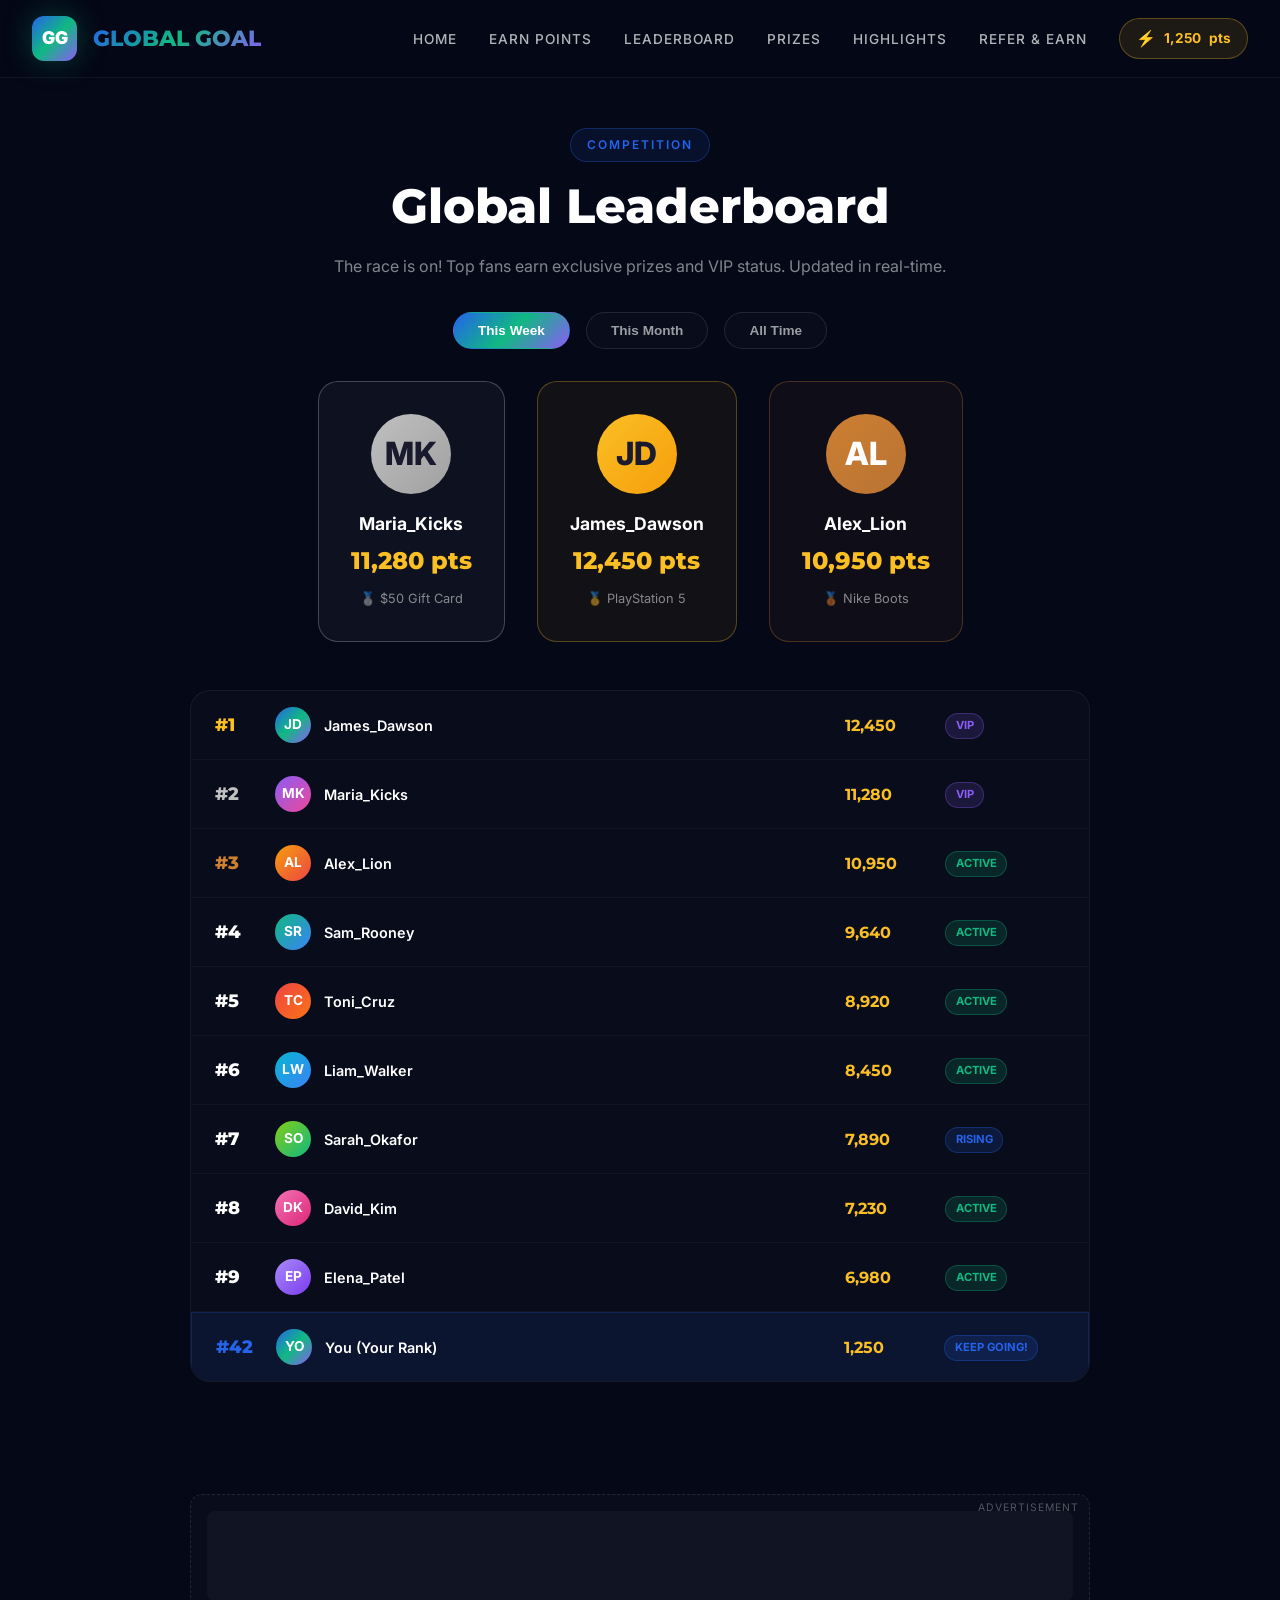
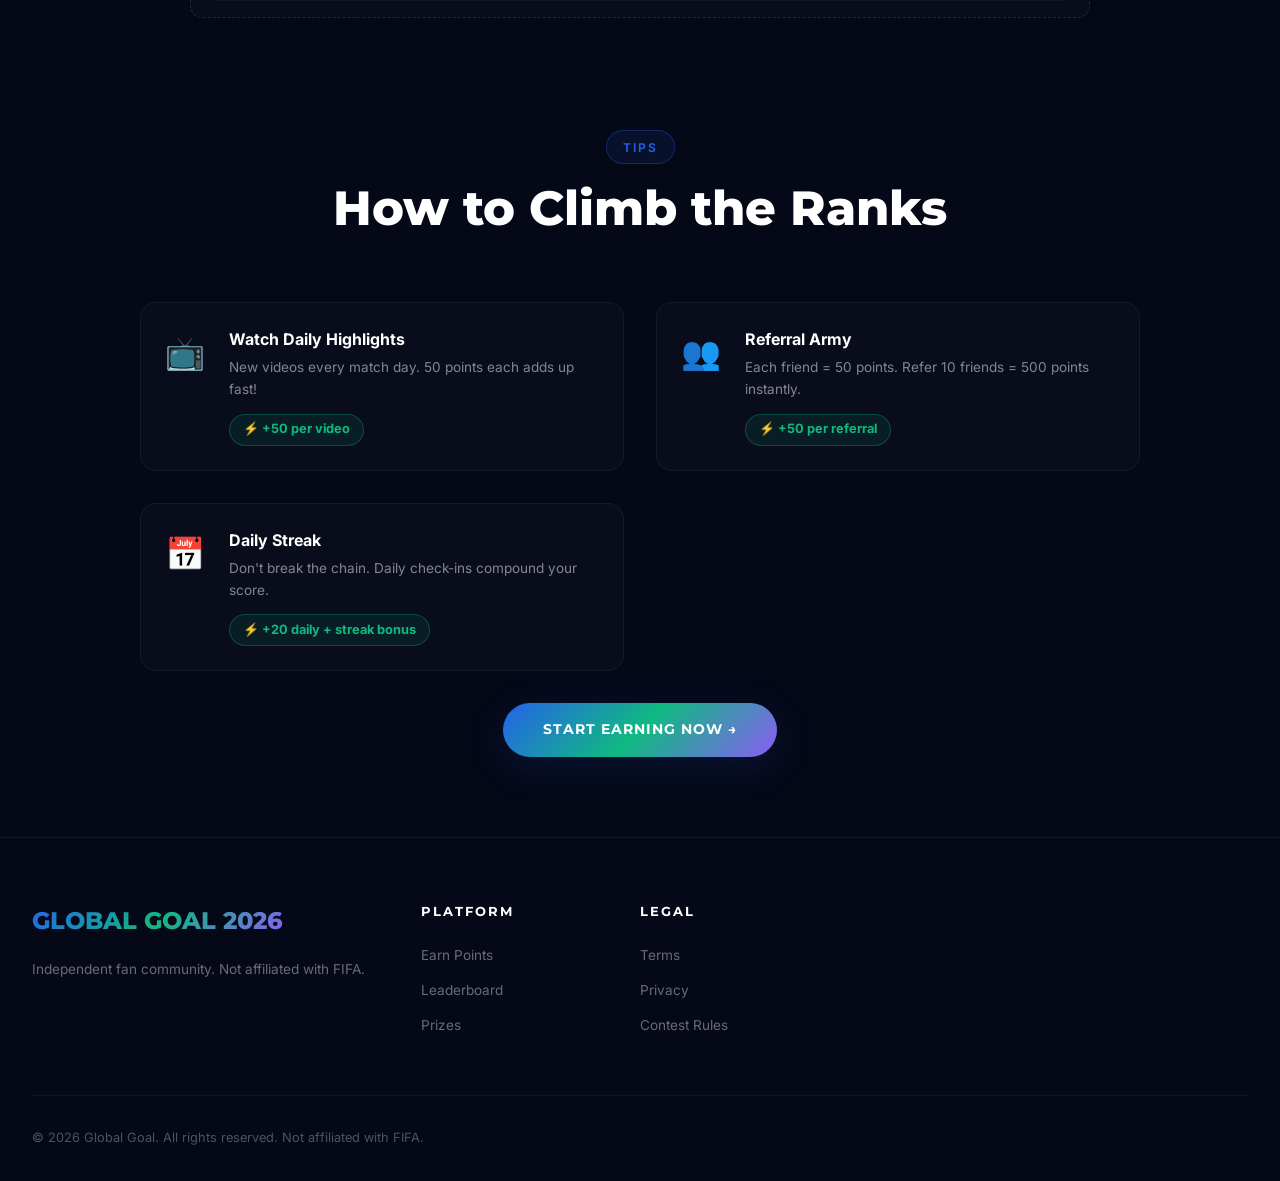
<file: pages/leaderboard.html>
<!DOCTYPE html>
<html lang="en">
<head>
    <meta charset="UTF-8">
    <meta name="viewport" content="width=device-width, initial-scale=1.0">
    <title>Leaderboard | Global Goal 2026</title>
    <meta name="description" content="See who's topping the Global Goal 2026 leaderboard. Compete with fans worldwide for epic prizes.">
    <link href="https://fonts.googleapis.com/css2?family=Montserrat:wght@300;400;600;700;800;900&family=Inter:wght@300;400;500;600;700&display=swap" rel="stylesheet">
    <link rel="stylesheet" href="../css/style.css">
    <style>
        .page-header { padding-top: 8rem; padding-bottom: 2rem; text-align: center; }
        .leaderboard-full { max-width: 900px; margin: 0 auto; }
        .leaderboard-tabs { display: flex; justify-content: center; gap: 1rem; margin-bottom: 2rem; }
        .lb-tab { padding: 0.6rem 1.5rem; border-radius: 50px; border: 1px solid rgba(255,255,255,0.1); background: rgba(255,255,255,0.02); color: rgba(255,255,255,0.6); cursor: pointer; transition: all 0.3s; font-weight: 600; font-size: 0.85rem; }
        .lb-tab.active { background: var(--gradient-primary); color: white; border-color: transparent; }
        .lb-tab:hover:not(.active) { border-color: rgba(255,255,255,0.3); color: white; }
        .top-three { display: flex; justify-content: center; align-items: flex-end; gap: 2rem; margin-bottom: 3rem; flex-wrap: wrap; }
        .podium-card { text-align: center; padding: 2rem; border-radius: 20px; background: rgba(255,255,255,0.02); border: 1px solid rgba(255,255,255,0.05); transition: all 0.3s; }
        .podium-card:hover { transform: translateY(-5px); }
        .podium-card.first { border-color: rgba(251, 191, 36, 0.3); background: rgba(251, 191, 36, 0.05); order: 2; }
        .podium-card.second { border-color: rgba(192, 192, 192, 0.3); background: rgba(192, 192, 192, 0.05); order: 1; }
        .podium-card.third { border-color: rgba(205, 127, 50, 0.3); background: rgba(205, 127, 50, 0.05); order: 3; }
        .podium-avatar { width: 80px; height: 80px; border-radius: 50%; margin: 0 auto 1rem; display: flex; align-items: center; justify-content: center; font-size: 2rem; font-weight: 800; }
        .podium-card.first .podium-avatar { background: var(--gradient-gold); color: #1a1a2e; }
        .podium-card.second .podium-avatar { background: linear-gradient(135deg, #c0c0c0, #a0a0a0); color: #1a1a2e; }
        .podium-card.third .podium-avatar { background: linear-gradient(135deg, #cd7f32, #b87333); color: white; }
        .podium-name { font-size: 1.1rem; font-weight: 700; margin-bottom: 0.3rem; }
        .podium-points { font-family: 'Montserrat', sans-serif; font-size: 1.5rem; font-weight: 800; color: var(--gg-gold); }
        .podium-prize { font-size: 0.8rem; color: rgba(255,255,255,0.5); margin-top: 0.5rem; }
        .leaderboard-list { background: rgba(255,255,255,0.02); border: 1px solid rgba(255,255,255,0.05); border-radius: 20px; overflow: hidden; }
        .lb-row { display: grid; grid-template-columns: 60px 1fr 100px 120px; padding: 1rem 1.5rem; border-bottom: 1px solid rgba(255,255,255,0.03); align-items: center; transition: all 0.3s; }
        .lb-row:hover { background: rgba(255,255,255,0.02); }
        .lb-row:last-child { border-bottom: none; }
        .lb-rank { font-family: 'Montserrat', sans-serif; font-weight: 800; font-size: 1.1rem; }
        .lb-rank.gold { color: var(--gg-gold); }
        .lb-rank.silver { color: #c0c0c0; }
        .lb-rank.bronze { color: #cd7f32; }
        .lb-user { display: flex; align-items: center; gap: 0.8rem; }
        .lb-avatar { width: 36px; height: 36px; border-radius: 50%; display: flex; align-items: center; justify-content: center; font-weight: 700; font-size: 0.85rem; }
        .lb-name { font-weight: 600; font-size: 0.9rem; }
        .lb-points { font-family: 'Montserrat', sans-serif; font-weight: 700; color: var(--gg-gold); }
        .lb-badge { display: inline-block; padding: 0.2rem 0.6rem; border-radius: 50px; font-size: 0.7rem; font-weight: 700; text-transform: uppercase; }
        .lb-badge.vip { background: rgba(139, 92, 246, 0.15); color: var(--gg-purple); border: 1px solid rgba(139, 92, 246, 0.3); }
        .lb-badge.active { background: rgba(16, 185, 129, 0.15); color: var(--gg-green); border: 1px solid rgba(16, 185, 129, 0.3); }
        .lb-badge.new { background: rgba(37, 99, 235, 0.15); color: var(--gg-blue); border: 1px solid rgba(37, 99, 235, 0.3); }
        .your-rank { background: rgba(37, 99, 235, 0.1); border: 1px solid rgba(37, 99, 235, 0.2); }
    </style>
    <script async src="https://pagead2.googlesyndication.com/pagead/js/adsbygoogle.js?client=ca-pub-XXXXXXXXXXXXXXXX" crossorigin="anonymous"></script>
</head>
<body>

    <nav id="navbar">
        <div class="nav-container">
            <a href="../index.html" class="logo"><div class="logo-icon">GG</div><span class="logo-text">GLOBAL GOAL</span></a>
            <ul class="nav-links">
                <li><a href="../index.html">Home</a></li>
                <li><a href="earn-points.html">Earn Points</a></li>
                <li><a href="leaderboard.html">Leaderboard</a></li>
                <li><a href="prizes.html">Prizes</a></li>
                <li><a href="highlights.html">Highlights</a></li>
                <li><a href="referral.html">Refer & Earn</a></li>
                <li><div class="user-points" onclick="location.href='profile.html'"><span class="points-icon">⚡</span><span id="nav-points">1,250</span> pts</div></li>
            </ul>
            <button class="mobile-menu-btn" onclick="toggleMobileMenu()">☰</button>
        </div>
    </nav>

    <div class="page-header">
        <span class="section-tag">Competition</span>
        <h1 class="section-title">Global Leaderboard</h1>
        <p class="section-desc">The race is on! Top fans earn exclusive prizes and VIP status. Updated in real-time.</p>
    </div>

    <section style="padding-top: 0;">
        <div class="leaderboard-tabs">
            <button class="lb-tab active" onclick="switchTab('weekly')">This Week</button>
            <button class="lb-tab" onclick="switchTab('monthly')">This Month</button>
            <button class="lb-tab" onclick="switchTab('alltime')">All Time</button>
        </div>

        <!-- Top 3 Podium -->
        <div class="top-three">
            <div class="podium-card second">
                <div class="podium-avatar">MK</div>
                <div class="podium-name">Maria_Kicks</div>
                <div class="podium-points">11,280 pts</div>
                <div class="podium-prize">🥈 $50 Gift Card</div>
            </div>
            <div class="podium-card first">
                <div class="podium-avatar">JD</div>
                <div class="podium-name">James_Dawson</div>
                <div class="podium-points">12,450 pts</div>
                <div class="podium-prize">🥇 PlayStation 5</div>
            </div>
            <div class="podium-card third">
                <div class="podium-avatar">AL</div>
                <div class="podium-name">Alex_Lion</div>
                <div class="podium-points">10,950 pts</div>
                <div class="podium-prize">🥉 Nike Boots</div>
            </div>
        </div>

        <!-- Full List -->
        <div class="leaderboard-full">
            <div class="leaderboard-list" id="leaderboard-list">
                <div class="lb-row">
                    <div class="lb-rank gold">#1</div>
                    <div class="lb-user"><div class="lb-avatar" style="background: var(--gradient-primary);">JD</div><span class="lb-name">James_Dawson</span></div>
                    <div class="lb-points">12,450</div>
                    <div><span class="lb-badge vip">VIP</span></div>
                </div>
                <div class="lb-row">
                    <div class="lb-rank silver">#2</div>
                    <div class="lb-user"><div class="lb-avatar" style="background: linear-gradient(135deg, #8b5cf6, #ec4899);">MK</div><span class="lb-name">Maria_Kicks</span></div>
                    <div class="lb-points">11,280</div>
                    <div><span class="lb-badge vip">VIP</span></div>
                </div>
                <div class="lb-row">
                    <div class="lb-rank bronze">#3</div>
                    <div class="lb-user"><div class="lb-avatar" style="background: linear-gradient(135deg, #f59e0b, #ef4444);">AL</div><span class="lb-name">Alex_Lion</span></div>
                    <div class="lb-points">10,950</div>
                    <div><span class="lb-badge active">Active</span></div>
                </div>
                <div class="lb-row">
                    <div class="lb-rank">#4</div>
                    <div class="lb-user"><div class="lb-avatar" style="background: linear-gradient(135deg, #10b981, #3b82f6);">SR</div><span class="lb-name">Sam_Rooney</span></div>
                    <div class="lb-points">9,640</div>
                    <div><span class="lb-badge active">Active</span></div>
                </div>
                <div class="lb-row">
                    <div class="lb-rank">#5</div>
                    <div class="lb-user"><div class="lb-avatar" style="background: linear-gradient(135deg, #ef4444, #f97316);">TC</div><span class="lb-name">Toni_Cruz</span></div>
                    <div class="lb-points">8,920</div>
                    <div><span class="lb-badge active">Active</span></div>
                </div>
                <div class="lb-row">
                    <div class="lb-rank">#6</div>
                    <div class="lb-user"><div class="lb-avatar" style="background: linear-gradient(135deg, #06b6d4, #3b82f6);">LW</div><span class="lb-name">Liam_Walker</span></div>
                    <div class="lb-points">8,450</div>
                    <div><span class="lb-badge active">Active</span></div>
                </div>
                <div class="lb-row">
                    <div class="lb-rank">#7</div>
                    <div class="lb-user"><div class="lb-avatar" style="background: linear-gradient(135deg, #84cc16, #10b981);">SO</div><span class="lb-name">Sarah_Okafor</span></div>
                    <div class="lb-points">7,890</div>
                    <div><span class="lb-badge new">Rising</span></div>
                </div>
                <div class="lb-row">
                    <div class="lb-rank">#8</div>
                    <div class="lb-user"><div class="lb-avatar" style="background: linear-gradient(135deg, #f472b6, #db2777);">DK</div><span class="lb-name">David_Kim</span></div>
                    <div class="lb-points">7,230</div>
                    <div><span class="lb-badge active">Active</span></div>
                </div>
                <div class="lb-row">
                    <div class="lb-rank">#9</div>
                    <div class="lb-user"><div class="lb-avatar" style="background: linear-gradient(135deg, #a78bfa, #7c3aed);">EP</div><span class="lb-name">Elena_Patel</span></div>
                    <div class="lb-points">6,980</div>
                    <div><span class="lb-badge active">Active</span></div>
                </div>
                <div class="lb-row your-rank">
                    <div class="lb-rank" style="color: var(--gg-blue);">#42</div>
                    <div class="lb-user"><div class="lb-avatar" style="background: var(--gradient-primary);">YO</div><span class="lb-name">You (Your Rank)</span></div>
                    <div class="lb-points" id="your-points">1,250</div>
                    <div><span class="lb-badge" style="background: rgba(37, 99, 235, 0.15); color: var(--gg-blue); border: 1px solid rgba(37, 99, 235, 0.3);">Keep Going!</span></div>
                </div>
            </div>
        </div>
    </section>

    <!-- Ad -->
    <div class="ad-container" style="max-width: 900px;">
        <span class="ad-label">Advertisement</span>
        <div class="ad-placeholder leaderboard">
            <ins class="adsbygoogle" style="display:block" data-ad-client="ca-pub-XXXXXXXXXXXXXXXX" data-ad-slot="XXXXXXXXXX" data-ad-format="horizontal" data-full-width-responsive="true"></ins>
            <script>(adsbygoogle = window.adsbygoogle || []).push({});</script>
        </div>
    </div>

    <!-- How to Climb -->
    <section>
        <div class="section-header fade-in">
            <span class="section-tag">Tips</span>
            <h2 class="section-title">How to Climb the Ranks</h2>
        </div>
        <div class="tasks-grid fade-in" style="max-width: 1000px; margin: 0 auto;">
            <div class="task-card">
                <div class="task-icon">📺</div>
                <div class="task-content">
                    <div class="task-title">Watch Daily Highlights</div>
                    <div class="task-desc">New videos every match day. 50 points each adds up fast!</div>
                    <div class="task-reward">⚡ +50 per video</div>
                </div>
            </div>
            <div class="task-card">
                <div class="task-icon">👥</div>
                <div class="task-content">
                    <div class="task-title">Referral Army</div>
                    <div class="task-desc">Each friend = 50 points. Refer 10 friends = 500 points instantly.</div>
                    <div class="task-reward">⚡ +50 per referral</div>
                </div>
            </div>
            <div class="task-card">
                <div class="task-icon">📅</div>
                <div class="task-content">
                    <div class="task-title">Daily Streak</div>
                    <div class="task-desc">Don't break the chain. Daily check-ins compound your score.</div>
                    <div class="task-reward">⚡ +20 daily + streak bonus</div>
                </div>
            </div>
        </div>
        <div style="text-align: center; margin-top: 2rem;">
            <a href="earn-points.html" class="btn btn-primary">Start Earning Now →</a>
        </div>
    </section>

    <footer>
        <div class="footer-content">
            <div class="footer-brand"><span class="logo-text">GLOBAL GOAL 2026</span><p>Independent fan community. Not affiliated with FIFA.</p></div>
            <div class="footer-links"><h4>Platform</h4><ul><li><a href="earn-points.html">Earn Points</a></li><li><a href="leaderboard.html">Leaderboard</a></li><li><a href="prizes.html">Prizes</a></li></ul></div>
            <div class="footer-links"><h4>Legal</h4><ul><li><a href="terms.html">Terms</a></li><li><a href="privacy.html">Privacy</a></li><li><a href="contest-rules.html">Contest Rules</a></li></ul></div>
        </div>
        <div class="footer-bottom"><p>© 2026 Global Goal. All rights reserved. Not affiliated with FIFA.</p></div>
    </footer>

    <script src="../js/main.js"></script>
    <script>
        function switchTab(period) {
            document.querySelectorAll('.lb-tab').forEach(t => t.classList.remove('active'));
            event.target.classList.add('active');
            showNotification('Leaderboard Updated', `Showing ${period} rankings`, 'success');
        }
        document.getElementById('your-points').textContent = userPoints.toLocaleString();
    </script>
</body>
</html>
</file>
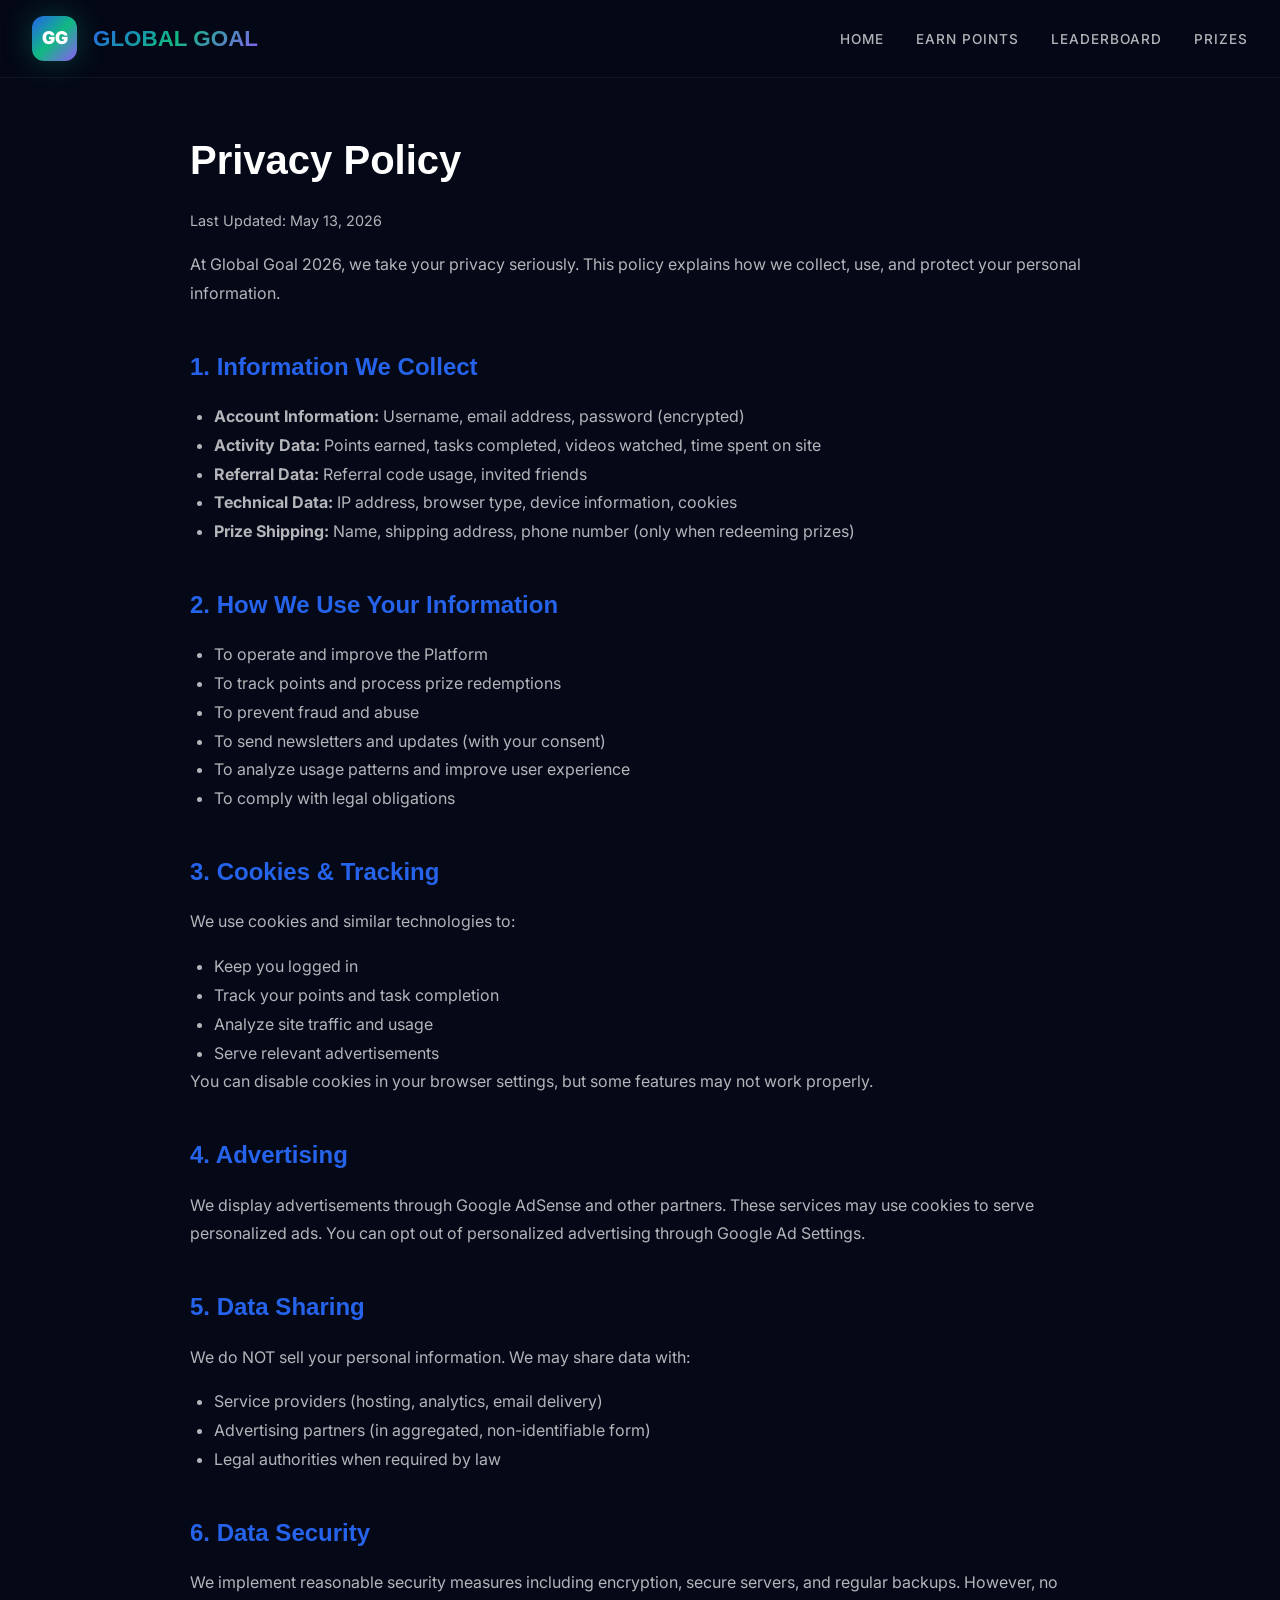
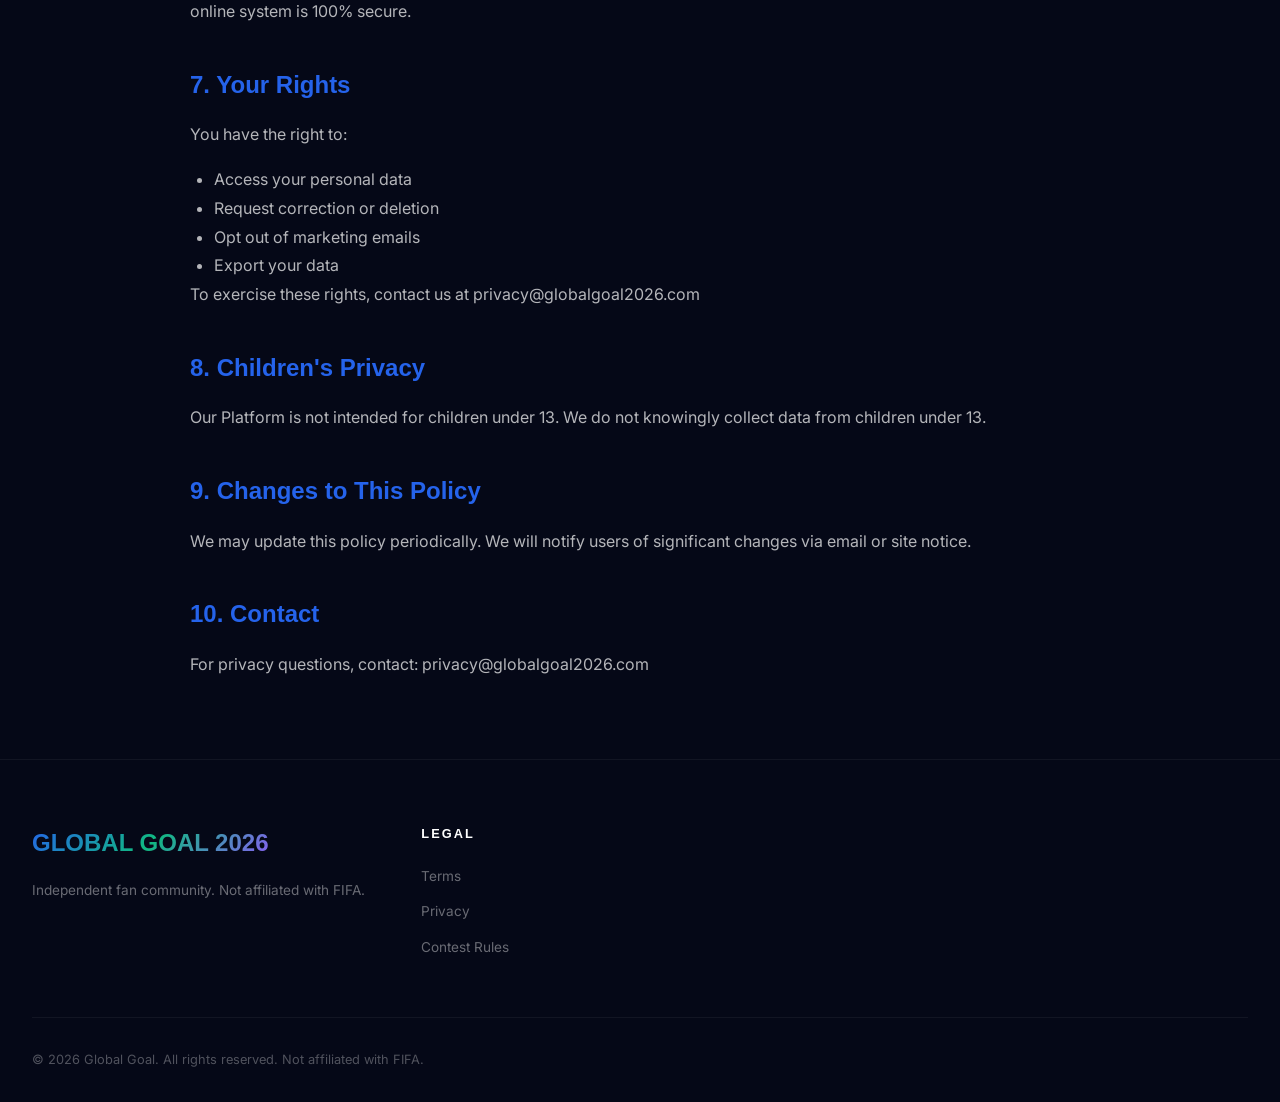
<file: pages/privacy.html>
<!DOCTYPE html>
<html lang="en">
<head>
    <meta charset="UTF-8">
    <meta name="viewport" content="width=device-width, initial-scale=1.0">
    <title>Privacy Policy | Global Goal 2026</title>
    <link href="https://fonts.googleapis.com/css2?family=Inter:wght@300;400;500;600;700&display=swap" rel="stylesheet">
    <link rel="stylesheet" href="../css/style.css">
    <style>
        .legal-page { max-width: 900px; margin: 0 auto; padding-top: 8rem; padding-bottom: 4rem; }
        .legal-page h1 { font-size: 2.5rem; margin-bottom: 1rem; }
        .legal-page h2 { font-size: 1.5rem; margin-top: 2.5rem; margin-bottom: 1rem; color: var(--gg-blue); }
        .legal-page p { color: rgba(255, 255, 255, 0.7); line-height: 1.8; margin-bottom: 1rem; }
        .legal-page ul { margin-left: 1.5rem; color: rgba(255, 255, 255, 0.7); line-height: 1.8; }
        .last-updated { color: rgba(255, 255, 255, 0.4); font-size: 0.9rem; margin-bottom: 2rem; }
    </style>
</head>
<body>

    <nav id="navbar">
        <div class="nav-container">
            <a href="../index.html" class="logo"><div class="logo-icon">GG</div><span class="logo-text">GLOBAL GOAL</span></a>
            <ul class="nav-links">
                <li><a href="../index.html">Home</a></li>
                <li><a href="earn-points.html">Earn Points</a></li>
                <li><a href="leaderboard.html">Leaderboard</a></li>
                <li><a href="prizes.html">Prizes</a></li>
            </ul>
        </div>
    </nav>

    <div class="legal-page">
        <h1>Privacy Policy</h1>
        <p class="last-updated">Last Updated: May 13, 2026</p>

        <p>At Global Goal 2026, we take your privacy seriously. This policy explains how we collect, use, and protect your personal information.</p>

        <h2>1. Information We Collect</h2>
        <ul>
            <li><strong>Account Information:</strong> Username, email address, password (encrypted)</li>
            <li><strong>Activity Data:</strong> Points earned, tasks completed, videos watched, time spent on site</li>
            <li><strong>Referral Data:</strong> Referral code usage, invited friends</li>
            <li><strong>Technical Data:</strong> IP address, browser type, device information, cookies</li>
            <li><strong>Prize Shipping:</strong> Name, shipping address, phone number (only when redeeming prizes)</li>
        </ul>

        <h2>2. How We Use Your Information</h2>
        <ul>
            <li>To operate and improve the Platform</li>
            <li>To track points and process prize redemptions</li>
            <li>To prevent fraud and abuse</li>
            <li>To send newsletters and updates (with your consent)</li>
            <li>To analyze usage patterns and improve user experience</li>
            <li>To comply with legal obligations</li>
        </ul>

        <h2>3. Cookies & Tracking</h2>
        <p>We use cookies and similar technologies to:</p>
        <ul>
            <li>Keep you logged in</li>
            <li>Track your points and task completion</li>
            <li>Analyze site traffic and usage</li>
            <li>Serve relevant advertisements</li>
        </ul>
        <p>You can disable cookies in your browser settings, but some features may not work properly.</p>

        <h2>4. Advertising</h2>
        <p>We display advertisements through Google AdSense and other partners. These services may use cookies to serve personalized ads. You can opt out of personalized advertising through Google Ad Settings.</p>

        <h2>5. Data Sharing</h2>
        <p>We do NOT sell your personal information. We may share data with:</p>
        <ul>
            <li>Service providers (hosting, analytics, email delivery)</li>
            <li>Advertising partners (in aggregated, non-identifiable form)</li>
            <li>Legal authorities when required by law</li>
        </ul>

        <h2>6. Data Security</h2>
        <p>We implement reasonable security measures including encryption, secure servers, and regular backups. However, no online system is 100% secure.</p>

        <h2>7. Your Rights</h2>
        <p>You have the right to:</p>
        <ul>
            <li>Access your personal data</li>
            <li>Request correction or deletion</li>
            <li>Opt out of marketing emails</li>
            <li>Export your data</li>
        </ul>
        <p>To exercise these rights, contact us at privacy@globalgoal2026.com</p>

        <h2>8. Children's Privacy</h2>
        <p>Our Platform is not intended for children under 13. We do not knowingly collect data from children under 13.</p>

        <h2>9. Changes to This Policy</h2>
        <p>We may update this policy periodically. We will notify users of significant changes via email or site notice.</p>

        <h2>10. Contact</h2>
        <p>For privacy questions, contact: privacy@globalgoal2026.com</p>
    </div>

    <footer>
        <div class="footer-content">
            <div class="footer-brand"><span class="logo-text">GLOBAL GOAL 2026</span><p>Independent fan community. Not affiliated with FIFA.</p></div>
            <div class="footer-links"><h4>Legal</h4><ul><li><a href="terms.html">Terms</a></li><li><a href="privacy.html">Privacy</a></li><li><a href="contest-rules.html">Contest Rules</a></li></ul></div>
        </div>
        <div class="footer-bottom"><p>© 2026 Global Goal. All rights reserved. Not affiliated with FIFA.</p></div>
    </footer>

    <script src="../js/main.js"></script>
</body>
</html>
</file>
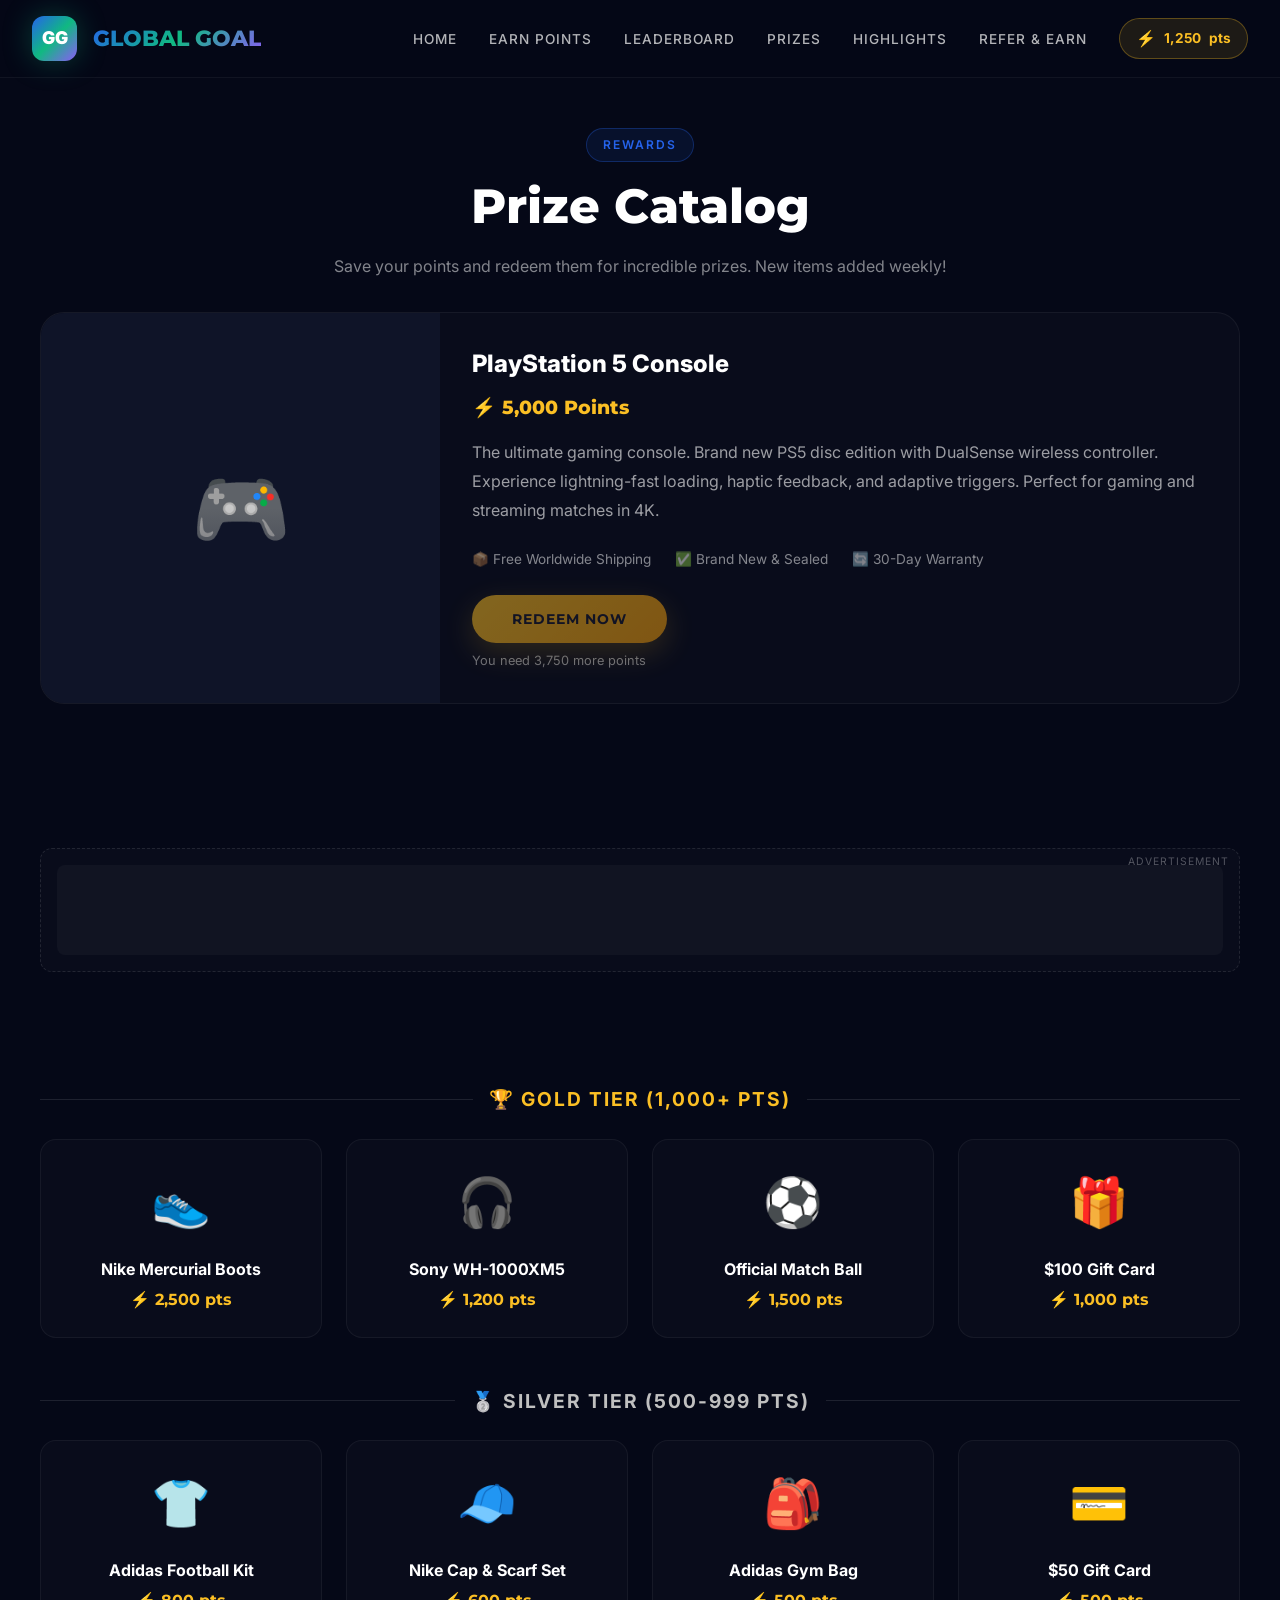
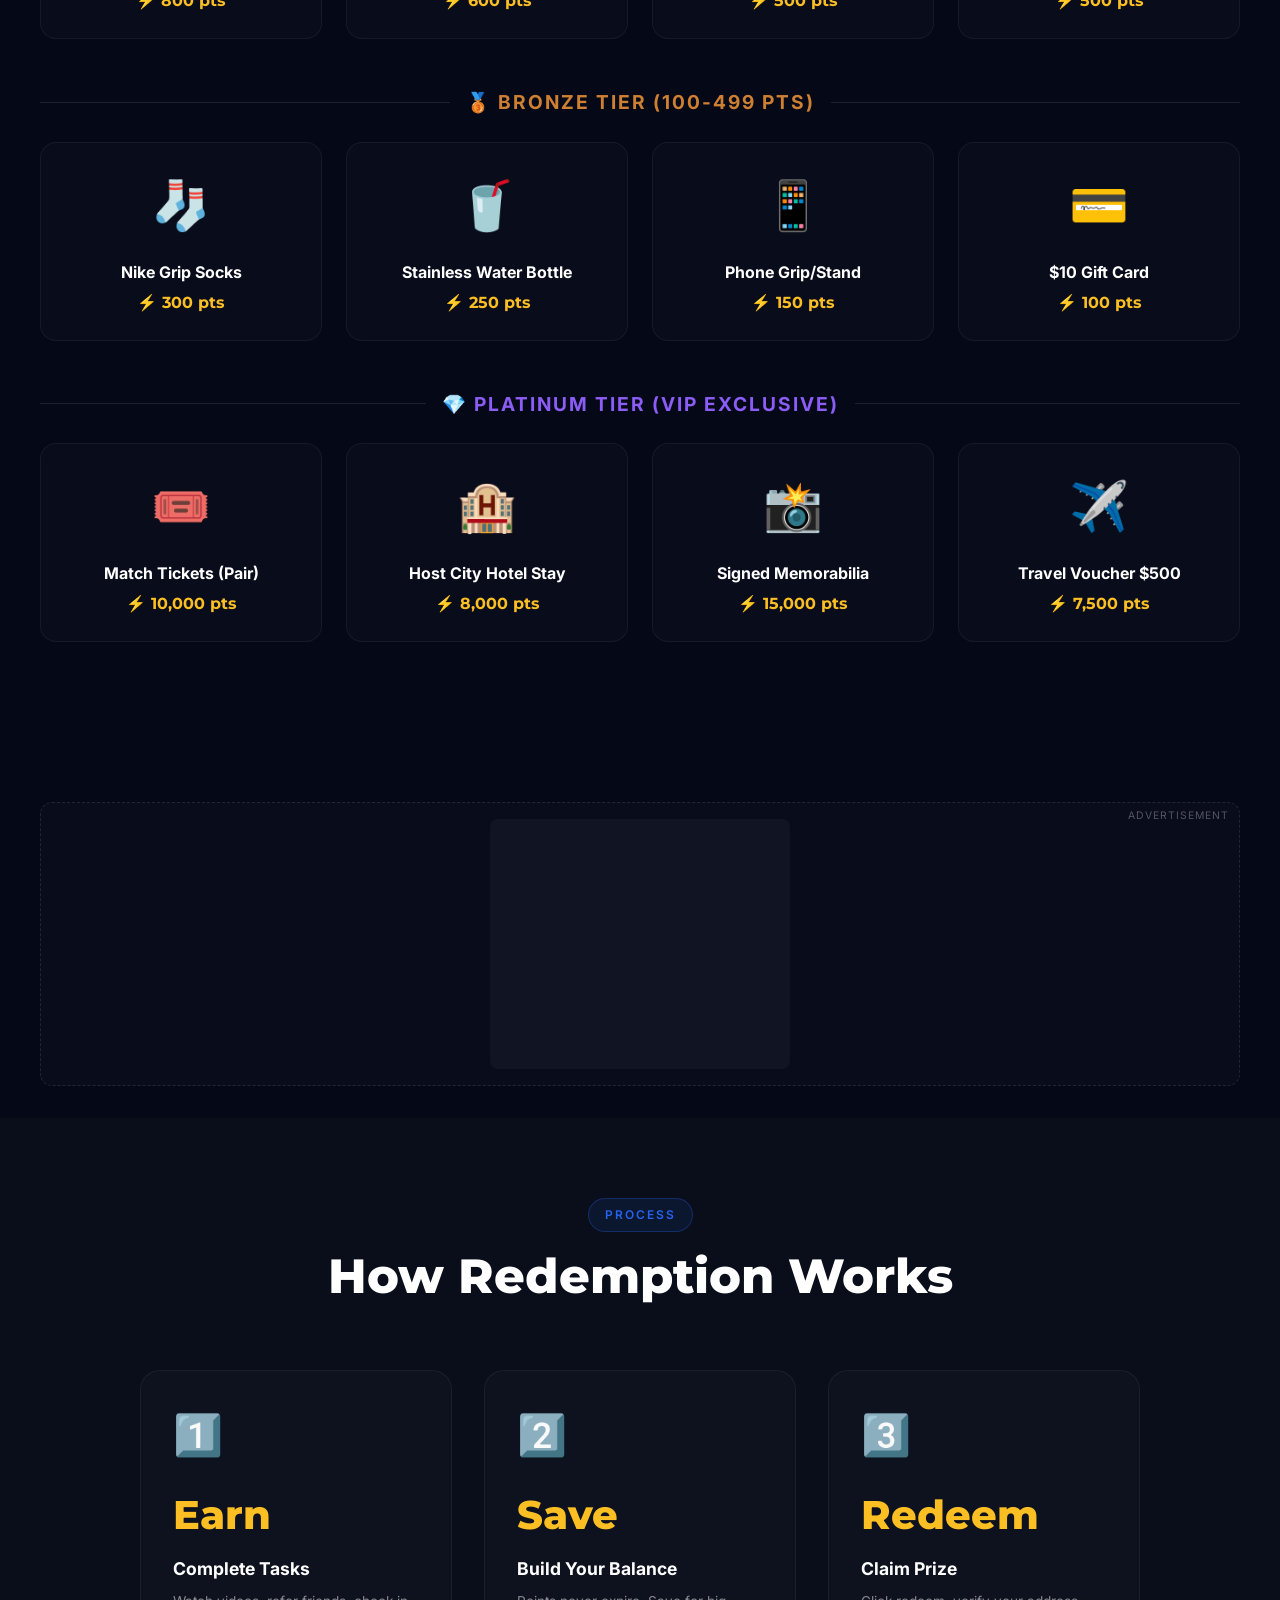
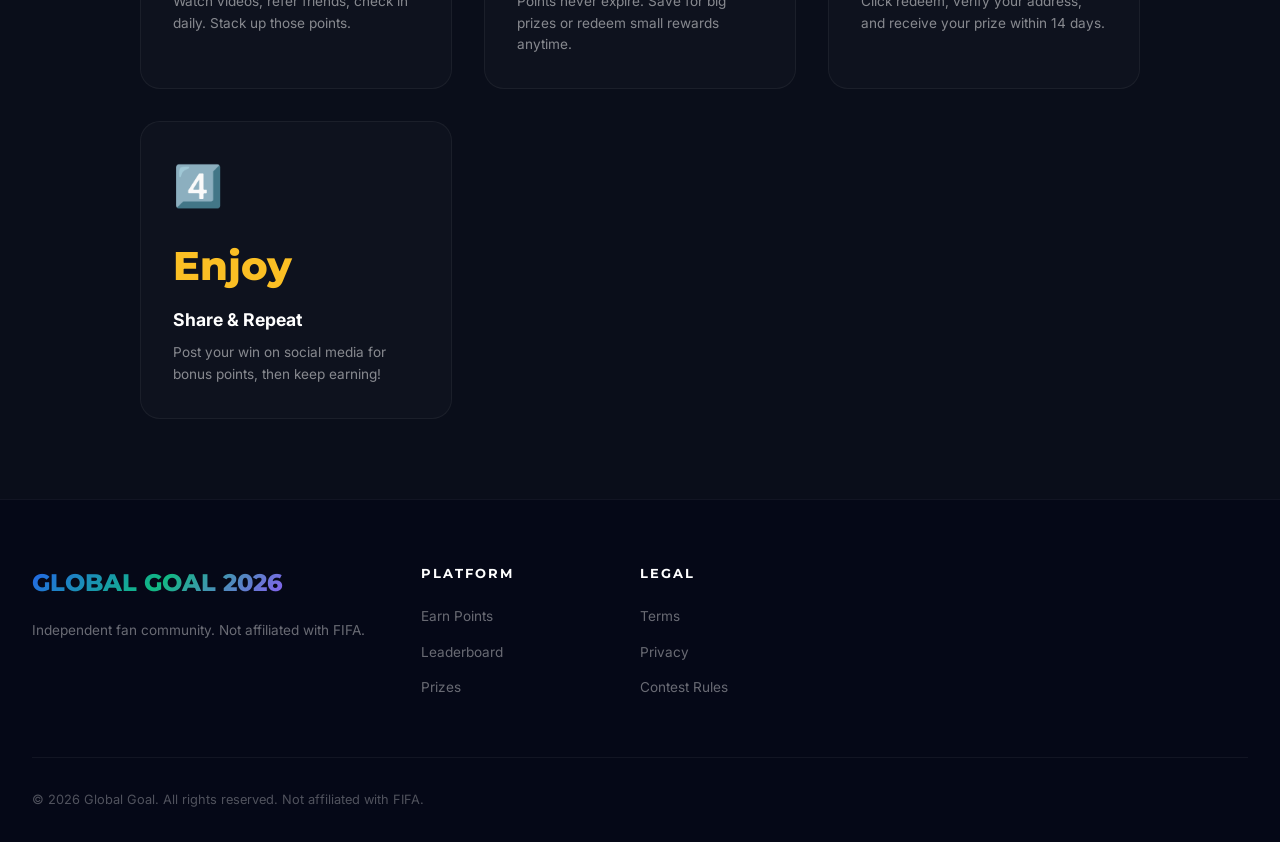
<file: pages/prizes.html>
<!DOCTYPE html>
<html lang="en">
<head>
    <meta charset="UTF-8">
    <meta name="viewport" content="width=device-width, initial-scale=1.0">
    <title>Prizes & Rewards | Global Goal 2026</title>
    <meta name="description" content="Redeem your points for PlayStation 5, Nike boots, gift cards, and more exclusive prizes.">
    <link href="https://fonts.googleapis.com/css2?family=Montserrat:wght@300;400;600;700;800;900&family=Inter:wght@300;400;500;600;700&display=swap" rel="stylesheet">
    <link rel="stylesheet" href="../css/style.css">
    <style>
        .page-header { padding-top: 8rem; padding-bottom: 2rem; text-align: center; }
        .prizes-full { max-width: 1200px; margin: 0 auto; }
        .prize-detail {
            background: rgba(255, 255, 255, 0.02); border: 1px solid rgba(255, 255, 255, 0.05);
            border-radius: 24px; overflow: hidden; transition: all 0.4s ease; display: grid;
            grid-template-columns: 1fr 2fr; margin-bottom: 2rem;
        }
        .prize-detail:hover { border-color: rgba(251, 191, 36, 0.2); transform: translateY(-3px); }
        .prize-visual {
            background: var(--gg-card); display: flex; align-items: center; justify-content: center;
            font-size: 5rem; min-height: 250px; position: relative; overflow: hidden;
        }
        .prize-visual::after {
            content: ''; position: absolute; bottom: 0; left: 0; right: 0; height: 50%;
            background: linear-gradient(to top, var(--gg-card), transparent);
        }
        .prize-details { padding: 2rem; display: flex; flex-direction: column; justify-content: center; }
        .prize-name-lg { font-size: 1.5rem; font-weight: 800; margin-bottom: 0.5rem; }
        .prize-points-lg { display: inline-flex; align-items: center; gap: 0.5rem; font-family: 'Montserrat', sans-serif; font-size: 1.2rem; font-weight: 800; color: var(--gg-gold); margin-bottom: 1rem; }
        .prize-desc-lg { color: rgba(255, 255, 255, 0.6); line-height: 1.8; margin-bottom: 1.5rem; }
        .prize-meta { display: flex; gap: 1.5rem; margin-bottom: 1.5rem; flex-wrap: wrap; }
        .prize-meta-item { display: flex; align-items: center; gap: 0.5rem; font-size: 0.85rem; color: rgba(255, 255, 255, 0.5); }
        .redeem-btn { align-self: flex-start; }
        .redeem-btn:disabled { opacity: 0.5; cursor: not-allowed; }
        .points-needed { font-size: 0.8rem; color: rgba(255, 255, 255, 0.4); margin-top: 0.5rem; }
        .tier-section { margin-bottom: 3rem; }
        .tier-header { display: flex; align-items: center; gap: 1rem; margin-bottom: 1.5rem; }
        .tier-line { flex: 1; height: 1px; background: rgba(255, 255, 255, 0.1); }
        .tier-name { font-size: 1.2rem; font-weight: 700; text-transform: uppercase; letter-spacing: 2px; }
        .tier-name.bronze { color: #cd7f32; }
        .tier-name.silver { color: #c0c0c0; }
        .tier-name.gold { color: var(--gg-gold); }
        .tier-name.platinum { color: var(--gg-purple); }
        .prizes-row { display: grid; grid-template-columns: repeat(auto-fit, minmax(280px, 1fr)); gap: 1.5rem; }
        .prize-sm {
            background: rgba(255, 255, 255, 0.02); border: 1px solid rgba(255, 255, 255, 0.05);
            border-radius: 16px; padding: 1.5rem; text-align: center; transition: all 0.3s;
        }
        .prize-sm:hover { border-color: rgba(251, 191, 36, 0.2); transform: translateY(-3px); }
        .prize-sm-icon { font-size: 3rem; margin-bottom: 1rem; }
        .prize-sm-name { font-weight: 700; margin-bottom: 0.3rem; }
        .prize-sm-points { color: var(--gg-gold); font-weight: 700; font-family: 'Montserrat', sans-serif; }
    </style>
    <script async src="https://pagead2.googlesyndication.com/pagead/js/adsbygoogle.js?client=ca-pub-XXXXXXXXXXXXXXXX" crossorigin="anonymous"></script>
</head>
<body>

    <nav id="navbar">
        <div class="nav-container">
            <a href="../index.html" class="logo"><div class="logo-icon">GG</div><span class="logo-text">GLOBAL GOAL</span></a>
            <ul class="nav-links">
                <li><a href="../index.html">Home</a></li>
                <li><a href="earn-points.html">Earn Points</a></li>
                <li><a href="leaderboard.html">Leaderboard</a></li>
                <li><a href="prizes.html">Prizes</a></li>
                <li><a href="highlights.html">Highlights</a></li>
                <li><a href="referral.html">Refer & Earn</a></li>
                <li><div class="user-points" onclick="location.href='profile.html'"><span class="points-icon">⚡</span><span id="nav-points">1,250</span> pts</div></li>
            </ul>
            <button class="mobile-menu-btn" onclick="toggleMobileMenu()">☰</button>
        </div>
    </nav>

    <div class="page-header">
        <span class="section-tag">Rewards</span>
        <h1 class="section-title">Prize Catalog</h1>
        <p class="section-desc">Save your points and redeem them for incredible prizes. New items added weekly!</p>
    </div>

    <!-- Featured Prize -->
    <section style="padding-top: 0;">
        <div class="prizes-full">
            <div class="prize-detail">
                <div class="prize-visual">🎮</div>
                <div class="prize-details">
                    <div class="prize-name-lg">PlayStation 5 Console</div>
                    <div class="prize-points-lg">⚡ 5,000 Points</div>
                    <div class="prize-desc-lg">The ultimate gaming console. Brand new PS5 disc edition with DualSense wireless controller. Experience lightning-fast loading, haptic feedback, and adaptive triggers. Perfect for gaming and streaming matches in 4K.</div>
                    <div class="prize-meta">
                        <div class="prize-meta-item">📦 Free Worldwide Shipping</div>
                        <div class="prize-meta-item">✅ Brand New & Sealed</div>
                        <div class="prize-meta-item">🔄 30-Day Warranty</div>
                    </div>
                    <button class="btn btn-gold redeem-btn" onclick="redeemPrize('ps5', 5000)" id="btn-ps5">Redeem Now</button>
                    <div class="points-needed" id="need-ps5">You need 3,750 more points</div>
                </div>
            </div>
        </div>
    </section>

    <!-- Ad -->
    <div class="ad-container" style="max-width: 1200px;">
        <span class="ad-label">Advertisement</span>
        <div class="ad-placeholder leaderboard">
            <ins class="adsbygoogle" style="display:block" data-ad-client="ca-pub-XXXXXXXXXXXXXXXX" data-ad-slot="XXXXXXXXXX" data-ad-format="horizontal" data-full-width-responsive="true"></ins>
            <script>(adsbygoogle = window.adsbygoogle || []).push({});</script>
        </div>
    </div>

    <!-- Prize Tiers -->
    <section>
        <div class="prizes-full">

            <!-- Gold Tier -->
            <div class="tier-section">
                <div class="tier-header">
                    <div class="tier-line"></div>
                    <div class="tier-name gold">🏆 Gold Tier (1,000+ pts)</div>
                    <div class="tier-line"></div>
                </div>
                <div class="prizes-row">
                    <div class="prize-sm">
                        <div class="prize-sm-icon">👟</div>
                        <div class="prize-sm-name">Nike Mercurial Boots</div>
                        <div class="prize-sm-points">⚡ 2,500 pts</div>
                    </div>
                    <div class="prize-sm">
                        <div class="prize-sm-icon">🎧</div>
                        <div class="prize-sm-name">Sony WH-1000XM5</div>
                        <div class="prize-sm-points">⚡ 1,200 pts</div>
                    </div>
                    <div class="prize-sm">
                        <div class="prize-sm-icon">⚽</div>
                        <div class="prize-sm-name">Official Match Ball</div>
                        <div class="prize-sm-points">⚡ 1,500 pts</div>
                    </div>
                    <div class="prize-sm">
                        <div class="prize-sm-icon">🎁</div>
                        <div class="prize-sm-name">$100 Gift Card</div>
                        <div class="prize-sm-points">⚡ 1,000 pts</div>
                    </div>
                </div>
            </div>

            <!-- Silver Tier -->
            <div class="tier-section">
                <div class="tier-header">
                    <div class="tier-line"></div>
                    <div class="tier-name silver">🥈 Silver Tier (500-999 pts)</div>
                    <div class="tier-line"></div>
                </div>
                <div class="prizes-row">
                    <div class="prize-sm">
                        <div class="prize-sm-icon">👕</div>
                        <div class="prize-sm-name">Adidas Football Kit</div>
                        <div class="prize-sm-points">⚡ 800 pts</div>
                    </div>
                    <div class="prize-sm">
                        <div class="prize-sm-icon">🧢</div>
                        <div class="prize-sm-name">Nike Cap & Scarf Set</div>
                        <div class="prize-sm-points">⚡ 600 pts</div>
                    </div>
                    <div class="prize-sm">
                        <div class="prize-sm-icon">🎒</div>
                        <div class="prize-sm-name">Adidas Gym Bag</div>
                        <div class="prize-sm-points">⚡ 500 pts</div>
                    </div>
                    <div class="prize-sm">
                        <div class="prize-sm-icon">💳</div>
                        <div class="prize-sm-name">$50 Gift Card</div>
                        <div class="prize-sm-points">⚡ 500 pts</div>
                    </div>
                </div>
            </div>

            <!-- Bronze Tier -->
            <div class="tier-section">
                <div class="tier-header">
                    <div class="tier-line"></div>
                    <div class="tier-name bronze">🥉 Bronze Tier (100-499 pts)</div>
                    <div class="tier-line"></div>
                </div>
                <div class="prizes-row">
                    <div class="prize-sm">
                        <div class="prize-sm-icon">🧦</div>
                        <div class="prize-sm-name">Nike Grip Socks</div>
                        <div class="prize-sm-points">⚡ 300 pts</div>
                    </div>
                    <div class="prize-sm">
                        <div class="prize-sm-icon">🥤</div>
                        <div class="prize-sm-name">Stainless Water Bottle</div>
                        <div class="prize-sm-points">⚡ 250 pts</div>
                    </div>
                    <div class="prize-sm">
                        <div class="prize-sm-icon">📱</div>
                        <div class="prize-sm-name">Phone Grip/Stand</div>
                        <div class="prize-sm-points">⚡ 150 pts</div>
                    </div>
                    <div class="prize-sm">
                        <div class="prize-sm-icon">💳</div>
                        <div class="prize-sm-name">$10 Gift Card</div>
                        <div class="prize-sm-points">⚡ 100 pts</div>
                    </div>
                </div>
            </div>

            <!-- Platinum Tier -->
            <div class="tier-section">
                <div class="tier-header">
                    <div class="tier-line"></div>
                    <div class="tier-name platinum">💎 Platinum Tier (VIP Exclusive)</div>
                    <div class="tier-line"></div>
                </div>
                <div class="prizes-row">
                    <div class="prize-sm">
                        <div class="prize-sm-icon">🎟️</div>
                        <div class="prize-sm-name">Match Tickets (Pair)</div>
                        <div class="prize-sm-points">⚡ 10,000 pts</div>
                    </div>
                    <div class="prize-sm">
                        <div class="prize-sm-icon">🏨</div>
                        <div class="prize-sm-name">Host City Hotel Stay</div>
                        <div class="prize-sm-points">⚡ 8,000 pts</div>
                    </div>
                    <div class="prize-sm">
                        <div class="prize-sm-icon">📸</div>
                        <div class="prize-sm-name">Signed Memorabilia</div>
                        <div class="prize-sm-points">⚡ 15,000 pts</div>
                    </div>
                    <div class="prize-sm">
                        <div class="prize-sm-icon">✈️</div>
                        <div class="prize-sm-name">Travel Voucher $500</div>
                        <div class="prize-sm-points">⚡ 7,500 pts</div>
                    </div>
                </div>
            </div>
        </div>
    </section>

    <!-- Ad -->
    <div class="ad-container" style="max-width: 1200px;">
        <span class="ad-label">Advertisement</span>
        <div class="ad-placeholder medium-rect">
            <ins class="adsbygoogle" style="display:block" data-ad-client="ca-pub-XXXXXXXXXXXXXXXX" data-ad-slot="XXXXXXXXXX" data-ad-format="rectangle"></ins>
            <script>(adsbygoogle = window.adsbygoogle || []).push({});</script>
        </div>
    </div>

    <!-- How Redemption Works -->
    <section style="background: var(--gg-dark);">
        <div class="section-header fade-in">
            <span class="section-tag">Process</span>
            <h2 class="section-title">How Redemption Works</h2>
        </div>
        <div class="points-grid fade-in" style="max-width: 1000px; margin: 0 auto;">
            <div class="point-card">
                <div class="point-icon">1️⃣</div>
                <div class="point-value">Earn</div>
                <div class="point-label">Complete Tasks</div>
                <div class="point-desc">Watch videos, refer friends, check in daily. Stack up those points.</div>
            </div>
            <div class="point-card">
                <div class="point-icon">2️⃣</div>
                <div class="point-value">Save</div>
                <div class="point-label">Build Your Balance</div>
                <div class="point-desc">Points never expire. Save for big prizes or redeem small rewards anytime.</div>
            </div>
            <div class="point-card">
                <div class="point-icon">3️⃣</div>
                <div class="point-value">Redeem</div>
                <div class="point-label">Claim Prize</div>
                <div class="point-desc">Click redeem, verify your address, and receive your prize within 14 days.</div>
            </div>
            <div class="point-card">
                <div class="point-icon">4️⃣</div>
                <div class="point-value">Enjoy</div>
                <div class="point-label">Share & Repeat</div>
                <div class="point-desc">Post your win on social media for bonus points, then keep earning!</div>
            </div>
        </div>
    </section>

    <footer>
        <div class="footer-content">
            <div class="footer-brand"><span class="logo-text">GLOBAL GOAL 2026</span><p>Independent fan community. Not affiliated with FIFA.</p></div>
            <div class="footer-links"><h4>Platform</h4><ul><li><a href="earn-points.html">Earn Points</a></li><li><a href="leaderboard.html">Leaderboard</a></li><li><a href="prizes.html">Prizes</a></li></ul></div>
            <div class="footer-links"><h4>Legal</h4><ul><li><a href="terms.html">Terms</a></li><li><a href="privacy.html">Privacy</a></li><li><a href="contest-rules.html">Contest Rules</a></li></ul></div>
        </div>
        <div class="footer-bottom"><p>© 2026 Global Goal. All rights reserved. Not affiliated with FIFA.</p></div>
    </footer>

    <script src="../js/main.js"></script>
    <script>
        function redeemPrize(prize, cost) {
            if (userPoints < cost) {
                const needed = cost - userPoints;
                showNotification('Not Enough Points', `You need ${needed} more points. Keep completing tasks!`, 'error');
                return;
            }

            if (confirm(`Redeem ${prize} for ${cost} points? This cannot be undone.`)) {
                userPoints -= cost;
                localStorage.setItem('gg_points', userPoints);
                updateNavPoints();
                showNotification('Redeemed!', `Your ${prize} is being processed. Check your email.`, 'success');
                updatePrizeButtons();
            }
        }

        function updatePrizeButtons() {
            const ps5Need = document.getElementById('need-ps5');
            const ps5Btn = document.getElementById('btn-ps5');
            if (ps5Need) {
                const needed = 5000 - userPoints;
                if (needed <= 0) {
                    ps5Need.textContent = '✅ You have enough points!';
                    ps5Need.style.color = 'var(--gg-green)';
                    if (ps5Btn) ps5Btn.disabled = false;
                } else {
                    ps5Need.textContent = `You need ${needed.toLocaleString()} more points`;
                    if (ps5Btn) ps5Btn.disabled = true;
                }
            }
        }

        updatePrizeButtons();
    </script>
</body>
</html>
</file>
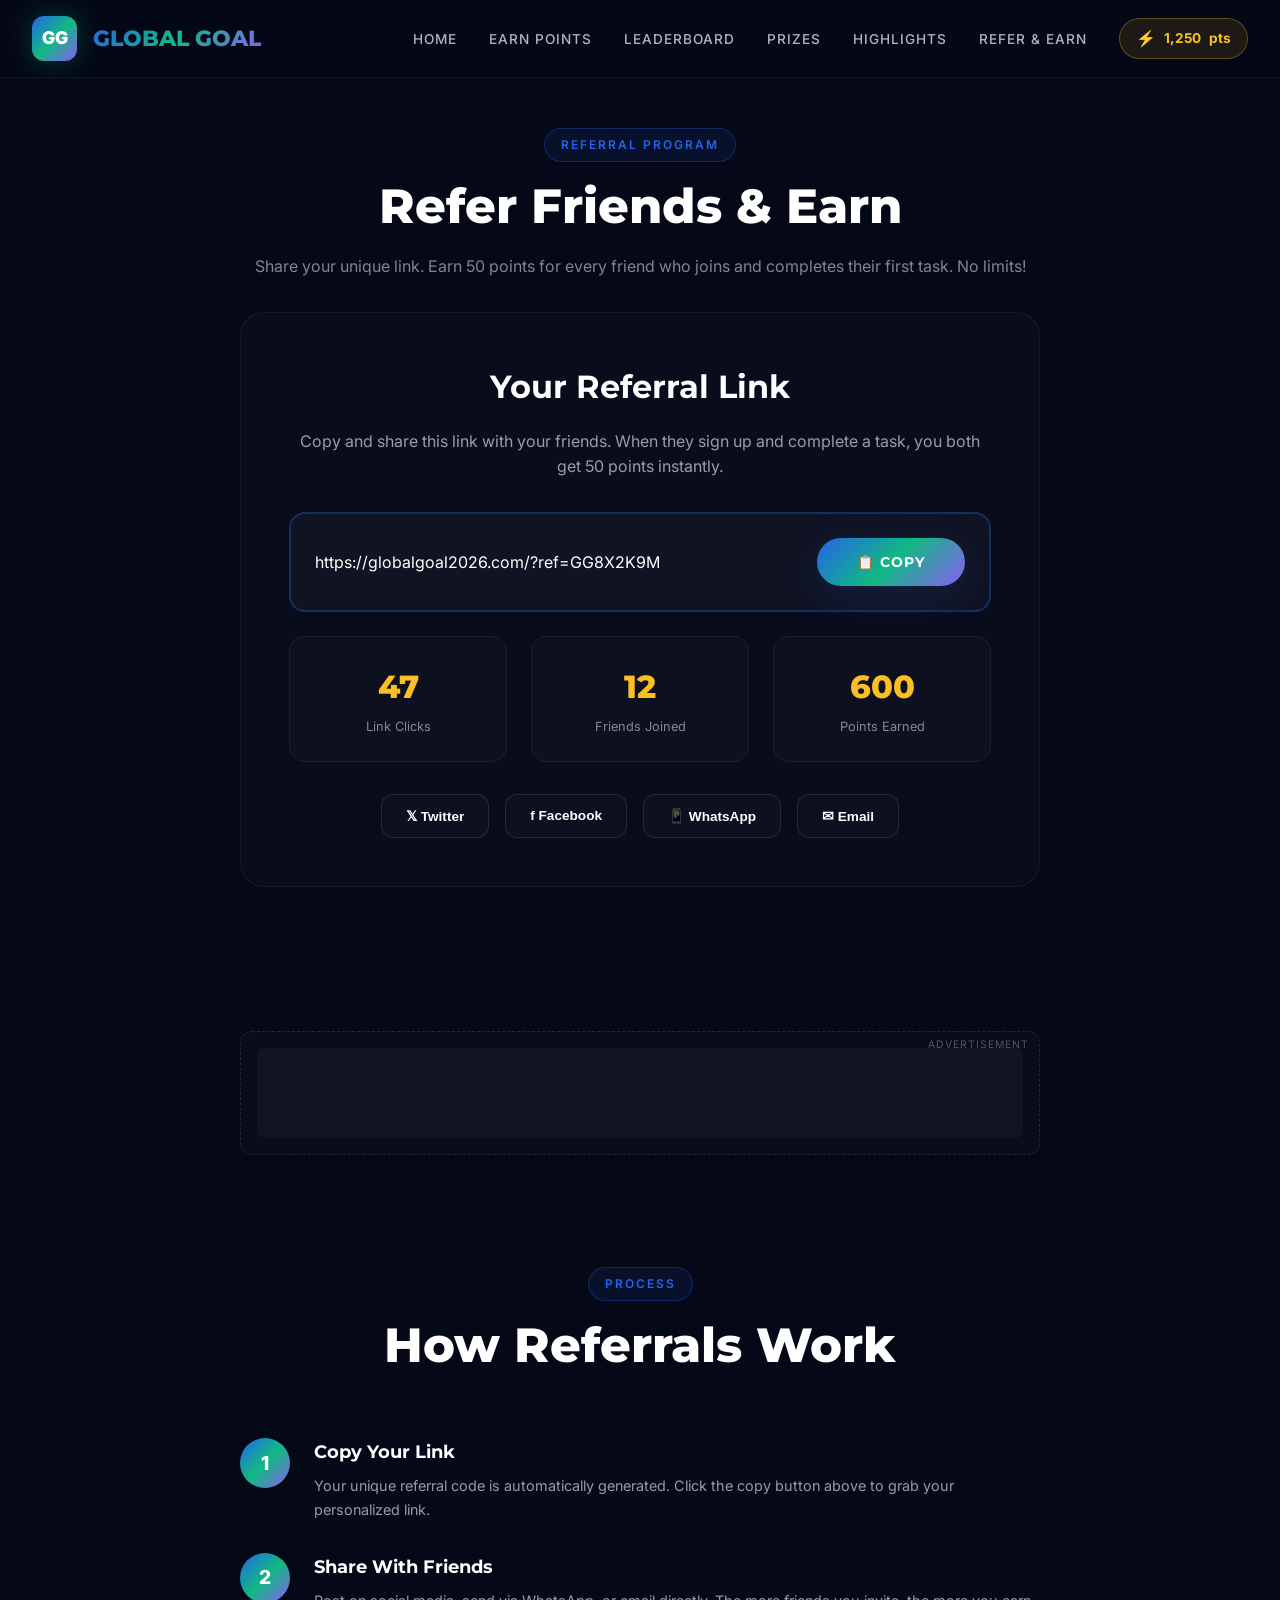
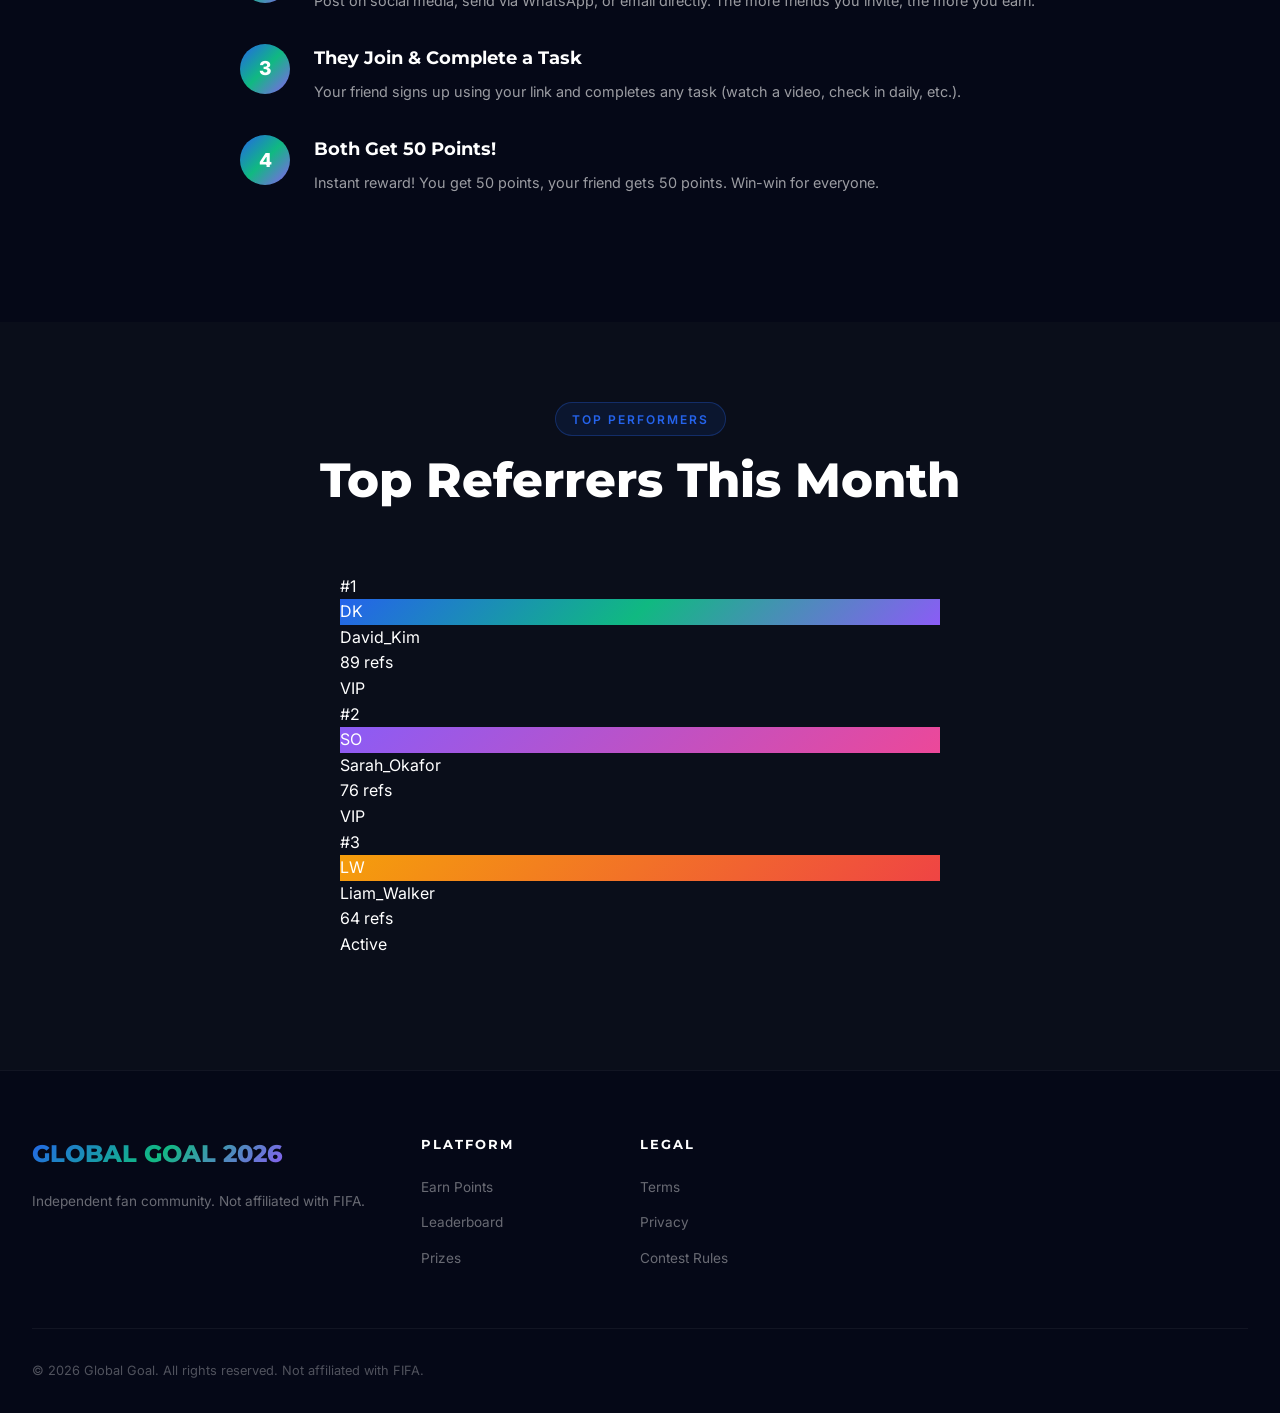
<file: pages/referral.html>
<!DOCTYPE html>
<html lang="en">
<head>
    <meta charset="UTF-8">
    <meta name="viewport" content="width=device-width, initial-scale=1.0">
    <title>Refer & Earn | Global Goal 2026</title>
    <meta name="description" content="Invite friends to Global Goal 2026 and earn 50 points for every referral. Unlimited earning potential.">
    <link href="https://fonts.googleapis.com/css2?family=Montserrat:wght@300;400;600;700;800;900&family=Inter:wght@300;400;500;600;700&display=swap" rel="stylesheet">
    <link rel="stylesheet" href="../css/style.css">
    <style>
        .page-header { padding-top: 8rem; padding-bottom: 2rem; text-align: center; }
        .referral-container { max-width: 800px; margin: 0 auto; }
        .ref-card {
            background: rgba(255, 255, 255, 0.02); border: 1px solid rgba(255, 255, 255, 0.05);
            border-radius: 24px; padding: 3rem; text-align: center; margin-bottom: 2rem;
        }
        .ref-card h2 { font-size: 2rem; margin-bottom: 1rem; }
        .ref-card p { color: rgba(255, 255, 255, 0.6); margin-bottom: 2rem; }
        .ref-link-box {
            background: rgba(255, 255, 255, 0.03); border: 2px solid rgba(37, 99, 235, 0.3);
            border-radius: 16px; padding: 1.5rem; display: flex; gap: 1rem; align-items: center; flex-wrap: wrap; margin-bottom: 1.5rem;
        }
        .ref-link-input {
            flex: 1; background: transparent; border: none; color: white; font-size: 1rem; font-family: 'Inter', sans-serif; outline: none;
        }
        .ref-stats { display: grid; grid-template-columns: repeat(3, 1fr); gap: 1.5rem; margin-bottom: 2rem; }
        .ref-stat { background: rgba(255, 255, 255, 0.02); border: 1px solid rgba(255, 255, 255, 0.05); border-radius: 16px; padding: 1.5rem; text-align: center; }
        .ref-stat-value { font-family: 'Montserrat', sans-serif; font-size: 2rem; font-weight: 800; color: var(--gg-gold); }
        .ref-stat-label { font-size: 0.8rem; color: rgba(255, 255, 255, 0.5); margin-top: 0.3rem; }
        .share-buttons { display: flex; justify-content: center; gap: 1rem; flex-wrap: wrap; }
        .share-btn { padding: 0.8rem 1.5rem; border-radius: 12px; border: 1px solid rgba(255,255,255,0.1); background: rgba(255,255,255,0.02); color: white; cursor: pointer; transition: all 0.3s; font-weight: 600; font-size: 0.85rem; display: flex; align-items: center; gap: 0.5rem; }
        .share-btn:hover { transform: translateY(-2px); }
        .share-btn.twitter:hover { background: #1da1f2; border-color: #1da1f2; }
        .share-btn.facebook:hover { background: #4267B2; border-color: #4267B2; }
        .share-btn.whatsapp:hover { background: #25D366; border-color: #25D366; }
        .share-btn.email:hover { background: #EA4335; border-color: #EA4335; }
        .how-it-works { max-width: 800px; margin: 3rem auto; }
        .step { display: flex; gap: 1.5rem; margin-bottom: 2rem; align-items: flex-start; }
        .step-number {
            width: 50px; height: 50px; border-radius: 50%; background: var(--gradient-primary);
            display: flex; align-items: center; justify-content: center; font-weight: 800; font-size: 1.2rem; flex-shrink: 0;
        }
        .step-content h3 { font-size: 1.1rem; margin-bottom: 0.5rem; }
        .step-content p { color: rgba(255, 255, 255, 0.6); font-size: 0.9rem; line-height: 1.6; }
        .leaderboard-preview { max-width: 600px; margin: 2rem auto; }
    </style>
    <script async src="https://pagead2.googlesyndication.com/pagead/js/adsbygoogle.js?client=ca-pub-XXXXXXXXXXXXXXXX" crossorigin="anonymous"></script>
</head>
<body>

    <nav id="navbar">
        <div class="nav-container">
            <a href="../index.html" class="logo"><div class="logo-icon">GG</div><span class="logo-text">GLOBAL GOAL</span></a>
            <ul class="nav-links">
                <li><a href="../index.html">Home</a></li>
                <li><a href="earn-points.html">Earn Points</a></li>
                <li><a href="leaderboard.html">Leaderboard</a></li>
                <li><a href="prizes.html">Prizes</a></li>
                <li><a href="highlights.html">Highlights</a></li>
                <li><a href="referral.html">Refer & Earn</a></li>
                <li><div class="user-points" onclick="location.href='profile.html'"><span class="points-icon">⚡</span><span id="nav-points">1,250</span> pts</div></li>
            </ul>
            <button class="mobile-menu-btn" onclick="toggleMobileMenu()">☰</button>
        </div>
    </nav>

    <div class="page-header">
        <span class="section-tag">Referral Program</span>
        <h1 class="section-title">Refer Friends & Earn</h1>
        <p class="section-desc">Share your unique link. Earn 50 points for every friend who joins and completes their first task. No limits!</p>
    </div>

    <section style="padding-top: 0;">
        <div class="referral-container">
            <div class="ref-card">
                <h2>Your Referral Link</h2>
                <p>Copy and share this link with your friends. When they sign up and complete a task, you both get 50 points instantly.</p>

                <div class="ref-link-box">
                    <input type="text" class="ref-link-input" id="ref-link-input" readonly value="https://globalgoal2026.com/?ref=GG8X2K9M">
                    <button class="btn btn-primary" onclick="copyRefLink()">📋 Copy</button>
                </div>

                <div class="ref-stats">
                    <div class="ref-stat">
                        <div class="ref-stat-value" id="ref-clicks">47</div>
                        <div class="ref-stat-label">Link Clicks</div>
                    </div>
                    <div class="ref-stat">
                        <div class="ref-stat-value" id="ref-signups">12</div>
                        <div class="ref-stat-label">Friends Joined</div>
                    </div>
                    <div class="ref-stat">
                        <div class="ref-stat-value" id="ref-points">600</div>
                        <div class="ref-stat-label">Points Earned</div>
                    </div>
                </div>

                <div class="share-buttons">
                    <button class="share-btn twitter" onclick="shareTwitter()">𝕏 Twitter</button>
                    <button class="share-btn facebook" onclick="shareFacebook()">f Facebook</button>
                    <button class="share-btn whatsapp" onclick="shareWhatsApp()">📱 WhatsApp</button>
                    <button class="share-btn email" onclick="shareEmail()">✉ Email</button>
                </div>
            </div>
        </div>
    </section>

    <!-- Ad -->
    <div class="ad-container" style="max-width: 800px;">
        <span class="ad-label">Advertisement</span>
        <div class="ad-placeholder leaderboard">
            <ins class="adsbygoogle" style="display:block" data-ad-client="ca-pub-XXXXXXXXXXXXXXXX" data-ad-slot="XXXXXXXXXX" data-ad-format="horizontal" data-full-width-responsive="true"></ins>
            <script>(adsbygoogle = window.adsbygoogle || []).push({});</script>
        </div>
    </div>

    <!-- How It Works -->
    <section>
        <div class="section-header fade-in">
            <span class="section-tag">Process</span>
            <h2 class="section-title">How Referrals Work</h2>
        </div>
        <div class="how-it-works fade-in">
            <div class="step">
                <div class="step-number">1</div>
                <div class="step-content">
                    <h3>Copy Your Link</h3>
                    <p>Your unique referral code is automatically generated. Click the copy button above to grab your personalized link.</p>
                </div>
            </div>
            <div class="step">
                <div class="step-number">2</div>
                <div class="step-content">
                    <h3>Share With Friends</h3>
                    <p>Post on social media, send via WhatsApp, or email directly. The more friends you invite, the more you earn.</p>
                </div>
            </div>
            <div class="step">
                <div class="step-number">3</div>
                <div class="step-content">
                    <h3>They Join & Complete a Task</h3>
                    <p>Your friend signs up using your link and completes any task (watch a video, check in daily, etc.).</p>
                </div>
            </div>
            <div class="step">
                <div class="step-number">4</div>
                <div class="step-content">
                    <h3>Both Get 50 Points!</h3>
                    <p>Instant reward! You get 50 points, your friend gets 50 points. Win-win for everyone.</p>
                </div>
            </div>
        </div>
    </section>

    <!-- Top Referrers -->
    <section style="background: var(--gg-dark);">
        <div class="section-header fade-in">
            <span class="section-tag">Top Performers</span>
            <h2 class="section-title">Top Referrers This Month</h2>
        </div>
        <div class="leaderboard-preview fade-in">
            <div class="leaderboard-list">
                <div class="lb-row">
                    <div class="lb-rank gold">#1</div>
                    <div class="lb-user"><div class="lb-avatar" style="background: var(--gradient-primary);">DK</div><span class="lb-name">David_Kim</span></div>
                    <div class="lb-points">89 refs</div>
                    <div><span class="lb-badge vip">VIP</span></div>
                </div>
                <div class="lb-row">
                    <div class="lb-rank silver">#2</div>
                    <div class="lb-user"><div class="lb-avatar" style="background: linear-gradient(135deg, #8b5cf6, #ec4899);">SO</div><span class="lb-name">Sarah_Okafor</span></div>
                    <div class="lb-points">76 refs</div>
                    <div><span class="lb-badge vip">VIP</span></div>
                </div>
                <div class="lb-row">
                    <div class="lb-rank bronze">#3</div>
                    <div class="lb-user"><div class="lb-avatar" style="background: linear-gradient(135deg, #f59e0b, #ef4444);">LW</div><span class="lb-name">Liam_Walker</span></div>
                    <div class="lb-points">64 refs</div>
                    <div><span class="lb-badge active">Active</span></div>
                </div>
            </div>
        </div>
    </section>

    <footer>
        <div class="footer-content">
            <div class="footer-brand"><span class="logo-text">GLOBAL GOAL 2026</span><p>Independent fan community. Not affiliated with FIFA.</p></div>
            <div class="footer-links"><h4>Platform</h4><ul><li><a href="earn-points.html">Earn Points</a></li><li><a href="leaderboard.html">Leaderboard</a></li><li><a href="prizes.html">Prizes</a></li></ul></div>
            <div class="footer-links"><h4>Legal</h4><ul><li><a href="terms.html">Terms</a></li><li><a href="privacy.html">Privacy</a></li><li><a href="contest-rules.html">Contest Rules</a></li></ul></div>
        </div>
        <div class="footer-bottom"><p>© 2026 Global Goal. All rights reserved. Not affiliated with FIFA.</p></div>
    </footer>

    <script src="../js/main.js"></script>
    <script>
        function copyRefLink() {
            const input = document.getElementById('ref-link-input');
            input.select();
            navigator.clipboard.writeText(input.value).then(() => {
                showNotification('Copied!', 'Referral link copied to clipboard.', 'success');
            });
        }

        function shareTwitter() {
            const text = encodeURIComponent('Join Global Goal 2026 and earn points to win prizes! 🏆⚽');
            const url = encodeURIComponent(document.getElementById('ref-link-input').value);
            window.open(`https://twitter.com/intent/tweet?text=${text}&url=${url}`, '_blank');
        }

        function shareFacebook() {
            const url = encodeURIComponent(document.getElementById('ref-link-input').value);
            window.open(`https://www.facebook.com/sharer/sharer.php?u=${url}`, '_blank');
        }

        function shareWhatsApp() {
            const text = encodeURIComponent('Join Global Goal 2026 and earn points to win prizes! 🏆⚽ ' + document.getElementById('ref-link-input').value);
            window.open(`https://wa.me/?text=${text}`, '_blank');
        }

        function shareEmail() {
            const subject = encodeURIComponent('Join Global Goal 2026 - Win Prizes!');
            const body = encodeURIComponent('Hey!

Check out Global Goal 2026 - a fan community where you can earn points and win prizes like PlayStation 5, Nike boots, and gift cards!

Join here: ' + document.getElementById('ref-link-input').value + '

Let's compete on the leaderboard together!');
            window.open(`mailto:?subject=${subject}&body=${body}`, '_blank');
        }
    </script>
</body>
</html>
</file>
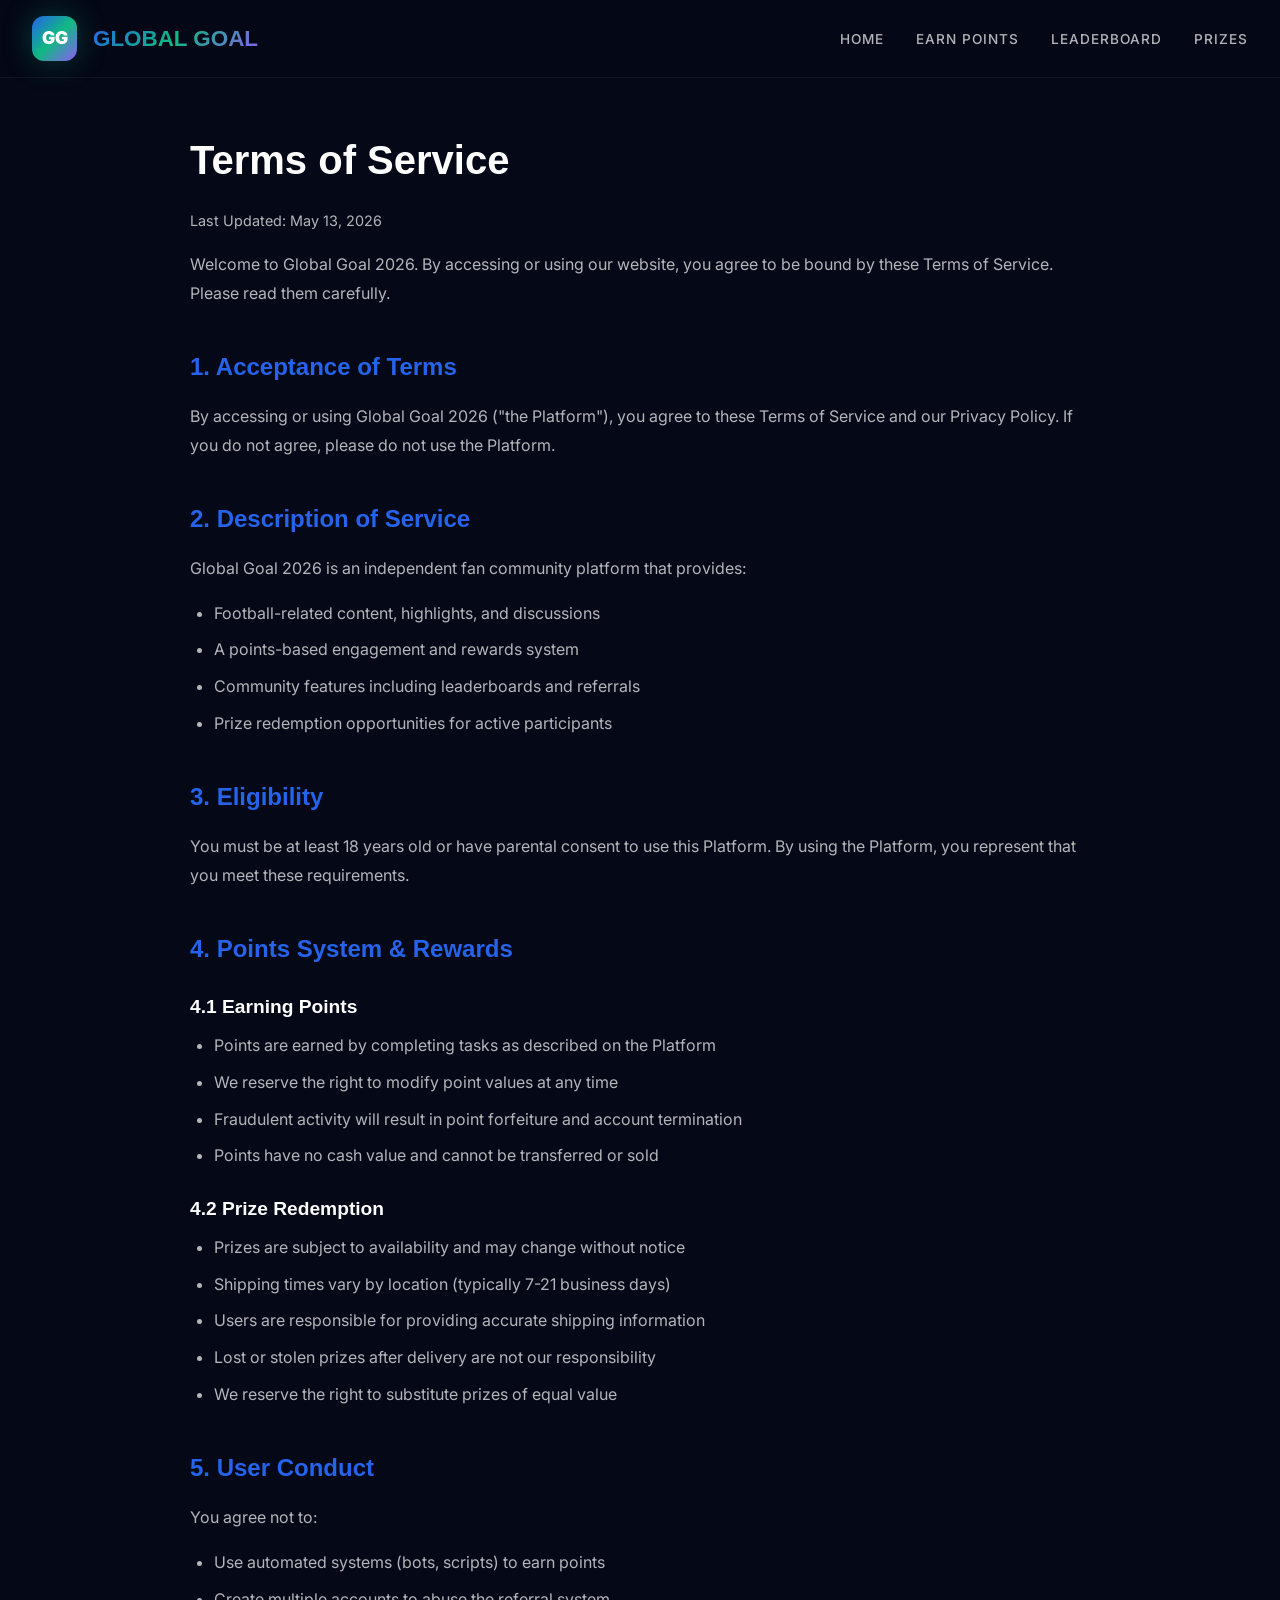
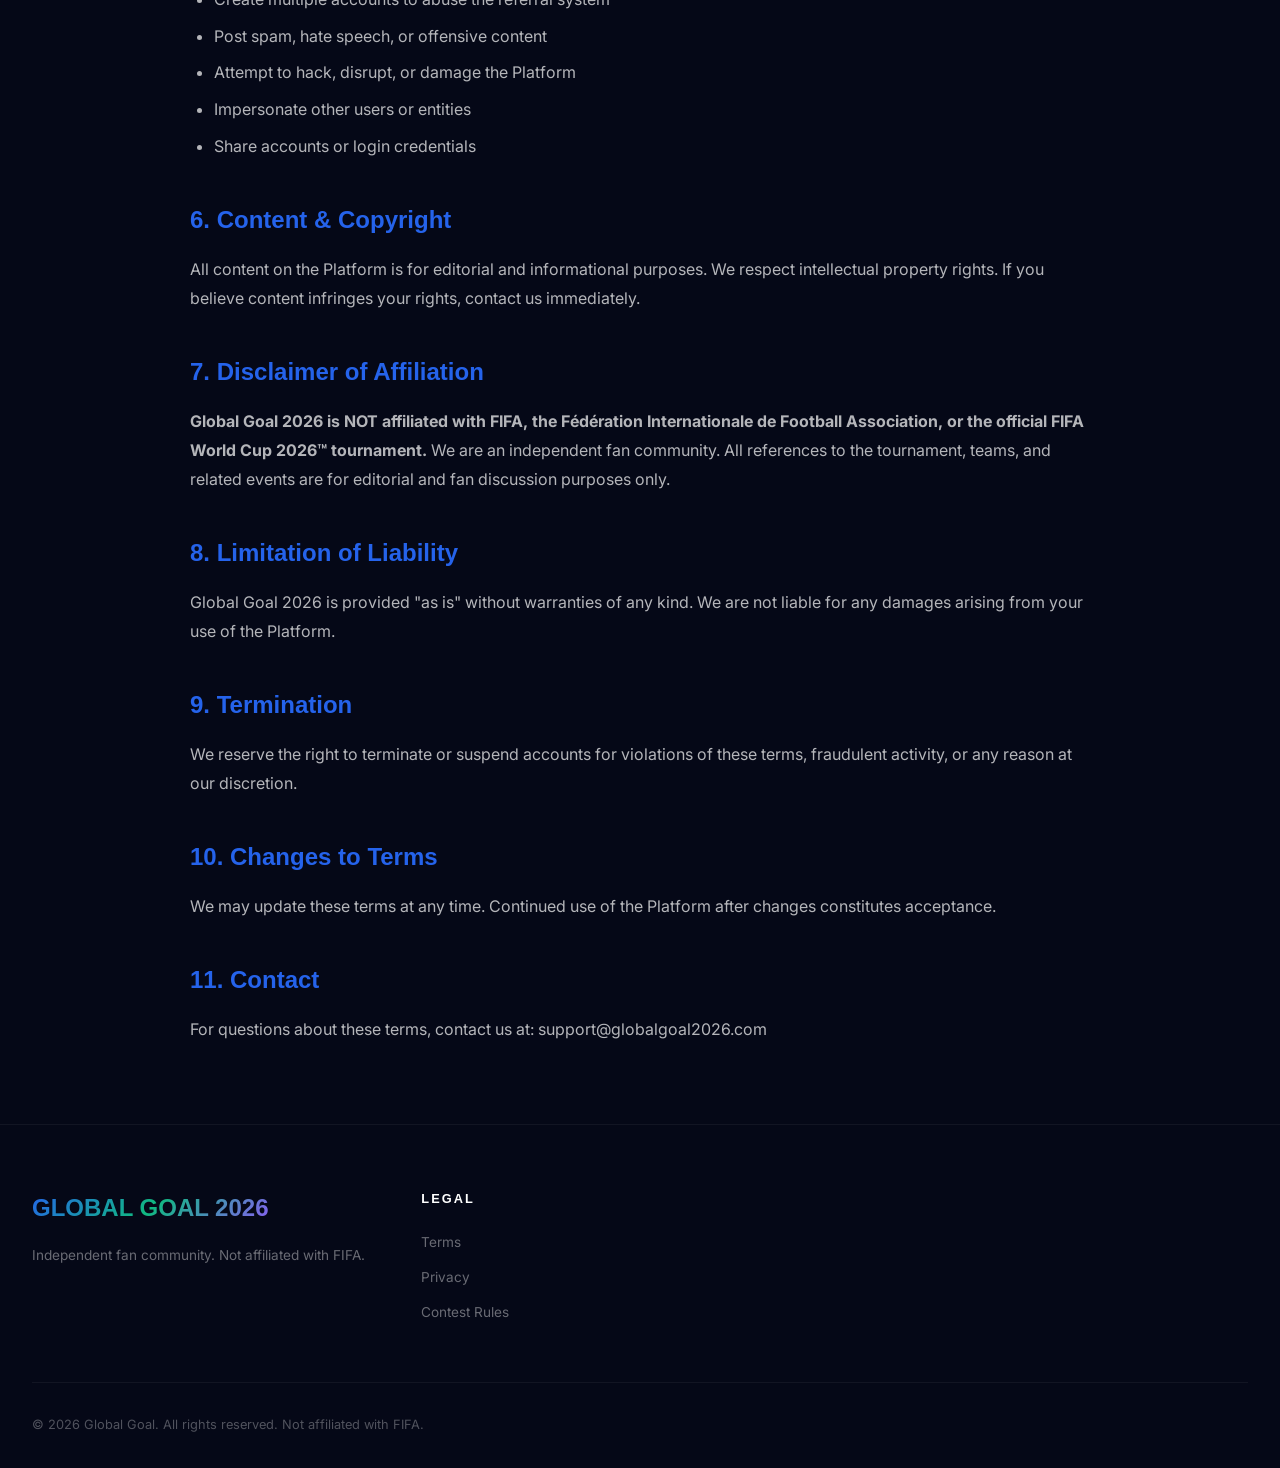
<file: pages/terms.html>
<!DOCTYPE html>
<html lang="en">
<head>
    <meta charset="UTF-8">
    <meta name="viewport" content="width=device-width, initial-scale=1.0">
    <title>Terms of Service | Global Goal 2026</title>
    <link href="https://fonts.googleapis.com/css2?family=Inter:wght@300;400;500;600;700&display=swap" rel="stylesheet">
    <link rel="stylesheet" href="../css/style.css">
    <style>
        .legal-page { max-width: 900px; margin: 0 auto; padding-top: 8rem; padding-bottom: 4rem; }
        .legal-page h1 { font-size: 2.5rem; margin-bottom: 1rem; }
        .legal-page h2 { font-size: 1.5rem; margin-top: 2.5rem; margin-bottom: 1rem; color: var(--gg-blue); }
        .legal-page h3 { font-size: 1.2rem; margin-top: 1.5rem; margin-bottom: 0.5rem; }
        .legal-page p { color: rgba(255, 255, 255, 0.7); line-height: 1.8; margin-bottom: 1rem; }
        .legal-page ul { margin-left: 1.5rem; color: rgba(255, 255, 255, 0.7); line-height: 1.8; }
        .legal-page li { margin-bottom: 0.5rem; }
        .last-updated { color: rgba(255, 255, 255, 0.4); font-size: 0.9rem; margin-bottom: 2rem; }
    </style>
</head>
<body>

    <nav id="navbar">
        <div class="nav-container">
            <a href="../index.html" class="logo"><div class="logo-icon">GG</div><span class="logo-text">GLOBAL GOAL</span></a>
            <ul class="nav-links">
                <li><a href="../index.html">Home</a></li>
                <li><a href="earn-points.html">Earn Points</a></li>
                <li><a href="leaderboard.html">Leaderboard</a></li>
                <li><a href="prizes.html">Prizes</a></li>
            </ul>
        </div>
    </nav>

    <div class="legal-page">
        <h1>Terms of Service</h1>
        <p class="last-updated">Last Updated: May 13, 2026</p>

        <p>Welcome to Global Goal 2026. By accessing or using our website, you agree to be bound by these Terms of Service. Please read them carefully.</p>

        <h2>1. Acceptance of Terms</h2>
        <p>By accessing or using Global Goal 2026 ("the Platform"), you agree to these Terms of Service and our Privacy Policy. If you do not agree, please do not use the Platform.</p>

        <h2>2. Description of Service</h2>
        <p>Global Goal 2026 is an independent fan community platform that provides:</p>
        <ul>
            <li>Football-related content, highlights, and discussions</li>
            <li>A points-based engagement and rewards system</li>
            <li>Community features including leaderboards and referrals</li>
            <li>Prize redemption opportunities for active participants</li>
        </ul>

        <h2>3. Eligibility</h2>
        <p>You must be at least 18 years old or have parental consent to use this Platform. By using the Platform, you represent that you meet these requirements.</p>

        <h2>4. Points System & Rewards</h2>
        <h3>4.1 Earning Points</h3>
        <ul>
            <li>Points are earned by completing tasks as described on the Platform</li>
            <li>We reserve the right to modify point values at any time</li>
            <li>Fraudulent activity will result in point forfeiture and account termination</li>
            <li>Points have no cash value and cannot be transferred or sold</li>
        </ul>

        <h3>4.2 Prize Redemption</h3>
        <ul>
            <li>Prizes are subject to availability and may change without notice</li>
            <li>Shipping times vary by location (typically 7-21 business days)</li>
            <li>Users are responsible for providing accurate shipping information</li>
            <li>Lost or stolen prizes after delivery are not our responsibility</li>
            <li>We reserve the right to substitute prizes of equal value</li>
        </ul>

        <h2>5. User Conduct</h2>
        <p>You agree not to:</p>
        <ul>
            <li>Use automated systems (bots, scripts) to earn points</li>
            <li>Create multiple accounts to abuse the referral system</li>
            <li>Post spam, hate speech, or offensive content</li>
            <li>Attempt to hack, disrupt, or damage the Platform</li>
            <li>Impersonate other users or entities</li>
            <li>Share accounts or login credentials</li>
        </ul>

        <h2>6. Content & Copyright</h2>
        <p>All content on the Platform is for editorial and informational purposes. We respect intellectual property rights. If you believe content infringes your rights, contact us immediately.</p>

        <h2>7. Disclaimer of Affiliation</h2>
        <p><strong>Global Goal 2026 is NOT affiliated with FIFA, the Fédération Internationale de Football Association, or the official FIFA World Cup 2026™ tournament.</strong> We are an independent fan community. All references to the tournament, teams, and related events are for editorial and fan discussion purposes only.</p>

        <h2>8. Limitation of Liability</h2>
        <p>Global Goal 2026 is provided "as is" without warranties of any kind. We are not liable for any damages arising from your use of the Platform.</p>

        <h2>9. Termination</h2>
        <p>We reserve the right to terminate or suspend accounts for violations of these terms, fraudulent activity, or any reason at our discretion.</p>

        <h2>10. Changes to Terms</h2>
        <p>We may update these terms at any time. Continued use of the Platform after changes constitutes acceptance.</p>

        <h2>11. Contact</h2>
        <p>For questions about these terms, contact us at: support@globalgoal2026.com</p>
    </div>

    <footer>
        <div class="footer-content">
            <div class="footer-brand"><span class="logo-text">GLOBAL GOAL 2026</span><p>Independent fan community. Not affiliated with FIFA.</p></div>
            <div class="footer-links"><h4>Legal</h4><ul><li><a href="terms.html">Terms</a></li><li><a href="privacy.html">Privacy</a></li><li><a href="contest-rules.html">Contest Rules</a></li></ul></div>
        </div>
        <div class="footer-bottom"><p>© 2026 Global Goal. All rights reserved. Not affiliated with FIFA.</p></div>
    </footer>

    <script src="../js/main.js"></script>
</body>
</html>
</file>
<file: css/style.css>
:root {
    --gg-dark: #0a0e1a;
    --gg-darker: #050817;
    --gg-card: #0f1428;
    --gg-blue: #2563eb;
    --gg-green: #10b981;
    --gg-purple: #8b5cf6;
    --gg-accent: #f59e0b;
    --gg-gold: #fbbf24;
    --gg-red: #ef4444;
    --gradient-primary: linear-gradient(135deg, #2563eb 0%, #10b981 50%, #8b5cf6 100%);
    --gradient-gold: linear-gradient(135deg, #fbbf24 0%, #f59e0b 100%);
    --shadow-sharp: 0 10px 40px rgba(37, 99, 235, 0.15);
    --shadow-glow: 0 0 30px rgba(16, 185, 129, 0.3);
    --neumorphic-light: rgba(255, 255, 255, 0.05);
    --neumorphic-shadow: rgba(0, 0, 0, 0.4);
}

* { margin: 0; padding: 0; box-sizing: border-box; }
html { scroll-behavior: smooth; }
body { 
    font-family: 'Inter', -apple-system, BlinkMacSystemFont, 'Segoe UI', sans-serif; 
    background: var(--gg-darker); 
    color: #ffffff; 
    overflow-x: hidden;
    line-height: 1.6;
}
h1, h2, h3, h4, .brand-font { font-family: 'Montserrat', -apple-system, sans-serif; }

/* ===== NAVIGATION ===== */
nav {
    position: fixed; top: 0; width: 100%; z-index: 1000;
    background: rgba(5, 8, 23, 0.95); backdrop-filter: blur(20px);
    border-bottom: 1px solid rgba(255, 255, 255, 0.05);
}
nav.scrolled { background: rgba(5, 8, 23, 0.98); box-shadow: 0 4px 30px rgba(0, 0, 0, 0.5); }
.nav-container { max-width: 1400px; margin: 0 auto; padding: 1rem 2rem; display: flex; justify-content: space-between; align-items: center; }
.logo { display: flex; align-items: center; gap: 1rem; text-decoration: none; }
.logo-icon {
    width: 45px; height: 45px; background: var(--gradient-primary); border-radius: 12px;
    display: flex; align-items: center; justify-content: center; font-weight: 900;
    font-size: 1.1rem; color: white; box-shadow: var(--shadow-glow);
}
.logo-text {
    font-family: 'Montserrat', sans-serif; font-weight: 800; font-size: 1.4rem;
    background: var(--gradient-primary); -webkit-background-clip: text;
    -webkit-text-fill-color: transparent; background-clip: text;
}
.nav-links { display: flex; gap: 2rem; list-style: none; align-items: center; }
.nav-links a {
    color: rgba(255, 255, 255, 0.7); text-decoration: none; font-weight: 500;
    font-size: 0.85rem; text-transform: uppercase; letter-spacing: 1px;
    transition: all 0.3s ease; position: relative;
}
.nav-links a::after {
    content: ''; position: absolute; bottom: -5px; left: 0; width: 0; height: 2px;
    background: var(--gradient-primary); transition: width 0.3s ease;
}
.nav-links a:hover { color: #ffffff; }
.nav-links a:hover::after { width: 100%; }

/* User Points Badge */
.user-points {
    display: flex; align-items: center; gap: 0.5rem;
    padding: 0.4rem 1rem; background: rgba(251, 191, 36, 0.1);
    border: 1px solid rgba(251, 191, 36, 0.3); border-radius: 50px;
    color: var(--gg-gold); font-weight: 700; font-size: 0.85rem;
    cursor: pointer; transition: all 0.3s ease;
}
.user-points:hover { background: rgba(251, 191, 36, 0.2); transform: scale(1.05); }
.user-points .points-icon { font-size: 1rem; }

.mobile-menu-btn { display: none; background: none; border: none; color: white; font-size: 1.5rem; cursor: pointer; }

/* ===== HERO SECTION ===== */
.hero {
    min-height: 100vh; display: flex; align-items: center; justify-content: center;
    position: relative; overflow: hidden; padding: 6rem 2rem 4rem;
}
.hero-bg {
    position: absolute; top: 0; left: 0; width: 100%; height: 100%;
    background: 
        radial-gradient(ellipse at 20% 50%, rgba(37, 99, 235, 0.12) 0%, transparent 50%),
        radial-gradient(ellipse at 80% 50%, rgba(139, 92, 246, 0.12) 0%, transparent 50%),
        radial-gradient(ellipse at 50% 100%, rgba(16, 185, 129, 0.08) 0%, transparent 50%),
        var(--gg-darker); z-index: 1;
}
.hero-grid {
    position: absolute; top: 0; left: 0; width: 100%; height: 100%;
    background-image: 
        linear-gradient(rgba(255, 255, 255, 0.02) 1px, transparent 1px),
        linear-gradient(90deg, rgba(255, 255, 255, 0.02) 1px, transparent 1px);
    background-size: 60px 60px; z-index: 2;
    mask-image: radial-gradient(ellipse at center, black 40%, transparent 80%);
}
.hero-content { position: relative; z-index: 10; text-align: center; max-width: 1000px; }
.hero-badge {
    display: inline-flex; align-items: center; gap: 0.5rem;
    padding: 0.5rem 1.5rem; background: rgba(255, 255, 255, 0.05);
    border: 1px solid rgba(255, 255, 255, 0.1); border-radius: 50px;
    font-size: 0.85rem; font-weight: 500; margin-bottom: 2rem; backdrop-filter: blur(10px);
}
.hero-badge .live-dot { width: 8px; height: 8px; background: var(--gg-green); border-radius: 50%; animation: pulse 2s infinite; }
@keyframes pulse { 0%, 100% { opacity: 1; transform: scale(1); } 50% { opacity: 0.5; transform: scale(1.2); } }
.hero h1 { font-size: clamp(2.5rem, 7vw, 5.5rem); font-weight: 900; line-height: 1.1; margin-bottom: 1.5rem; letter-spacing: -2px; }
.hero h1 .gradient-text { background: var(--gradient-primary); -webkit-background-clip: text; -webkit-text-fill-color: transparent; background-clip: text; }
.hero-subtitle { font-size: clamp(1rem, 2vw, 1.3rem); color: rgba(255, 255, 255, 0.6); margin-bottom: 3rem; font-weight: 300; letter-spacing: 1px; max-width: 700px; margin-left: auto; margin-right: auto; }

/* Host Nations */
.hero-flags { display: flex; justify-content: center; gap: 3rem; margin-bottom: 3rem; flex-wrap: wrap; }
.flag-item { display: flex; flex-direction: column; align-items: center; gap: 1rem; cursor: pointer; transition: transform 0.3s ease; }
.flag-item:hover { transform: translateY(-5px); }
.flag-circle {
    width: 70px; height: 70px; border-radius: 50%; display: flex; align-items: center; justify-content: center;
    font-size: 2rem; background: var(--gg-darker);
    box-shadow: 8px 8px 16px var(--neumorphic-shadow), -8px -8px 16px var(--neumorphic-light);
    border: 2px solid rgba(255, 255, 255, 0.05); transition: all 0.4s ease;
}
.flag-item:hover .flag-circle { box-shadow: 0 0 20px rgba(16, 185, 129, 0.3); border-color: rgba(16, 185, 129, 0.3); transform: scale(1.05); }
.flag-label { font-size: 0.8rem; font-weight: 700; text-transform: uppercase; letter-spacing: 2px; color: rgba(255, 255, 255, 0.6); }

/* Buttons */
.cta-group { display: flex; gap: 1rem; justify-content: center; flex-wrap: wrap; }
.btn {
    padding: 1rem 2.5rem; border-radius: 50px; font-family: 'Montserrat', sans-serif; font-weight: 700;
    font-size: 0.85rem; text-transform: uppercase; letter-spacing: 1px; cursor: pointer;
    transition: all 0.3s ease; text-decoration: none; display: inline-flex; align-items: center; gap: 0.5rem; border: none;
}
.btn-primary { background: var(--gradient-primary); color: white; box-shadow: var(--shadow-sharp); }
.btn-primary:hover { transform: translateY(-2px); box-shadow: 0 15px 50px rgba(37, 99, 235, 0.3); }
.btn-outline { background: transparent; color: white; border: 2px solid rgba(255, 255, 255, 0.2); }
.btn-outline:hover { border-color: var(--gg-green); background: rgba(16, 185, 129, 0.1); }
.btn-gold { background: var(--gradient-gold); color: #1a1a2e; box-shadow: 0 10px 30px rgba(251, 191, 36, 0.3); }
.btn-gold:hover { transform: translateY(-2px); box-shadow: 0 15px 40px rgba(251, 191, 36, 0.4); }

.hero-stats { display: flex; justify-content: center; gap: 4rem; margin-top: 4rem; flex-wrap: wrap; }
.stat-item { text-align: center; }
.stat-number { font-family: 'Montserrat', sans-serif; font-size: 2.2rem; font-weight: 800; background: var(--gradient-primary); -webkit-background-clip: text; -webkit-text-fill-color: transparent; background-clip: text; }
.stat-label { font-size: 0.75rem; color: rgba(255, 255, 255, 0.5); text-transform: uppercase; letter-spacing: 2px; margin-top: 0.5rem; }

/* ===== AD CONTAINERS ===== */
.ad-container {
    background: rgba(255, 255, 255, 0.02); border: 1px dashed rgba(255, 255, 255, 0.1);
    border-radius: 12px; padding: 1rem; text-align: center; margin: 2rem auto;
    max-width: 1200px; position: relative; overflow: hidden;
}
.ad-label {
    position: absolute; top: 5px; right: 10px; font-size: 0.65rem;
    color: rgba(255, 255, 255, 0.3); text-transform: uppercase; letter-spacing: 1px;
}
.ad-placeholder {
    background: rgba(255, 255, 255, 0.03); border-radius: 8px;
    min-height: 90px; display: flex; align-items: center; justify-content: center;
    color: rgba(255, 255, 255, 0.2); font-size: 0.85rem;
}
.ad-placeholder.leaderboard { min-height: 90px; }
.ad-placeholder.medium-rect { min-height: 250px; max-width: 300px; margin: 0 auto; }
.ad-placeholder.skyscraper { min-height: 600px; max-width: 160px; }

/* ===== SECTION STYLES ===== */
section { padding: 5rem 2rem; position: relative; }
.section-header { text-align: center; max-width: 800px; margin: 0 auto 4rem; }
.section-tag {
    display: inline-block; padding: 0.4rem 1rem; background: rgba(37, 99, 235, 0.1);
    border: 1px solid rgba(37, 99, 235, 0.3); border-radius: 50px; color: var(--gg-blue);
    font-size: 0.75rem; font-weight: 600; text-transform: uppercase; letter-spacing: 2px; margin-bottom: 1rem;
}
.section-title { font-size: clamp(1.8rem, 4vw, 3rem); font-weight: 800; margin-bottom: 1rem; line-height: 1.2; }
.section-desc { color: rgba(255, 255, 255, 0.5); font-size: 1rem; line-height: 1.8; }

/* ===== POINTS SYSTEM PREVIEW ===== */
.points-preview { background: var(--gg-dark); }
.points-grid { max-width: 1200px; margin: 0 auto; display: grid; grid-template-columns: repeat(auto-fit, minmax(280px, 1fr)); gap: 2rem; }
.point-card {
    background: rgba(255, 255, 255, 0.02); border: 1px solid rgba(255, 255, 255, 0.05);
    border-radius: 20px; padding: 2rem; transition: all 0.4s ease; position: relative; overflow: hidden;
}
.point-card::before {
    content: ''; position: absolute; top: 0; left: 0; width: 100%; height: 3px;
    background: var(--gradient-primary); transform: scaleX(0); transition: transform 0.4s ease;
}
.point-card:hover::before { transform: scaleX(1); }
.point-card:hover { border-color: rgba(37, 99, 235, 0.2); transform: translateY(-5px); box-shadow: 0 20px 40px rgba(0, 0, 0, 0.3); }
.point-icon { font-size: 2.5rem; margin-bottom: 1rem; }
.point-value { font-family: 'Montserrat', sans-serif; font-size: 2.5rem; font-weight: 800; color: var(--gg-gold); margin-bottom: 0.5rem; }
.point-label { font-size: 1.1rem; font-weight: 700; margin-bottom: 0.5rem; }
.point-desc { font-size: 0.85rem; color: rgba(255, 255, 255, 0.5); line-height: 1.6; }

/* ===== PRIZES SECTION ===== */
.prizes-section { background: var(--gg-darker); }
.prizes-grid { max-width: 1200px; margin: 0 auto; display: grid; grid-template-columns: repeat(auto-fit, minmax(260px, 1fr)); gap: 2rem; }
.prize-card {
    background: rgba(255, 255, 255, 0.02); border: 1px solid rgba(255, 255, 255, 0.05);
    border-radius: 20px; overflow: hidden; transition: all 0.4s ease;
}
.prize-card:hover { transform: translateY(-5px); box-shadow: 0 20px 40px rgba(0, 0, 0, 0.3); border-color: rgba(251, 191, 36, 0.2); }
.prize-image {
    height: 200px; background: var(--gg-card); display: flex; align-items: center; justify-content: center;
    font-size: 4rem; position: relative; overflow: hidden;
}
.prize-image::after {
    content: ''; position: absolute; bottom: 0; left: 0; right: 0; height: 50%;
    background: linear-gradient(to top, var(--gg-card), transparent);
}
.prize-info { padding: 1.5rem; }
.prize-name { font-size: 1.1rem; font-weight: 700; margin-bottom: 0.5rem; }
.prize-points { display: inline-block; padding: 0.3rem 0.8rem; background: rgba(251, 191, 36, 0.1); border: 1px solid rgba(251, 191, 36, 0.3); border-radius: 50px; color: var(--gg-gold); font-size: 0.8rem; font-weight: 700; margin-bottom: 0.5rem; }
.prize-desc { font-size: 0.85rem; color: rgba(255, 255, 255, 0.5); }

/* ===== LEADERBOARD PREVIEW ===== */
.leaderboard-section { background: var(--gg-dark); }
.leaderboard-table { max-width: 800px; margin: 0 auto; background: rgba(255, 255, 255, 0.02); border: 1px solid rgba(255, 255, 255, 0.05); border-radius: 20px; overflow: hidden; }
.leaderboard-header {
    display: grid; grid-template-columns: 60px 1fr 100px 120px; padding: 1rem 1.5rem;
    background: rgba(255, 255, 255, 0.03); border-bottom: 1px solid rgba(255, 255, 255, 0.05);
    font-size: 0.75rem; font-weight: 600; text-transform: uppercase; letter-spacing: 1px; color: rgba(255, 255, 255, 0.4);
}
.leaderboard-row {
    display: grid; grid-template-columns: 60px 1fr 100px 120px; padding: 1rem 1.5rem;
    border-bottom: 1px solid rgba(255, 255, 255, 0.03); transition: all 0.3s ease; align-items: center;
}
.leaderboard-row:hover { background: rgba(255, 255, 255, 0.02); }
.leaderboard-row:last-child { border-bottom: none; }
.rank { font-family: 'Montserrat', sans-serif; font-weight: 800; font-size: 1.2rem; }
.rank.gold { color: var(--gg-gold); }
.rank.silver { color: #c0c0c0; }
.rank.bronze { color: #cd7f32; }
.user-info { display: flex; align-items: center; gap: 0.8rem; }
.user-avatar { width: 36px; height: 36px; border-radius: 50%; background: var(--gradient-primary); display: flex; align-items: center; justify-content: center; font-weight: 700; font-size: 0.9rem; }
.user-name { font-weight: 600; font-size: 0.9rem; }
.user-points-display { font-family: 'Montserrat', sans-serif; font-weight: 700; color: var(--gg-gold); }
.user-badge { display: inline-block; padding: 0.2rem 0.6rem; border-radius: 50px; font-size: 0.7rem; font-weight: 700; text-transform: uppercase; }
.user-badge.vip { background: rgba(139, 92, 246, 0.15); color: var(--gg-purple); border: 1px solid rgba(139, 92, 246, 0.3); }
.user-badge.active { background: rgba(16, 185, 129, 0.15); color: var(--gg-green); border: 1px solid rgba(16, 185, 129, 0.3); }

/* ===== FEATURES / TASKS ===== */
.tasks-section { background: var(--gg-darker); }
.tasks-grid { max-width: 1200px; margin: 0 auto; display: grid; grid-template-columns: repeat(auto-fit, minmax(350px, 1fr)); gap: 2rem; }
.task-card {
    background: rgba(255, 255, 255, 0.02); border: 1px solid rgba(255, 255, 255, 0.05);
    border-radius: 16px; padding: 1.5rem; display: flex; gap: 1.5rem; transition: all 0.3s ease;
}
.task-card:hover { border-color: rgba(37, 99, 235, 0.2); background: rgba(255, 255, 255, 0.03); }
.task-icon { font-size: 2rem; flex-shrink: 0; }
.task-content { flex: 1; }
.task-title { font-size: 1rem; font-weight: 700; margin-bottom: 0.3rem; }
.task-desc { font-size: 0.85rem; color: rgba(255, 255, 255, 0.5); margin-bottom: 0.8rem; }
.task-reward { display: inline-flex; align-items: center; gap: 0.3rem; padding: 0.3rem 0.8rem; background: rgba(16, 185, 129, 0.1); border: 1px solid rgba(16, 185, 129, 0.3); border-radius: 50px; color: var(--gg-green); font-size: 0.8rem; font-weight: 700; }
.task-btn { margin-top: 0.8rem; padding: 0.6rem 1.2rem; font-size: 0.8rem; }

/* ===== NEWSLETTER ===== */
.newsletter-section {
    background: var(--gradient-primary); position: relative; overflow: hidden; padding: 4rem 2rem;
}
.newsletter-section::before {
    content: ''; position: absolute; top: -50%; left: -50%; width: 200%; height: 200%;
    background: radial-gradient(circle, rgba(255,255,255,0.1) 1px, transparent 1px);
    background-size: 30px 30px; opacity: 0.3;
}
.newsletter-container { max-width: 600px; margin: 0 auto; position: relative; z-index: 10; text-align: center; }
.newsletter-title { font-size: 2rem; font-weight: 800; margin-bottom: 1rem; }
.newsletter-desc { font-size: 1rem; opacity: 0.9; margin-bottom: 2rem; }
.newsletter-form { display: flex; gap: 1rem; justify-content: center; flex-wrap: wrap; }
.newsletter-input {
    padding: 1rem 1.5rem; border-radius: 50px; border: 2px solid rgba(255, 255, 255, 0.3);
    background: rgba(255, 255, 255, 0.1); backdrop-filter: blur(10px); color: white;
    font-size: 0.9rem; min-width: 300px; outline: none; transition: all 0.3s ease;
}
.newsletter-input::placeholder { color: rgba(255, 255, 255, 0.6); }
.newsletter-input:focus { border-color: white; background: rgba(255, 255, 255, 0.15); }

/* ===== DISCLAIMER ===== */
.disclaimer {
    background: rgba(239, 68, 68, 0.05); border: 1px solid rgba(239, 68, 68, 0.1);
    border-radius: 12px; padding: 1.5rem; margin: 2rem auto; max-width: 1000px;
    text-align: center; font-size: 0.8rem; color: rgba(255, 255, 255, 0.4); line-height: 1.8;
}
.disclaimer strong { color: rgba(239, 68, 68, 0.6); }

/* ===== FOOTER ===== */
footer { background: var(--gg-darker); border-top: 1px solid rgba(255, 255, 255, 0.05); padding: 4rem 2rem 2rem; }
.footer-content { max-width: 1400px; margin: 0 auto; display: grid; grid-template-columns: 2fr 1fr 1fr 1fr 1fr; gap: 3rem; margin-bottom: 3rem; }
.footer-brand .logo-text { font-size: 1.5rem; margin-bottom: 1rem; display: inline-block; }
.footer-brand p { color: rgba(255, 255, 255, 0.4); line-height: 1.8; font-size: 0.85rem; }
.footer-links h4 { font-size: 0.8rem; font-weight: 700; text-transform: uppercase; letter-spacing: 2px; margin-bottom: 1.2rem; color: white; }
.footer-links ul { list-style: none; }
.footer-links li { margin-bottom: 0.6rem; }
.footer-links a { color: rgba(255, 255, 255, 0.4); text-decoration: none; font-size: 0.85rem; transition: color 0.3s ease; }
.footer-links a:hover { color: var(--gg-green); }
.footer-bottom { max-width: 1400px; margin: 0 auto; padding-top: 2rem; border-top: 1px solid rgba(255, 255, 255, 0.05); display: flex; justify-content: space-between; align-items: center; flex-wrap: wrap; gap: 1rem; }
.footer-bottom p { color: rgba(255, 255, 255, 0.3); font-size: 0.8rem; }
.social-links { display: flex; gap: 1rem; }
.social-links a {
    width: 36px; height: 36px; border-radius: 50%; background: var(--gg-darker);
    display: flex; align-items: center; justify-content: center; color: rgba(255, 255, 255, 0.5);
    text-decoration: none; transition: all 0.3s ease; font-size: 0.9rem;
    box-shadow: 4px 4px 8px var(--neumorphic-shadow), -4px -4px 8px var(--neumorphic-light);
    border: 1px solid rgba(255, 255, 255, 0.05);
}
.social-links a:hover { background: var(--gg-blue); color: white; transform: translateY(-3px); }

/* ===== ANIMATIONS ===== */
.fade-in { opacity: 0; transform: translateY(30px); transition: all 0.8s ease; }
.fade-in.visible { opacity: 1; transform: translateY(0); }

/* ===== RESPONSIVE ===== */
@media (max-width: 1024px) {
    .footer-content { grid-template-columns: 1fr 1fr; }
    .nav-links { gap: 1.5rem; }
}
@media (max-width: 768px) {
    .nav-links { display: none; }
    .mobile-menu-btn { display: block; }
    .hero-stats { gap: 2rem; }
    .footer-content { grid-template-columns: 1fr; gap: 2rem; }
    .newsletter-input { min-width: 100%; }
    .tasks-grid { grid-template-columns: 1fr; }
    .points-grid { grid-template-columns: 1fr; }
}

::-webkit-scrollbar { width: 8px; }
::-webkit-scrollbar-track { background: var(--gg-darker); }
::-webkit-scrollbar-thumb { background: var(--gg-blue); border-radius: 4px; }
::-webkit-scrollbar-thumb:hover { background: var(--gg-green); }

.hidden { display: none !important; }
</file>
